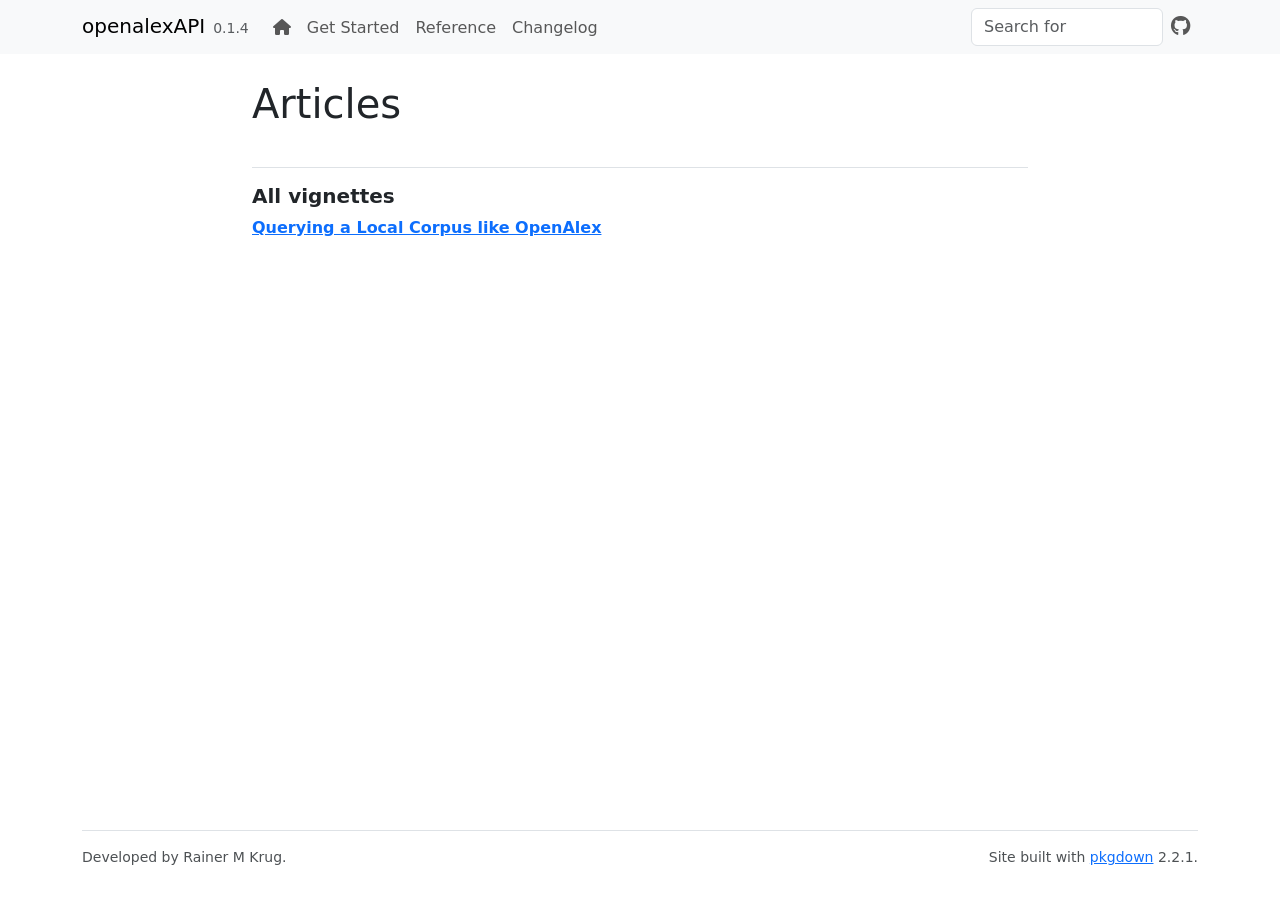
<file: articles/index.html>
<!DOCTYPE html>
<!-- Generated by pkgdown: do not edit by hand --><html lang="en"><head><meta charset="UTF-8"><meta http-equiv="X-UA-Compatible" content="IE=edge"><meta name="viewport" content="width=device-width, initial-scale=1, shrink-to-fit=no"><title>Articles • openalexAPI</title><script src="../deps/jquery-3.6.0/jquery-3.6.0.min.js"></script><meta name="viewport" content="width=device-width, initial-scale=1, shrink-to-fit=no"><link href="../deps/bootstrap-5.3.8/bootstrap.min.css" rel="stylesheet"><script src="../deps/bootstrap-5.3.8/bootstrap.bundle.min.js"></script><link href="../deps/font-awesome-6.5.2/css/all.min.css" rel="stylesheet"><link href="../deps/font-awesome-6.5.2/css/v4-shims.min.css" rel="stylesheet"><script src="../deps/headroom-0.11.0/headroom.min.js"></script><script src="../deps/headroom-0.11.0/jQuery.headroom.min.js"></script><script src="../deps/bootstrap-toc-1.0.1/bootstrap-toc.min.js"></script><script src="../deps/clipboard.js-2.0.11/clipboard.min.js"></script><script src="../deps/search-1.0.0/autocomplete.jquery.min.js"></script><script src="../deps/search-1.0.0/fuse.min.js"></script><script src="../deps/search-1.0.0/mark.min.js"></script><!-- pkgdown --><script src="../pkgdown.js"></script><meta property="og:title" content="Articles"></head><body>
    <a href="#main" class="visually-hidden-focusable">Skip to contents</a>


    <nav class="navbar navbar-expand-lg fixed-top bg-light" data-bs-theme="light" aria-label="Site navigation"><div class="container">

    <a class="navbar-brand me-2" href="../index.html">openalexAPI</a>

    <small class="nav-text text-muted me-auto" data-bs-toggle="tooltip" data-bs-placement="bottom" title="">0.1.4</small>


    <button class="navbar-toggler" type="button" data-bs-toggle="collapse" data-bs-target="#navbar" aria-controls="navbar" aria-expanded="false" aria-label="Toggle navigation">
      <span class="navbar-toggler-icon"></span>
    </button>

    <div id="navbar" class="collapse navbar-collapse ms-3">
      <ul class="navbar-nav me-auto"><li class="nav-item"><a class="nav-link" href="../index.html"><span class="fa fa-home"></span></a></li>
<li class="nav-item"><a class="nav-link" href="../articles/openalexAPI.html">Get Started</a></li>
<li class="nav-item"><a class="nav-link" href="../reference/index.html">Reference</a></li>
<li class="nav-item"><a class="nav-link" href="../news/index.html">Changelog</a></li>
      </ul><ul class="navbar-nav"><li class="nav-item"><form class="form-inline" role="search">
 <input class="form-control" type="search" name="search-input" id="search-input" autocomplete="off" aria-label="Search site" placeholder="Search for" data-search-index="../search.json"></form></li>
<li class="nav-item"><a class="external-link nav-link" href="https://github.com/openalexPro/openalexAPI/" aria-label="GitHub"><span class="fa fab fa-github fa-lg"></span></a></li>
      </ul></div>


  </div>
</nav><div class="container template-article-index">
<div class="row">
  <main id="main" class="col-md-9"><div class="page-header">

      <h1>Articles</h1>
    </div>

    <div class="section ">
      <h3>All vignettes</h3>
      <div class="section-desc"></div>

      <dl><dt><a href="openalexAPI.html">Querying a Local Corpus like OpenAlex</a></dt>
        <dd>
      </dd></dl></div>
  </main></div>


    <footer><div class="pkgdown-footer-left">
  <p>Developed by Rainer M Krug.</p>
</div>

<div class="pkgdown-footer-right">
  <p>Site built with <a href="https://pkgdown.r-lib.org/" class="external-link">pkgdown</a> 2.2.1.</p>
</div>

    </footer></div>





  </body></html>
</file>
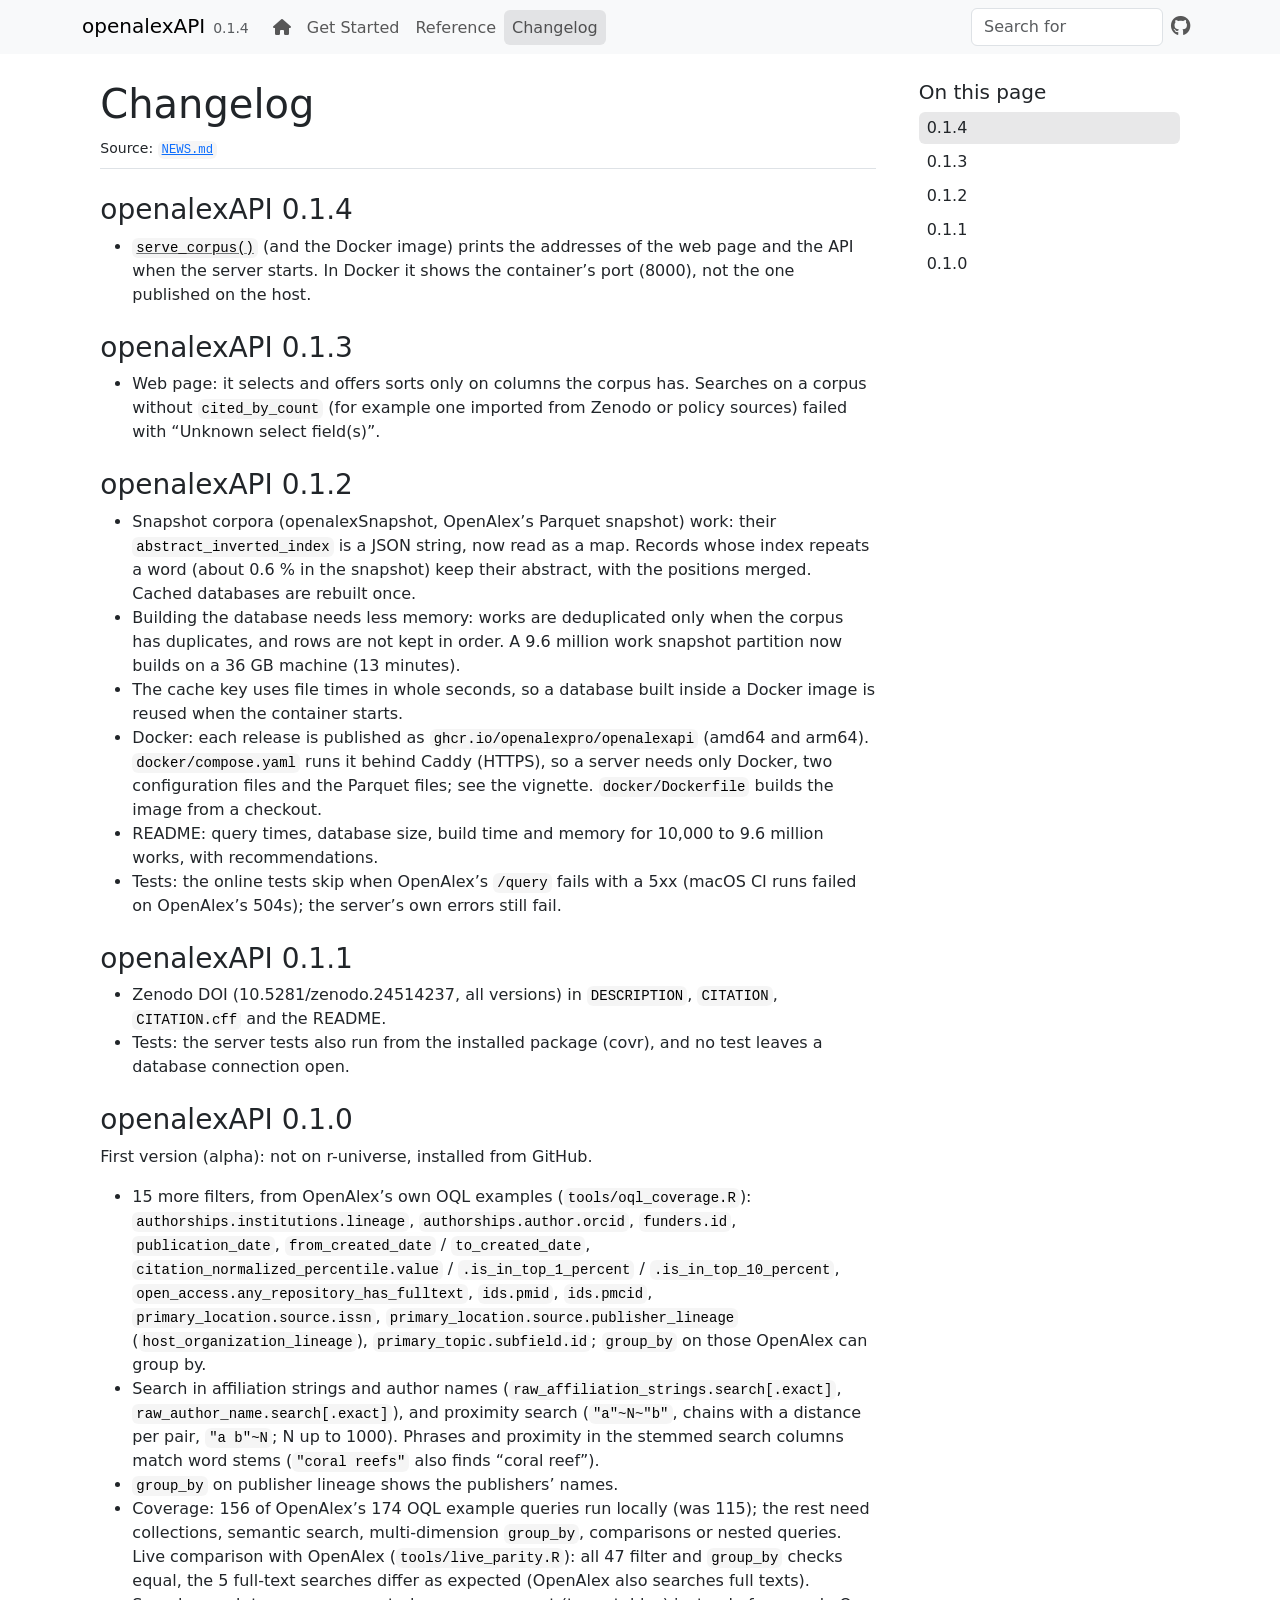
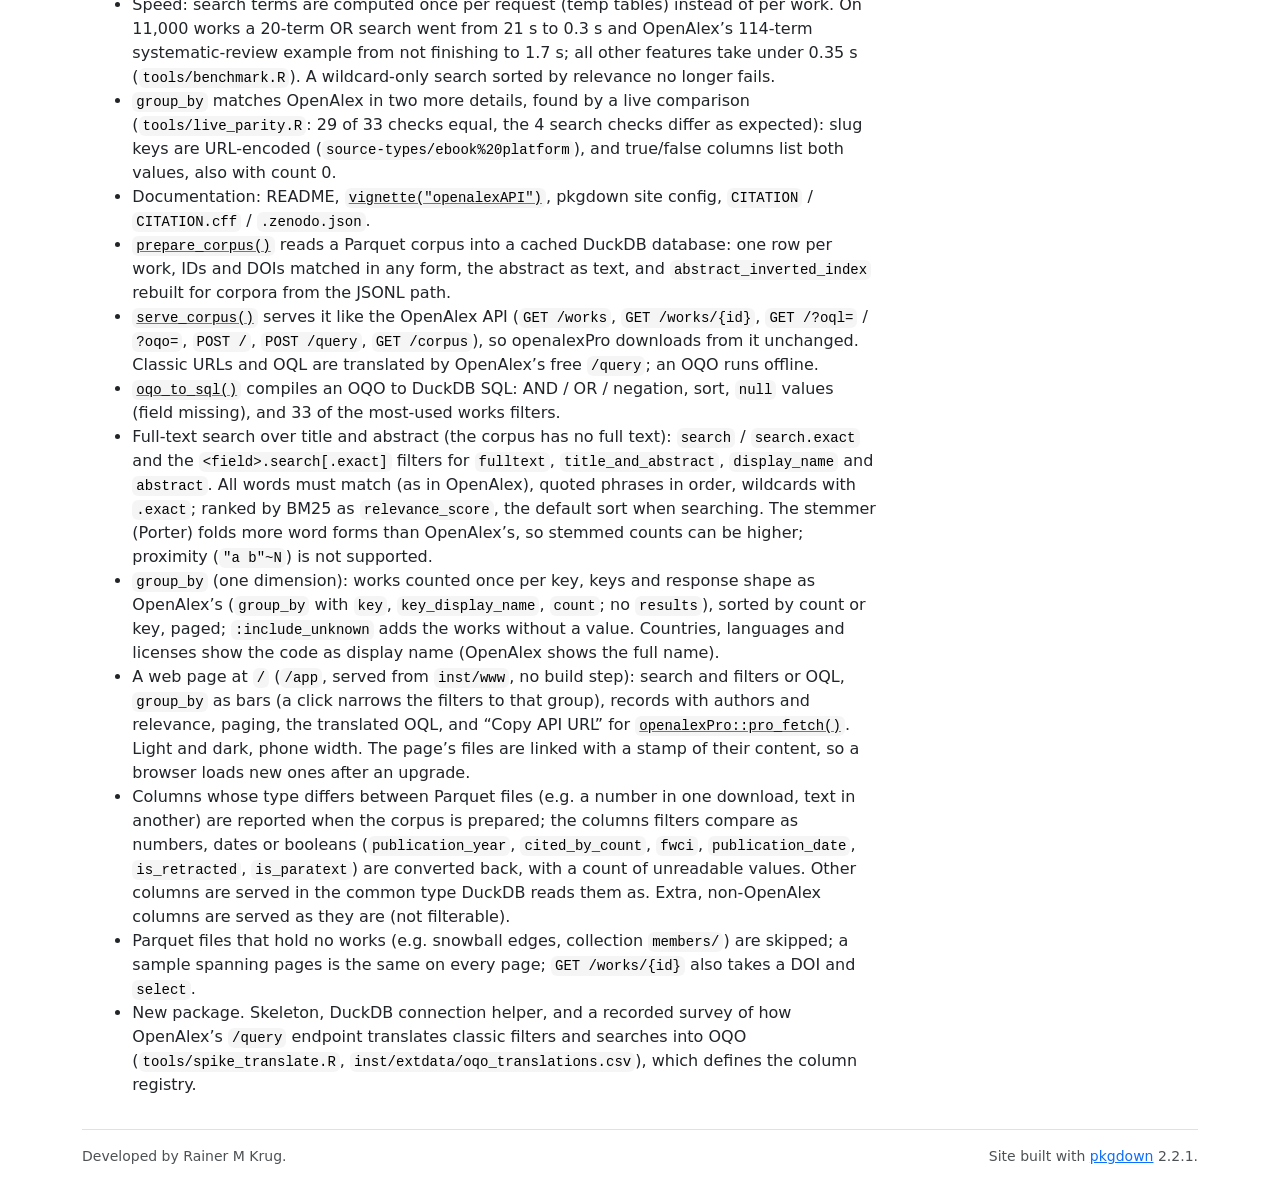
<file: news/index.html>
<!DOCTYPE html>
<!-- Generated by pkgdown: do not edit by hand --><html lang="en"><head><meta charset="UTF-8"><meta http-equiv="X-UA-Compatible" content="IE=edge"><meta name="viewport" content="width=device-width, initial-scale=1, shrink-to-fit=no"><title>Changelog • openalexAPI</title><script src="../deps/jquery-3.6.0/jquery-3.6.0.min.js"></script><meta name="viewport" content="width=device-width, initial-scale=1, shrink-to-fit=no"><link href="../deps/bootstrap-5.3.8/bootstrap.min.css" rel="stylesheet"><script src="../deps/bootstrap-5.3.8/bootstrap.bundle.min.js"></script><link href="../deps/font-awesome-6.5.2/css/all.min.css" rel="stylesheet"><link href="../deps/font-awesome-6.5.2/css/v4-shims.min.css" rel="stylesheet"><script src="../deps/headroom-0.11.0/headroom.min.js"></script><script src="../deps/headroom-0.11.0/jQuery.headroom.min.js"></script><script src="../deps/bootstrap-toc-1.0.1/bootstrap-toc.min.js"></script><script src="../deps/clipboard.js-2.0.11/clipboard.min.js"></script><script src="../deps/search-1.0.0/autocomplete.jquery.min.js"></script><script src="../deps/search-1.0.0/fuse.min.js"></script><script src="../deps/search-1.0.0/mark.min.js"></script><!-- pkgdown --><script src="../pkgdown.js"></script><meta property="og:title" content="Changelog"></head><body>
    <a href="#main" class="visually-hidden-focusable">Skip to contents</a>


    <nav class="navbar navbar-expand-lg fixed-top bg-light" data-bs-theme="light" aria-label="Site navigation"><div class="container">

    <a class="navbar-brand me-2" href="../index.html">openalexAPI</a>

    <small class="nav-text text-muted me-auto" data-bs-toggle="tooltip" data-bs-placement="bottom" title="">0.1.4</small>


    <button class="navbar-toggler" type="button" data-bs-toggle="collapse" data-bs-target="#navbar" aria-controls="navbar" aria-expanded="false" aria-label="Toggle navigation">
      <span class="navbar-toggler-icon"></span>
    </button>

    <div id="navbar" class="collapse navbar-collapse ms-3">
      <ul class="navbar-nav me-auto"><li class="nav-item"><a class="nav-link" href="../index.html"><span class="fa fa-home"></span></a></li>
<li class="nav-item"><a class="nav-link" href="../articles/openalexAPI.html">Get Started</a></li>
<li class="nav-item"><a class="nav-link" href="../reference/index.html">Reference</a></li>
<li class="active nav-item"><a class="nav-link" href="../news/index.html">Changelog</a></li>
      </ul><ul class="navbar-nav"><li class="nav-item"><form class="form-inline" role="search">
 <input class="form-control" type="search" name="search-input" id="search-input" autocomplete="off" aria-label="Search site" placeholder="Search for" data-search-index="../search.json"></form></li>
<li class="nav-item"><a class="external-link nav-link" href="https://github.com/openalexPro/openalexAPI/" aria-label="GitHub"><span class="fa fab fa-github fa-lg"></span></a></li>
      </ul></div>


  </div>
</nav><div class="container template-news">
<div class="row">
  <main id="main" class="col-md-9"><div class="page-header">

      <h1>Changelog</h1>
      <small>Source: <a href="https://github.com/openalexPro/openalexAPI/blob/v0.1.4/NEWS.md" class="external-link"><code>NEWS.md</code></a></small>
    </div>

    <div class="section level2">
<h2 class="pkg-version" data-toc-text="0.1.4" id="openalexapi-014">openalexAPI 0.1.4<a class="anchor" aria-label="anchor" href="#openalexapi-014"></a></h2>
<ul><li>
<code><a href="../reference/serve_corpus.html">serve_corpus()</a></code> (and the Docker image) prints the addresses of the web page and the API when the server starts. In Docker it shows the container’s port (8000), not the one published on the host.</li>
</ul></div>
    <div class="section level2">
<h2 class="pkg-version" data-toc-text="0.1.3" id="openalexapi-013">openalexAPI 0.1.3<a class="anchor" aria-label="anchor" href="#openalexapi-013"></a></h2>
<ul><li>Web page: it selects and offers sorts only on columns the corpus has. Searches on a corpus without <code>cited_by_count</code> (for example one imported from Zenodo or policy sources) failed with “Unknown select field(s)”.</li>
</ul></div>
    <div class="section level2">
<h2 class="pkg-version" data-toc-text="0.1.2" id="openalexapi-012">openalexAPI 0.1.2<a class="anchor" aria-label="anchor" href="#openalexapi-012"></a></h2>
<ul><li>Snapshot corpora (openalexSnapshot, OpenAlex’s Parquet snapshot) work: their <code>abstract_inverted_index</code> is a JSON string, now read as a map. Records whose index repeats a word (about 0.6 % in the snapshot) keep their abstract, with the positions merged. Cached databases are rebuilt once.</li>
<li>Building the database needs less memory: works are deduplicated only when the corpus has duplicates, and rows are not kept in order. A 9.6 million work snapshot partition now builds on a 36 GB machine (13 minutes).</li>
<li>The cache key uses file times in whole seconds, so a database built inside a Docker image is reused when the container starts.</li>
<li>Docker: each release is published as <code>ghcr.io/openalexpro/openalexapi</code> (amd64 and arm64). <code>docker/compose.yaml</code> runs it behind Caddy (HTTPS), so a server needs only Docker, two configuration files and the Parquet files; see the vignette. <code>docker/Dockerfile</code> builds the image from a checkout.</li>
<li>README: query times, database size, build time and memory for 10,000 to 9.6 million works, with recommendations.</li>
<li>Tests: the online tests skip when OpenAlex’s <code>/query</code> fails with a 5xx (macOS CI runs failed on OpenAlex’s 504s); the server’s own errors still fail.</li>
</ul></div>
    <div class="section level2">
<h2 class="pkg-version" data-toc-text="0.1.1" id="openalexapi-011">openalexAPI 0.1.1<a class="anchor" aria-label="anchor" href="#openalexapi-011"></a></h2>
<ul><li>Zenodo DOI (10.5281/zenodo.24514237, all versions) in <code>DESCRIPTION</code>, <code>CITATION</code>, <code>CITATION.cff</code> and the README.</li>
<li>Tests: the server tests also run from the installed package (covr), and no test leaves a database connection open.</li>
</ul></div>
    <div class="section level2">
<h2 class="pkg-version" data-toc-text="0.1.0" id="openalexapi-010">openalexAPI 0.1.0<a class="anchor" aria-label="anchor" href="#openalexapi-010"></a></h2>
<p>First version (alpha): not on r-universe, installed from GitHub.</p>
<ul><li>15 more filters, from OpenAlex’s own OQL examples (<code>tools/oql_coverage.R</code>): <code>authorships.institutions.lineage</code>, <code>authorships.author.orcid</code>, <code>funders.id</code>, <code>publication_date</code>, <code>from_created_date</code> / <code>to_created_date</code>, <code>citation_normalized_percentile.value</code> / <code>.is_in_top_1_percent</code> / <code>.is_in_top_10_percent</code>, <code>open_access.any_repository_has_fulltext</code>, <code>ids.pmid</code>, <code>ids.pmcid</code>, <code>primary_location.source.issn</code>, <code>primary_location.source.publisher_lineage</code> (<code>host_organization_lineage</code>), <code>primary_topic.subfield.id</code>; <code>group_by</code> on those OpenAlex can group by.</li>
<li>Search in affiliation strings and author names (<code>raw_affiliation_strings.search[.exact]</code>, <code>raw_author_name.search[.exact]</code>), and proximity search (<code>"a"~N~"b"</code>, chains with a distance per pair, <code>"a b"~N</code>; N up to 1000). Phrases and proximity in the stemmed search columns match word stems (<code>"coral reefs"</code> also finds “coral reef”).</li>
<li>
<code>group_by</code> on publisher lineage shows the publishers’ names.</li>
<li>Coverage: 156 of OpenAlex’s 174 OQL example queries run locally (was 115); the rest need collections, semantic search, multi-dimension <code>group_by</code>, comparisons or nested queries. Live comparison with OpenAlex (<code>tools/live_parity.R</code>): all 47 filter and <code>group_by</code> checks equal, the 5 full-text searches differ as expected (OpenAlex also searches full texts).</li>
<li>Speed: search terms are computed once per request (temp tables) instead of per work. On 11,000 works a 20-term OR search went from 21 s to 0.3 s and OpenAlex’s 114-term systematic-review example from not finishing to 1.7 s; all other features take under 0.35 s (<code>tools/benchmark.R</code>). A wildcard-only search sorted by relevance no longer fails.</li>
<li>
<code>group_by</code> matches OpenAlex in two more details, found by a live comparison (<code>tools/live_parity.R</code>: 29 of 33 checks equal, the 4 search checks differ as expected): slug keys are URL-encoded (<code>source-types/ebook%20platform</code>), and true/false columns list both values, also with count 0.</li>
<li>Documentation: README, <code><a href="../articles/openalexAPI.html">vignette("openalexAPI")</a></code>, pkgdown site config, <code>CITATION</code> / <code>CITATION.cff</code> / <code>.zenodo.json</code>.</li>
<li>
<code><a href="../reference/prepare_corpus.html">prepare_corpus()</a></code> reads a Parquet corpus into a cached DuckDB database: one row per work, IDs and DOIs matched in any form, the abstract as text, and <code>abstract_inverted_index</code> rebuilt for corpora from the JSONL path.</li>
<li>
<code><a href="../reference/serve_corpus.html">serve_corpus()</a></code> serves it like the OpenAlex API (<code>GET /works</code>, <code>GET /works/{id}</code>, <code>GET /?oql=</code> / <code>?oqo=</code>, <code>POST /</code>, <code>POST /query</code>, <code>GET /corpus</code>), so openalexPro downloads from it unchanged. Classic URLs and OQL are translated by OpenAlex’s free <code>/query</code>; an OQO runs offline.</li>
<li>
<code><a href="../reference/oqo_to_sql.html">oqo_to_sql()</a></code> compiles an OQO to DuckDB SQL: AND / OR / negation, sort, <code>null</code> values (field missing), and 33 of the most-used works filters.</li>
<li>Full-text search over title and abstract (the corpus has no full text): <code>search</code> / <code>search.exact</code> and the <code>&lt;field&gt;.search[.exact]</code> filters for <code>fulltext</code>, <code>title_and_abstract</code>, <code>display_name</code> and <code>abstract</code>. All words must match (as in OpenAlex), quoted phrases in order, wildcards with <code>.exact</code>; ranked by BM25 as <code>relevance_score</code>, the default sort when searching. The stemmer (Porter) folds more word forms than OpenAlex’s, so stemmed counts can be higher; proximity (<code>"a b"~N</code>) is not supported.</li>
<li>
<code>group_by</code> (one dimension): works counted once per key, keys and response shape as OpenAlex’s (<code>group_by</code> with <code>key</code>, <code>key_display_name</code>, <code>count</code>; no <code>results</code>), sorted by count or key, paged; <code>:include_unknown</code> adds the works without a value. Countries, languages and licenses show the code as display name (OpenAlex shows the full name).</li>
<li>A web page at <code>/</code> (<code>/app</code>, served from <code>inst/www</code>, no build step): search and filters or OQL, <code>group_by</code> as bars (a click narrows the filters to that group), records with authors and relevance, paging, the translated OQL, and “Copy API URL” for <code><a href="https://openalexpro.github.io/openalexPro/reference/pro_fetch.html" class="external-link">openalexPro::pro_fetch()</a></code>. Light and dark, phone width. The page’s files are linked with a stamp of their content, so a browser loads new ones after an upgrade.</li>
<li>Columns whose type differs between Parquet files (e.g. a number in one download, text in another) are reported when the corpus is prepared; the columns filters compare as numbers, dates or booleans (<code>publication_year</code>, <code>cited_by_count</code>, <code>fwci</code>, <code>publication_date</code>, <code>is_retracted</code>, <code>is_paratext</code>) are converted back, with a count of unreadable values. Other columns are served in the common type DuckDB reads them as. Extra, non-OpenAlex columns are served as they are (not filterable).</li>
<li>Parquet files that hold no works (e.g. snowball edges, collection <code>members/</code>) are skipped; a sample spanning pages is the same on every page; <code>GET /works/{id}</code> also takes a DOI and <code>select</code>.</li>
<li>New package. Skeleton, DuckDB connection helper, and a recorded survey of how OpenAlex’s <code>/query</code> endpoint translates classic filters and searches into OQO (<code>tools/spike_translate.R</code>, <code>inst/extdata/oqo_translations.csv</code>), which defines the column registry.</li>
</ul></div>
  </main><aside class="col-md-3"><nav id="toc" aria-label="Table of contents"><h2>On this page</h2>
    </nav></aside></div>


    <footer><div class="pkgdown-footer-left">
  <p>Developed by Rainer M Krug.</p>
</div>

<div class="pkgdown-footer-right">
  <p>Site built with <a href="https://pkgdown.r-lib.org/" class="external-link">pkgdown</a> 2.2.1.</p>
</div>

    </footer></div>





  </body></html>
</file>
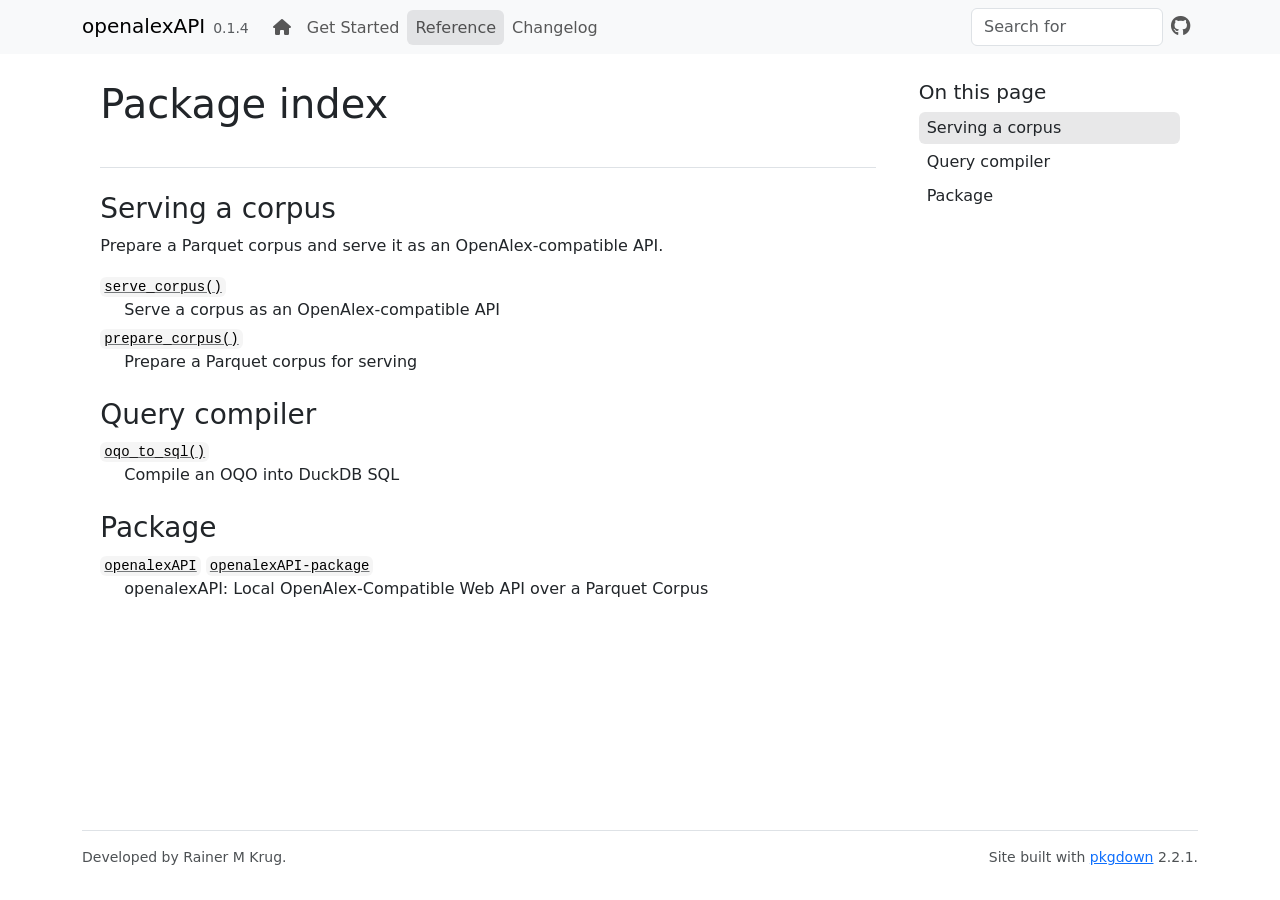
<file: reference/index.html>
<!DOCTYPE html>
<!-- Generated by pkgdown: do not edit by hand --><html lang="en"><head><meta charset="UTF-8"><meta http-equiv="X-UA-Compatible" content="IE=edge"><meta name="viewport" content="width=device-width, initial-scale=1, shrink-to-fit=no"><title>Package index • openalexAPI</title><script src="../deps/jquery-3.6.0/jquery-3.6.0.min.js"></script><meta name="viewport" content="width=device-width, initial-scale=1, shrink-to-fit=no"><link href="../deps/bootstrap-5.3.8/bootstrap.min.css" rel="stylesheet"><script src="../deps/bootstrap-5.3.8/bootstrap.bundle.min.js"></script><link href="../deps/font-awesome-6.5.2/css/all.min.css" rel="stylesheet"><link href="../deps/font-awesome-6.5.2/css/v4-shims.min.css" rel="stylesheet"><script src="../deps/headroom-0.11.0/headroom.min.js"></script><script src="../deps/headroom-0.11.0/jQuery.headroom.min.js"></script><script src="../deps/bootstrap-toc-1.0.1/bootstrap-toc.min.js"></script><script src="../deps/clipboard.js-2.0.11/clipboard.min.js"></script><script src="../deps/search-1.0.0/autocomplete.jquery.min.js"></script><script src="../deps/search-1.0.0/fuse.min.js"></script><script src="../deps/search-1.0.0/mark.min.js"></script><!-- pkgdown --><script src="../pkgdown.js"></script><meta property="og:title" content="Package index"></head><body>
    <a href="#main" class="visually-hidden-focusable">Skip to contents</a>


    <nav class="navbar navbar-expand-lg fixed-top bg-light" data-bs-theme="light" aria-label="Site navigation"><div class="container">

    <a class="navbar-brand me-2" href="../index.html">openalexAPI</a>

    <small class="nav-text text-muted me-auto" data-bs-toggle="tooltip" data-bs-placement="bottom" title="">0.1.4</small>


    <button class="navbar-toggler" type="button" data-bs-toggle="collapse" data-bs-target="#navbar" aria-controls="navbar" aria-expanded="false" aria-label="Toggle navigation">
      <span class="navbar-toggler-icon"></span>
    </button>

    <div id="navbar" class="collapse navbar-collapse ms-3">
      <ul class="navbar-nav me-auto"><li class="nav-item"><a class="nav-link" href="../index.html"><span class="fa fa-home"></span></a></li>
<li class="nav-item"><a class="nav-link" href="../articles/openalexAPI.html">Get Started</a></li>
<li class="active nav-item"><a class="nav-link" href="../reference/index.html">Reference</a></li>
<li class="nav-item"><a class="nav-link" href="../news/index.html">Changelog</a></li>
      </ul><ul class="navbar-nav"><li class="nav-item"><form class="form-inline" role="search">
 <input class="form-control" type="search" name="search-input" id="search-input" autocomplete="off" aria-label="Search site" placeholder="Search for" data-search-index="../search.json"></form></li>
<li class="nav-item"><a class="external-link nav-link" href="https://github.com/openalexPro/openalexAPI/" aria-label="GitHub"><span class="fa fab fa-github fa-lg"></span></a></li>
      </ul></div>


  </div>
</nav><div class="container template-reference-index">
<div class="row">
  <main id="main" class="col-md-9"><div class="page-header">

      <h1>Package index</h1>
    </div>

    <div class="section level2">
      <h2 id="serving-a-corpus">Serving a corpus<a class="anchor" aria-label="anchor" href="#serving-a-corpus"></a></h2>

      <div class="section-desc"><p>Prepare a Parquet corpus and serve it as an OpenAlex-compatible API.</p></div>

      <dl></dl></div><div class="section level2">




      <dl><dt>

          <code><a href="serve_corpus.html">serve_corpus()</a></code>

        </dt>
        <dd>Serve a corpus as an OpenAlex-compatible API</dd>

        <dt>

          <code><a href="prepare_corpus.html">prepare_corpus()</a></code>

        </dt>
        <dd>Prepare a Parquet corpus for serving</dd>
      </dl></div><div class="section level2">
      <h2 id="query-compiler">Query compiler<a class="anchor" aria-label="anchor" href="#query-compiler"></a></h2>



      <dl></dl></div><div class="section level2">




      <dl><dt>

          <code><a href="oqo_to_sql.html">oqo_to_sql()</a></code>

        </dt>
        <dd>Compile an OQO into DuckDB SQL</dd>
      </dl></div><div class="section level2">
      <h2 id="package">Package<a class="anchor" aria-label="anchor" href="#package"></a></h2>



      <dl></dl></div><div class="section level2">




      <dl><dt>

          <code><a href="openalexAPI-package.html">openalexAPI</a></code> <code><a href="openalexAPI-package.html">openalexAPI-package</a></code>

        </dt>
        <dd>openalexAPI: Local OpenAlex-Compatible Web API over a Parquet Corpus</dd>
      </dl></div>
  </main><aside class="col-md-3"><nav id="toc" aria-label="Table of contents"><h2>On this page</h2>
    </nav></aside></div>


    <footer><div class="pkgdown-footer-left">
  <p>Developed by Rainer M Krug.</p>
</div>

<div class="pkgdown-footer-right">
  <p>Site built with <a href="https://pkgdown.r-lib.org/" class="external-link">pkgdown</a> 2.2.1.</p>
</div>

    </footer></div>





  </body></html>
</file>
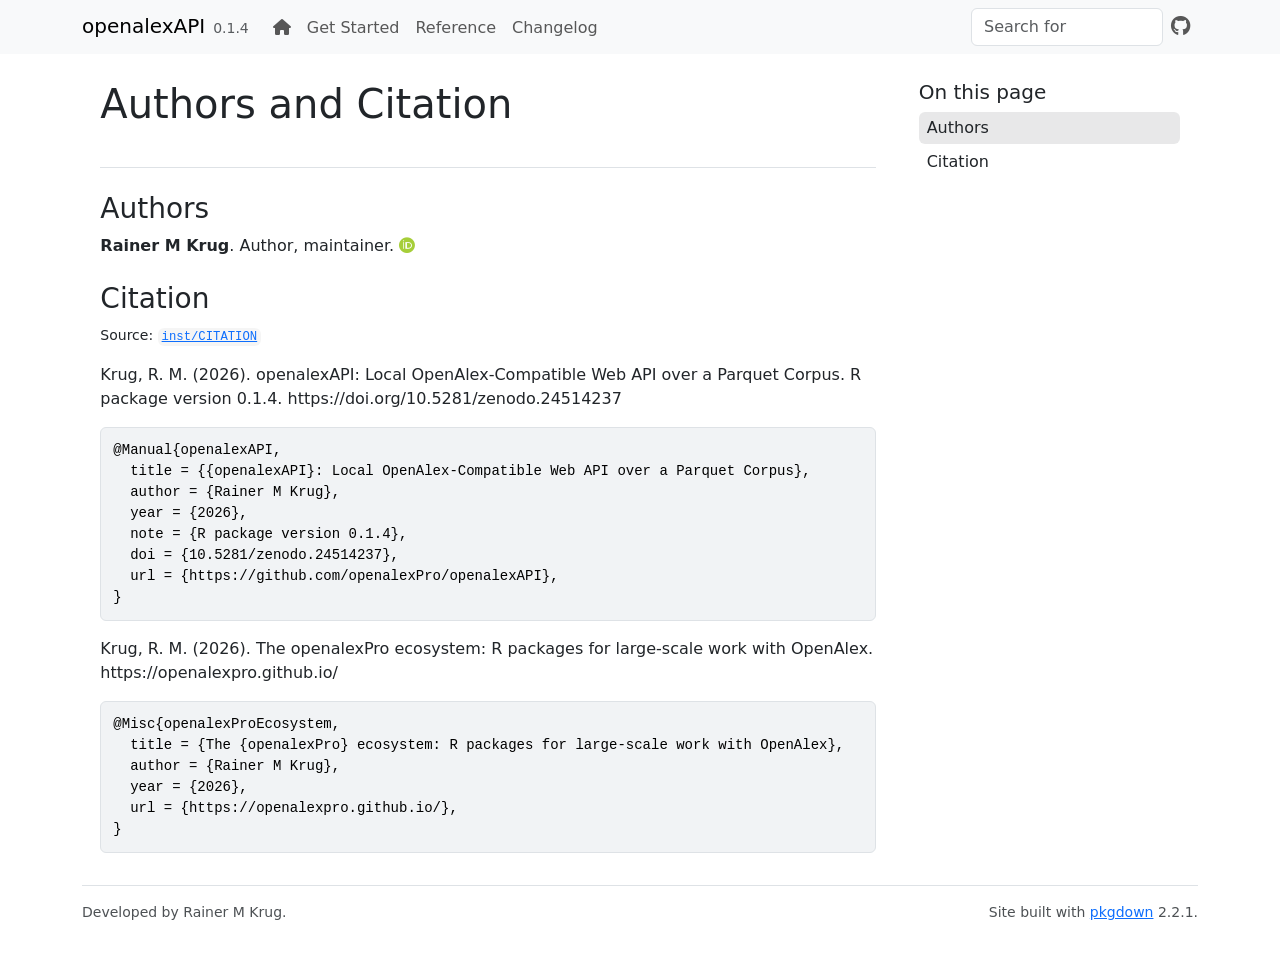
<file: authors.html>
<!DOCTYPE html>
<!-- Generated by pkgdown: do not edit by hand --><html lang="en"><head><meta charset="UTF-8"><meta http-equiv="X-UA-Compatible" content="IE=edge"><meta name="viewport" content="width=device-width, initial-scale=1, shrink-to-fit=no"><title>Authors and Citation • openalexAPI</title><script src="deps/jquery-3.6.0/jquery-3.6.0.min.js"></script><meta name="viewport" content="width=device-width, initial-scale=1, shrink-to-fit=no"><link href="deps/bootstrap-5.3.8/bootstrap.min.css" rel="stylesheet"><script src="deps/bootstrap-5.3.8/bootstrap.bundle.min.js"></script><link href="deps/font-awesome-6.5.2/css/all.min.css" rel="stylesheet"><link href="deps/font-awesome-6.5.2/css/v4-shims.min.css" rel="stylesheet"><script src="deps/headroom-0.11.0/headroom.min.js"></script><script src="deps/headroom-0.11.0/jQuery.headroom.min.js"></script><script src="deps/bootstrap-toc-1.0.1/bootstrap-toc.min.js"></script><script src="deps/clipboard.js-2.0.11/clipboard.min.js"></script><script src="deps/search-1.0.0/autocomplete.jquery.min.js"></script><script src="deps/search-1.0.0/fuse.min.js"></script><script src="deps/search-1.0.0/mark.min.js"></script><!-- pkgdown --><script src="pkgdown.js"></script><meta property="og:title" content="Authors and Citation"></head><body>
    <a href="#main" class="visually-hidden-focusable">Skip to contents</a>


    <nav class="navbar navbar-expand-lg fixed-top bg-light" data-bs-theme="light" aria-label="Site navigation"><div class="container">

    <a class="navbar-brand me-2" href="index.html">openalexAPI</a>

    <small class="nav-text text-muted me-auto" data-bs-toggle="tooltip" data-bs-placement="bottom" title="">0.1.4</small>


    <button class="navbar-toggler" type="button" data-bs-toggle="collapse" data-bs-target="#navbar" aria-controls="navbar" aria-expanded="false" aria-label="Toggle navigation">
      <span class="navbar-toggler-icon"></span>
    </button>

    <div id="navbar" class="collapse navbar-collapse ms-3">
      <ul class="navbar-nav me-auto"><li class="nav-item"><a class="nav-link" href="index.html"><span class="fa fa-home"></span></a></li>
<li class="nav-item"><a class="nav-link" href="articles/openalexAPI.html">Get Started</a></li>
<li class="nav-item"><a class="nav-link" href="reference/index.html">Reference</a></li>
<li class="nav-item"><a class="nav-link" href="news/index.html">Changelog</a></li>
      </ul><ul class="navbar-nav"><li class="nav-item"><form class="form-inline" role="search">
 <input class="form-control" type="search" name="search-input" id="search-input" autocomplete="off" aria-label="Search site" placeholder="Search for" data-search-index="search.json"></form></li>
<li class="nav-item"><a class="external-link nav-link" href="https://github.com/openalexPro/openalexAPI/" aria-label="GitHub"><span class="fa fab fa-github fa-lg"></span></a></li>
      </ul></div>


  </div>
</nav><div class="container template-citation-authors">
<div class="row">
  <main id="main" class="col-md-9"><div class="page-header">

      <h1>Authors and Citation</h1>
    </div>

    <div class="section level2">
      <h2>Authors</h2>

      <ul class="list-unstyled"><li>
          <p><strong>Rainer M Krug</strong>. Author, maintainer. <a href="https://orcid.org/0000-0002-7490-0066" target="orcid.widget" aria-label="ORCID" class="external-link"><span class="fab fa-orcid orcid" aria-hidden="true"></span></a>
          </p>
        </li>
      </ul></div>

    <div class="section level2">
      <h2 id="citation">Citation</h2>
      <p><small class="dont-index">Source: <a href="https://github.com/openalexPro/openalexAPI/blob/v0.1.4/inst/CITATION" class="external-link"><code>inst/CITATION</code></a></small></p>

      <p>Krug, R. M. (2026). openalexAPI: Local OpenAlex-Compatible Web API over a Parquet Corpus. R package version 0.1.4. https://doi.org/10.5281/zenodo.24514237</p>
      <pre>@Manual{openalexAPI,
  title = {{openalexAPI}: Local OpenAlex-Compatible Web API over a Parquet Corpus},
  author = {Rainer M Krug},
  year = {2026},
  note = {R package version 0.1.4},
  doi = {10.5281/zenodo.24514237},
  url = {https://github.com/openalexPro/openalexAPI},
}</pre>
      <p>Krug, R. M. (2026). The openalexPro ecosystem: R packages for large-scale work with OpenAlex. https://openalexpro.github.io/</p>
      <pre>@Misc{openalexProEcosystem,
  title = {The {openalexPro} ecosystem: R packages for large-scale work with OpenAlex},
  author = {Rainer M Krug},
  year = {2026},
  url = {https://openalexpro.github.io/},
}</pre>
    </div>

  </main><aside class="col-md-3"><nav id="toc" aria-label="Table of contents"><h2>On this page</h2>
    </nav></aside></div>


    <footer><div class="pkgdown-footer-left">
  <p>Developed by Rainer M Krug.</p>
</div>

<div class="pkgdown-footer-right">
  <p>Site built with <a href="https://pkgdown.r-lib.org/" class="external-link">pkgdown</a> 2.2.1.</p>
</div>

    </footer></div>





  </body></html>
</file>
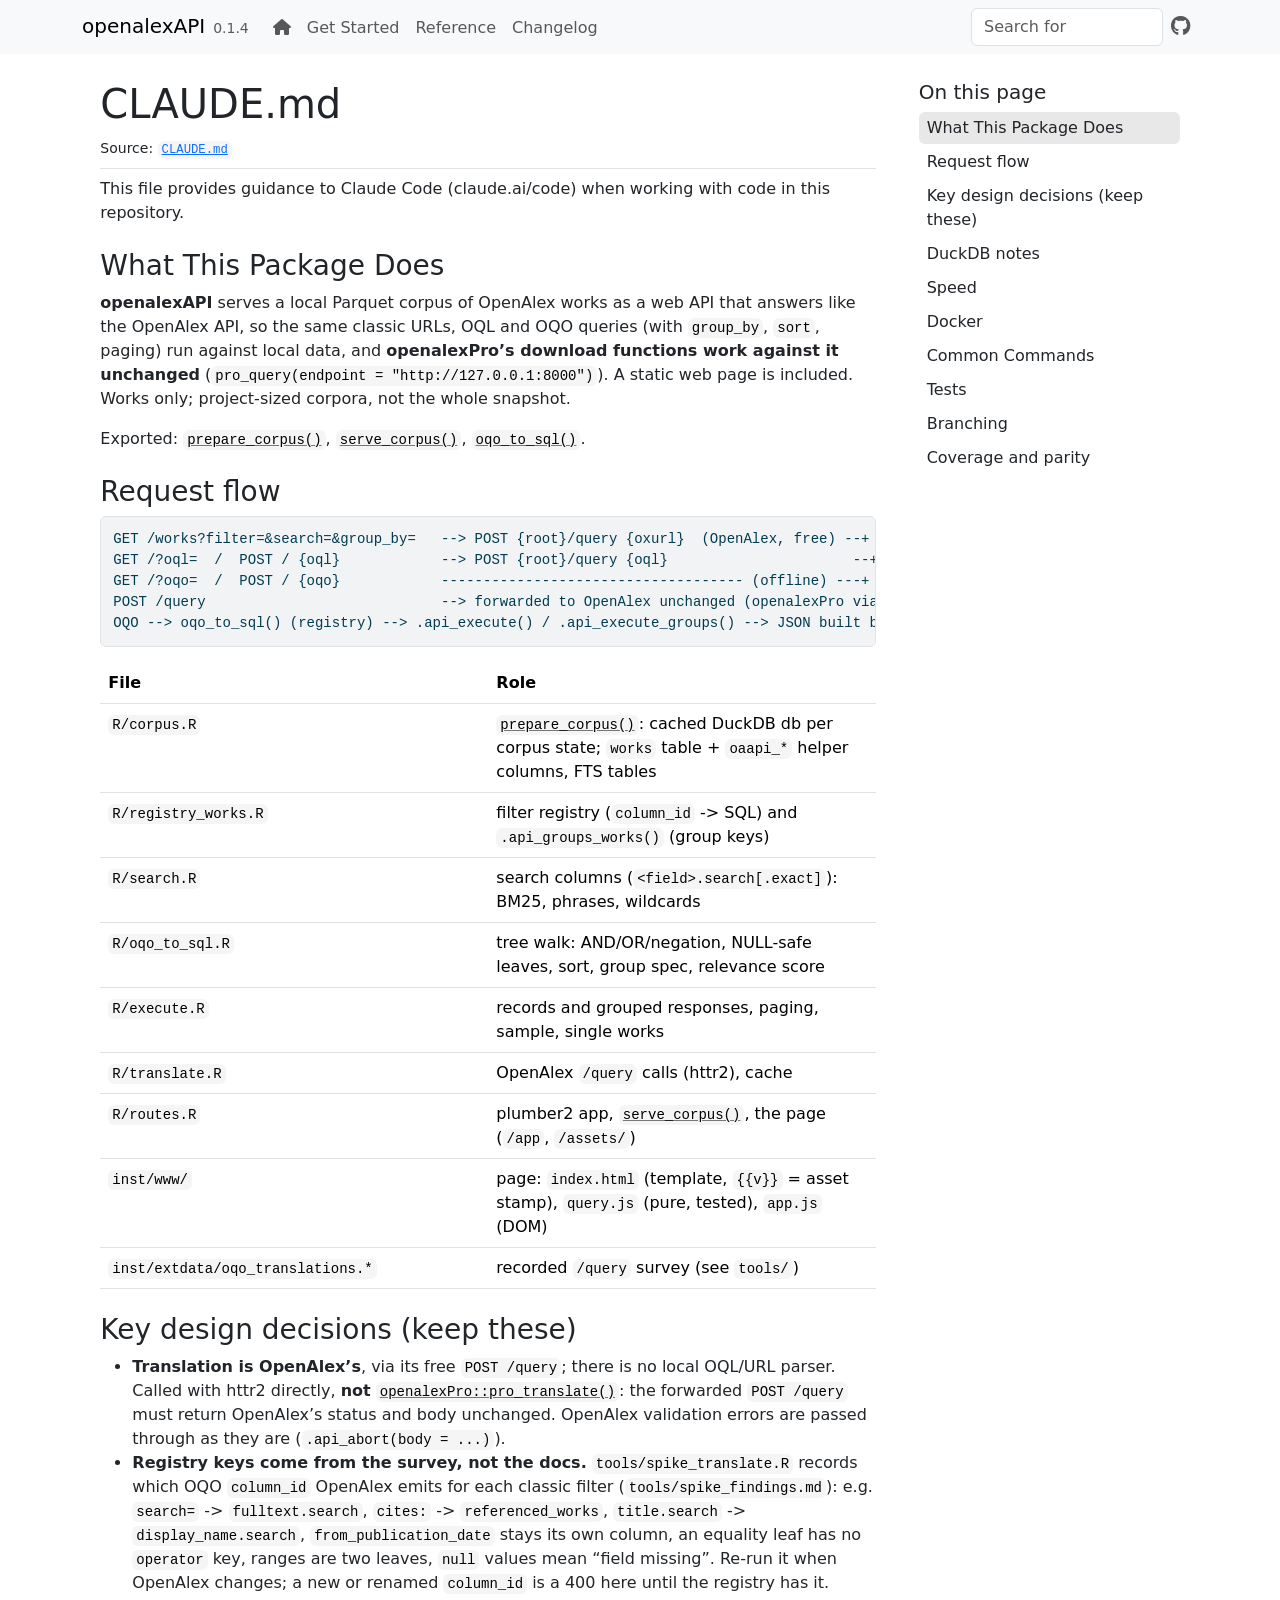
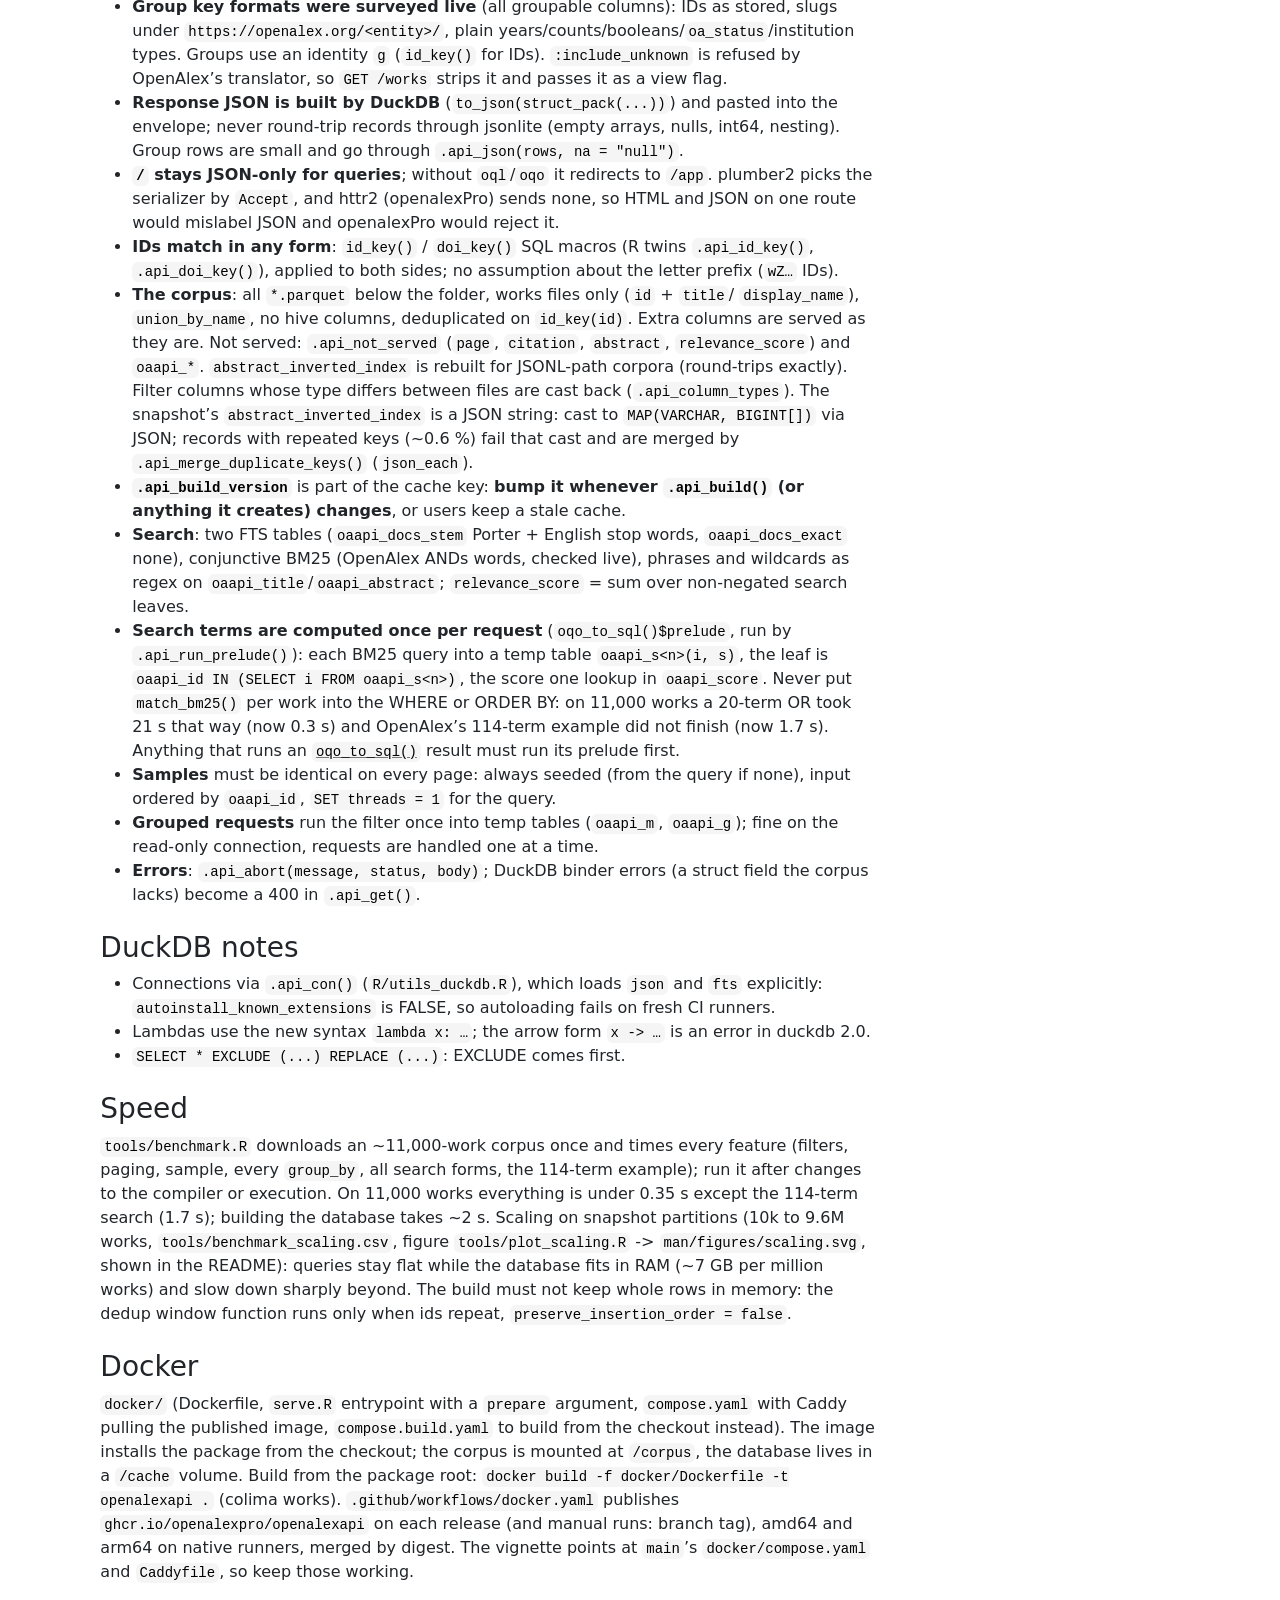
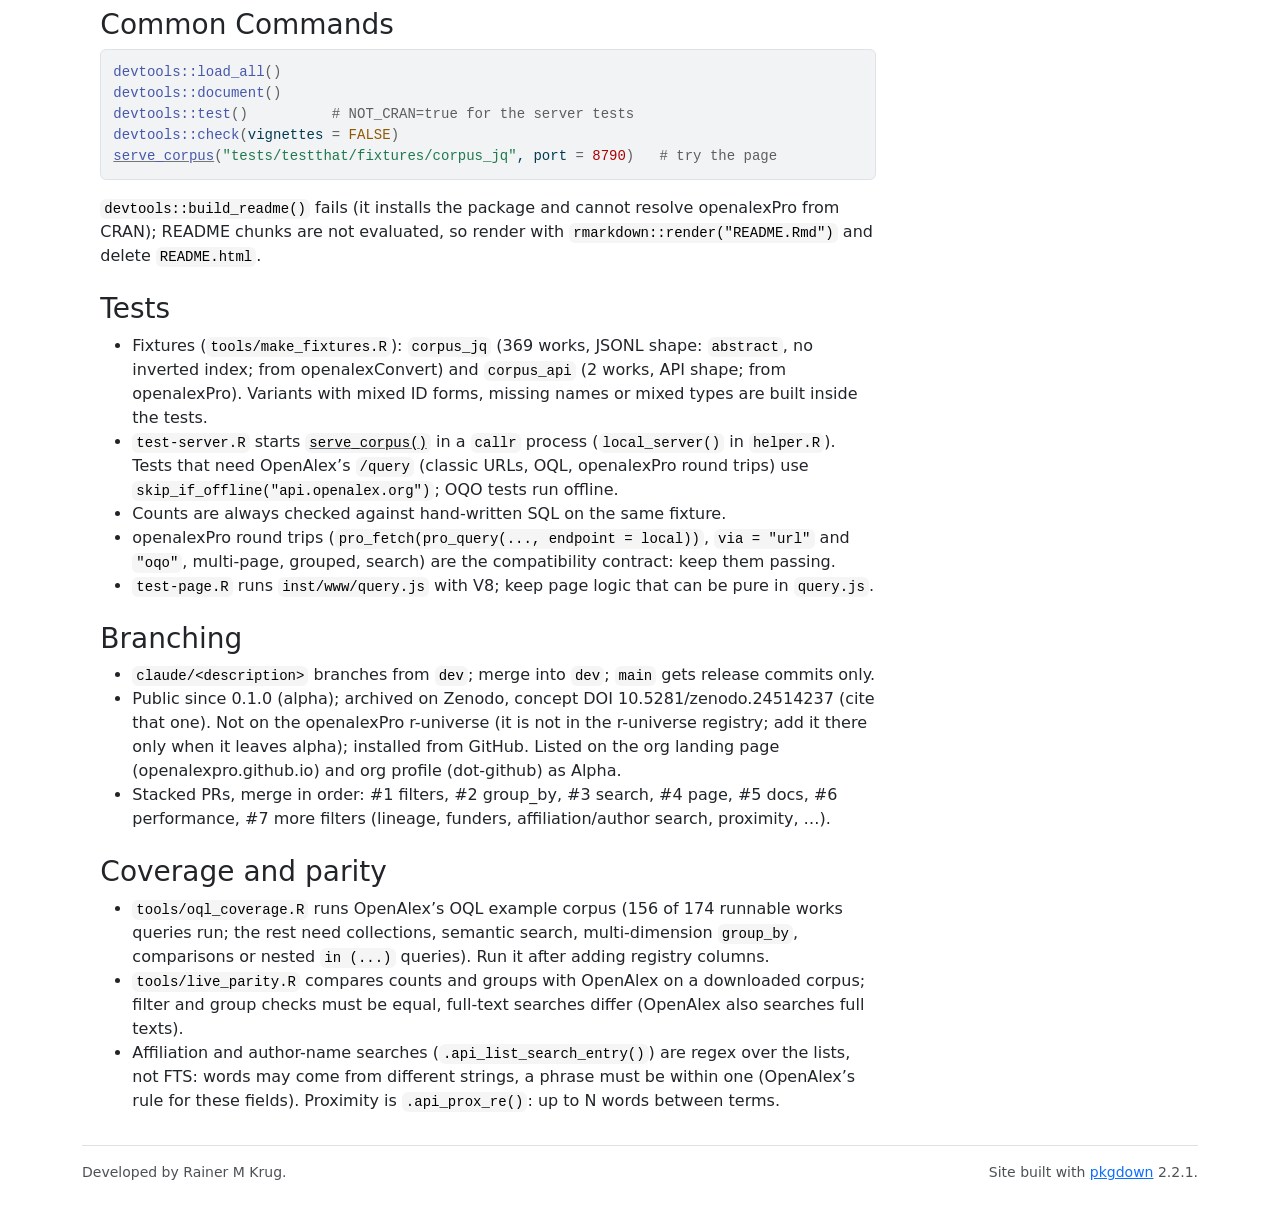
<file: CLAUDE.html>
<!DOCTYPE html>
<!-- Generated by pkgdown: do not edit by hand --><html lang="en"><head><meta charset="UTF-8"><meta http-equiv="X-UA-Compatible" content="IE=edge"><meta name="viewport" content="width=device-width, initial-scale=1, shrink-to-fit=no"><title>CLAUDE.md • openalexAPI</title><script src="deps/jquery-3.6.0/jquery-3.6.0.min.js"></script><meta name="viewport" content="width=device-width, initial-scale=1, shrink-to-fit=no"><link href="deps/bootstrap-5.3.8/bootstrap.min.css" rel="stylesheet"><script src="deps/bootstrap-5.3.8/bootstrap.bundle.min.js"></script><link href="deps/font-awesome-6.5.2/css/all.min.css" rel="stylesheet"><link href="deps/font-awesome-6.5.2/css/v4-shims.min.css" rel="stylesheet"><script src="deps/headroom-0.11.0/headroom.min.js"></script><script src="deps/headroom-0.11.0/jQuery.headroom.min.js"></script><script src="deps/bootstrap-toc-1.0.1/bootstrap-toc.min.js"></script><script src="deps/clipboard.js-2.0.11/clipboard.min.js"></script><script src="deps/search-1.0.0/autocomplete.jquery.min.js"></script><script src="deps/search-1.0.0/fuse.min.js"></script><script src="deps/search-1.0.0/mark.min.js"></script><!-- pkgdown --><script src="pkgdown.js"></script><meta property="og:title" content="CLAUDE.md"></head><body>
    <a href="#main" class="visually-hidden-focusable">Skip to contents</a>


    <nav class="navbar navbar-expand-lg fixed-top bg-light" data-bs-theme="light" aria-label="Site navigation"><div class="container">

    <a class="navbar-brand me-2" href="index.html">openalexAPI</a>

    <small class="nav-text text-muted me-auto" data-bs-toggle="tooltip" data-bs-placement="bottom" title="">0.1.4</small>


    <button class="navbar-toggler" type="button" data-bs-toggle="collapse" data-bs-target="#navbar" aria-controls="navbar" aria-expanded="false" aria-label="Toggle navigation">
      <span class="navbar-toggler-icon"></span>
    </button>

    <div id="navbar" class="collapse navbar-collapse ms-3">
      <ul class="navbar-nav me-auto"><li class="nav-item"><a class="nav-link" href="index.html"><span class="fa fa-home"></span></a></li>
<li class="nav-item"><a class="nav-link" href="articles/openalexAPI.html">Get Started</a></li>
<li class="nav-item"><a class="nav-link" href="reference/index.html">Reference</a></li>
<li class="nav-item"><a class="nav-link" href="news/index.html">Changelog</a></li>
      </ul><ul class="navbar-nav"><li class="nav-item"><form class="form-inline" role="search">
 <input class="form-control" type="search" name="search-input" id="search-input" autocomplete="off" aria-label="Search site" placeholder="Search for" data-search-index="search.json"></form></li>
<li class="nav-item"><a class="external-link nav-link" href="https://github.com/openalexPro/openalexAPI/" aria-label="GitHub"><span class="fa fab fa-github fa-lg"></span></a></li>
      </ul></div>


  </div>
</nav><div class="container template-title-body">
<div class="row">
  <main id="main" class="col-md-9"><div class="page-header">

      <h1>CLAUDE.md</h1>
      <small class="dont-index">Source: <a href="https://github.com/openalexPro/openalexAPI/blob/v0.1.4/CLAUDE.md" class="external-link"><code>CLAUDE.md</code></a></small>
    </div>

<div id="claudemd" class="section level1">

<p>This file provides guidance to Claude Code (claude.ai/code) when working with code in this repository.</p>
<div class="section level2">
<h2 id="what-this-package-does">What This Package Does<a class="anchor" aria-label="anchor" href="#what-this-package-does"></a></h2>
<p><strong>openalexAPI</strong> serves a local Parquet corpus of OpenAlex works as a web API that answers like the OpenAlex API, so the same classic URLs, OQL and OQO queries (with <code>group_by</code>, <code>sort</code>, paging) run against local data, and <strong>openalexPro’s download functions work against it unchanged</strong> (<code>pro_query(endpoint = "http://127.0.0.1:8000")</code>). A static web page is included. Works only; project-sized corpora, not the whole snapshot.</p>
<p>Exported: <code><a href="reference/prepare_corpus.html">prepare_corpus()</a></code>, <code><a href="reference/serve_corpus.html">serve_corpus()</a></code>, <code><a href="reference/oqo_to_sql.html">oqo_to_sql()</a></code>.</p>
</div>
<div class="section level2">
<h2 id="request-flow">Request flow<a class="anchor" aria-label="anchor" href="#request-flow"></a></h2>
<pre><code>GET /works?filter=&amp;search=&amp;group_by=   --&gt; POST {root}/query {oxurl}  (OpenAlex, free) --+
GET /?oql=  /  POST / {oql}            --&gt; POST {root}/query {oql}                      --+--&gt; OQO
GET /?oqo=  /  POST / {oqo}            ------------------------------------ (offline) ---+
POST /query                            --&gt; forwarded to OpenAlex unchanged (openalexPro via = "oqo")
OQO --&gt; oqo_to_sql() (registry) --&gt; .api_execute() / .api_execute_groups() --&gt; JSON built by DuckDB</code></pre>
<table class="table"><colgroup><col width="50%"><col width="50%"></colgroup><thead><tr><th>File</th>
<th>Role</th>
</tr></thead><tbody><tr><td><code>R/corpus.R</code></td>
<td>
<code><a href="reference/prepare_corpus.html">prepare_corpus()</a></code>: cached DuckDB db per corpus state; <code>works</code> table + <code>oaapi_*</code> helper columns, FTS tables</td>
</tr><tr><td><code>R/registry_works.R</code></td>
<td>filter registry (<code>column_id</code> -&gt; SQL) and <code>.api_groups_works()</code> (group keys)</td>
</tr><tr><td><code>R/search.R</code></td>
<td>search columns (<code>&lt;field&gt;.search[.exact]</code>): BM25, phrases, wildcards</td>
</tr><tr><td><code>R/oqo_to_sql.R</code></td>
<td>tree walk: AND/OR/negation, NULL-safe leaves, sort, group spec, relevance score</td>
</tr><tr><td><code>R/execute.R</code></td>
<td>records and grouped responses, paging, sample, single works</td>
</tr><tr><td><code>R/translate.R</code></td>
<td>OpenAlex <code>/query</code> calls (httr2), cache</td>
</tr><tr><td><code>R/routes.R</code></td>
<td>plumber2 app, <code><a href="reference/serve_corpus.html">serve_corpus()</a></code>, the page (<code>/app</code>, <code>/assets/</code>)</td>
</tr><tr><td><code>inst/www/</code></td>
<td>page: <code>index.html</code> (template, <code>{{v}}</code> = asset stamp), <code>query.js</code> (pure, tested), <code>app.js</code> (DOM)</td>
</tr><tr><td><code>inst/extdata/oqo_translations.*</code></td>
<td>recorded <code>/query</code> survey (see <code>tools/</code>)</td>
</tr></tbody></table></div>
<div class="section level2">
<h2 id="key-design-decisions-keep-these">Key design decisions (keep these)<a class="anchor" aria-label="anchor" href="#key-design-decisions-keep-these"></a></h2>
<ul><li>
<strong>Translation is OpenAlex’s</strong>, via its free <code>POST /query</code>; there is no local OQL/URL parser. Called with httr2 directly, <strong>not</strong> <code><a href="https://openalexpro.github.io/openalexPro/reference/pro_translate.html" class="external-link">openalexPro::pro_translate()</a></code>: the forwarded <code>POST /query</code> must return OpenAlex’s status and body unchanged. OpenAlex validation errors are passed through as they are (<code>.api_abort(body = ...)</code>).</li>
<li>
<strong>Registry keys come from the survey, not the docs.</strong> <code>tools/spike_translate.R</code> records which OQO <code>column_id</code> OpenAlex emits for each classic filter (<code>tools/spike_findings.md</code>): e.g. <code>search=</code> -&gt; <code>fulltext.search</code>, <code>cites:</code> -&gt; <code>referenced_works</code>, <code>title.search</code> -&gt; <code>display_name.search</code>, <code>from_publication_date</code> stays its own column, an equality leaf has no <code>operator</code> key, ranges are two leaves, <code>null</code> values mean “field missing”. Re-run it when OpenAlex changes; a new or renamed <code>column_id</code> is a 400 here until the registry has it.</li>
<li>
<strong>Group key formats were surveyed live</strong> (all groupable columns): IDs as stored, slugs under <code>https://openalex.org/&lt;entity&gt;/</code>, plain years/counts/booleans/<code>oa_status</code>/institution types. Groups use an identity <code>g</code> (<code>id_key()</code> for IDs). <code>:include_unknown</code> is refused by OpenAlex’s translator, so <code>GET /works</code> strips it and passes it as a view flag.</li>
<li>
<strong>Response JSON is built by DuckDB</strong> (<code>to_json(struct_pack(...))</code>) and pasted into the envelope; never round-trip records through jsonlite (empty arrays, nulls, int64, nesting). Group rows are small and go through <code>.api_json(rows, na = "null")</code>.</li>
<li>
<strong><code>/</code> stays JSON-only for queries</strong>; without <code>oql</code>/<code>oqo</code> it redirects to <code>/app</code>. plumber2 picks the serializer by <code>Accept</code>, and httr2 (openalexPro) sends none, so HTML and JSON on one route would mislabel JSON and openalexPro would reject it.</li>
<li>
<strong>IDs match in any form</strong>: <code>id_key()</code> / <code>doi_key()</code> SQL macros (R twins <code>.api_id_key()</code>, <code>.api_doi_key()</code>), applied to both sides; no assumption about the letter prefix (<code>wZ…</code> IDs).</li>
<li>
<strong>The corpus</strong>: all <code>*.parquet</code> below the folder, works files only (<code>id</code> + <code>title</code>/ <code>display_name</code>), <code>union_by_name</code>, no hive columns, deduplicated on <code>id_key(id)</code>. Extra columns are served as they are. Not served: <code>.api_not_served</code> (<code>page</code>, <code>citation</code>, <code>abstract</code>, <code>relevance_score</code>) and <code>oaapi_*</code>. <code>abstract_inverted_index</code> is rebuilt for JSONL-path corpora (round-trips exactly). Filter columns whose type differs between files are cast back (<code>.api_column_types</code>). The snapshot’s <code>abstract_inverted_index</code> is a JSON string: cast to <code>MAP(VARCHAR, BIGINT[])</code> via JSON; records with repeated keys (~0.6 %) fail that cast and are merged by <code>.api_merge_duplicate_keys()</code> (<code>json_each</code>).</li>
<li>
<strong><code>.api_build_version</code></strong> is part of the cache key: <strong>bump it whenever <code>.api_build()</code> (or anything it creates) changes</strong>, or users keep a stale cache.</li>
<li>
<strong>Search</strong>: two FTS tables (<code>oaapi_docs_stem</code> Porter + English stop words, <code>oaapi_docs_exact</code> none), conjunctive BM25 (OpenAlex ANDs words, checked live), phrases and wildcards as regex on <code>oaapi_title</code>/<code>oaapi_abstract</code>; <code>relevance_score</code> = sum over non-negated search leaves.</li>
<li>
<strong>Search terms are computed once per request</strong> (<code>oqo_to_sql()$prelude</code>, run by <code>.api_run_prelude()</code>): each BM25 query into a temp table <code>oaapi_s&lt;n&gt;(i, s)</code>, the leaf is <code>oaapi_id IN (SELECT i FROM oaapi_s&lt;n&gt;)</code>, the score one lookup in <code>oaapi_score</code>. Never put <code>match_bm25()</code> per work into the WHERE or ORDER BY: on 11,000 works a 20-term OR took 21 s that way (now 0.3 s) and OpenAlex’s 114-term example did not finish (now 1.7 s). Anything that runs an <code><a href="reference/oqo_to_sql.html">oqo_to_sql()</a></code> result must run its prelude first.</li>
<li>
<strong>Samples</strong> must be identical on every page: always seeded (from the query if none), input ordered by <code>oaapi_id</code>, <code>SET threads = 1</code> for the query.</li>
<li>
<strong>Grouped requests</strong> run the filter once into temp tables (<code>oaapi_m</code>, <code>oaapi_g</code>); fine on the read-only connection, requests are handled one at a time.</li>
<li>
<strong>Errors</strong>: <code>.api_abort(message, status, body)</code>; DuckDB binder errors (a struct field the corpus lacks) become a 400 in <code>.api_get()</code>.</li>
</ul></div>
<div class="section level2">
<h2 id="duckdb-notes">DuckDB notes<a class="anchor" aria-label="anchor" href="#duckdb-notes"></a></h2>
<ul><li>Connections via <code>.api_con()</code> (<code>R/utils_duckdb.R</code>), which loads <code>json</code> and <code>fts</code> explicitly: <code>autoinstall_known_extensions</code> is FALSE, so autoloading fails on fresh CI runners.</li>
<li>Lambdas use the new syntax <code>lambda x: …</code>; the arrow form <code>x -&gt; …</code> is an error in duckdb 2.0.</li>
<li>
<code>SELECT * EXCLUDE (...) REPLACE (...)</code>: EXCLUDE comes first.</li>
</ul></div>
<div class="section level2">
<h2 id="speed">Speed<a class="anchor" aria-label="anchor" href="#speed"></a></h2>
<p><code>tools/benchmark.R</code> downloads an ~11,000-work corpus once and times every feature (filters, paging, sample, every <code>group_by</code>, all search forms, the 114-term example); run it after changes to the compiler or execution. On 11,000 works everything is under 0.35 s except the 114-term search (1.7 s); building the database takes ~2 s. Scaling on snapshot partitions (10k to 9.6M works, <code>tools/benchmark_scaling.csv</code>, figure <code>tools/plot_scaling.R</code> -&gt; <code>man/figures/scaling.svg</code>, shown in the README): queries stay flat while the database fits in RAM (~7 GB per million works) and slow down sharply beyond. The build must not keep whole rows in memory: the dedup window function runs only when ids repeat, <code>preserve_insertion_order = false</code>.</p>
</div>
<div class="section level2">
<h2 id="docker">Docker<a class="anchor" aria-label="anchor" href="#docker"></a></h2>
<p><code>docker/</code> (Dockerfile, <code>serve.R</code> entrypoint with a <code>prepare</code> argument, <code>compose.yaml</code> with Caddy pulling the published image, <code>compose.build.yaml</code> to build from the checkout instead). The image installs the package from the checkout; the corpus is mounted at <code>/corpus</code>, the database lives in a <code>/cache</code> volume. Build from the package root: <code>docker build -f docker/Dockerfile -t openalexapi .</code> (colima works). <code>.github/workflows/docker.yaml</code> publishes <code>ghcr.io/openalexpro/openalexapi</code> on each release (and manual runs: branch tag), amd64 and arm64 on native runners, merged by digest. The vignette points at <code>main</code>’s <code>docker/compose.yaml</code> and <code>Caddyfile</code>, so keep those working.</p>
</div>
<div class="section level2">
<h2 id="common-commands">Common Commands<a class="anchor" aria-label="anchor" href="#common-commands"></a></h2>
<div class="sourceCode" id="cb2"><pre class="downlit sourceCode r">
<code class="sourceCode R"><span><span class="fu">devtools</span><span class="fu">::</span><span class="fu">load_all</span><span class="op">(</span><span class="op">)</span></span>
<span><span class="fu">devtools</span><span class="fu">::</span><span class="fu">document</span><span class="op">(</span><span class="op">)</span></span>
<span><span class="fu">devtools</span><span class="fu">::</span><span class="fu">test</span><span class="op">(</span><span class="op">)</span>          <span class="co"># NOT_CRAN=true for the server tests</span></span>
<span><span class="fu">devtools</span><span class="fu">::</span><span class="fu">check</span><span class="op">(</span>vignettes <span class="op">=</span> <span class="cn">FALSE</span><span class="op">)</span></span>
<span><span class="fu"><a href="reference/serve_corpus.html">serve_corpus</a></span><span class="op">(</span><span class="st">"tests/testthat/fixtures/corpus_jq"</span>, port <span class="op">=</span> <span class="fl">8790</span><span class="op">)</span>   <span class="co"># try the page</span></span></code></pre></div>
<p><code>devtools::build_readme()</code> fails (it installs the package and cannot resolve openalexPro from CRAN); README chunks are not evaluated, so render with <code>rmarkdown::render("README.Rmd")</code> and delete <code>README.html</code>.</p>
</div>
<div class="section level2">
<h2 id="tests">Tests<a class="anchor" aria-label="anchor" href="#tests"></a></h2>
<ul><li>Fixtures (<code>tools/make_fixtures.R</code>): <code>corpus_jq</code> (369 works, JSONL shape: <code>abstract</code>, no inverted index; from openalexConvert) and <code>corpus_api</code> (2 works, API shape; from openalexPro). Variants with mixed ID forms, missing names or mixed types are built inside the tests.</li>
<li>
<code>test-server.R</code> starts <code><a href="reference/serve_corpus.html">serve_corpus()</a></code> in a <code>callr</code> process (<code>local_server()</code> in <code>helper.R</code>). Tests that need OpenAlex’s <code>/query</code> (classic URLs, OQL, openalexPro round trips) use <code>skip_if_offline("api.openalex.org")</code>; OQO tests run offline.</li>
<li>Counts are always checked against hand-written SQL on the same fixture.</li>
<li>openalexPro round trips (<code>pro_fetch(pro_query(..., endpoint = local))</code>, <code>via = "url"</code> and <code>"oqo"</code>, multi-page, grouped, search) are the compatibility contract: keep them passing.</li>
<li>
<code>test-page.R</code> runs <code>inst/www/query.js</code> with V8; keep page logic that can be pure in <code>query.js</code>.</li>
</ul></div>
<div class="section level2">
<h2 id="branching">Branching<a class="anchor" aria-label="anchor" href="#branching"></a></h2>
<ul><li>
<code>claude/&lt;description&gt;</code> branches from <code>dev</code>; merge into <code>dev</code>; <code>main</code> gets release commits only.</li>
<li>Public since 0.1.0 (alpha); archived on Zenodo, concept DOI 10.5281/zenodo.24514237 (cite that one). Not on the openalexPro r-universe (it is not in the r-universe registry; add it there only when it leaves alpha); installed from GitHub. Listed on the org landing page (openalexpro.github.io) and org profile (dot-github) as Alpha.</li>
<li>Stacked PRs, merge in order: #1 filters, #2 group_by, #3 search, #4 page, #5 docs, #6 performance, #7 more filters (lineage, funders, affiliation/author search, proximity, …).</li>
</ul></div>
<div class="section level2">
<h2 id="coverage-and-parity">Coverage and parity<a class="anchor" aria-label="anchor" href="#coverage-and-parity"></a></h2>
<ul><li>
<code>tools/oql_coverage.R</code> runs OpenAlex’s OQL example corpus (156 of 174 runnable works queries run; the rest need collections, semantic search, multi-dimension <code>group_by</code>, comparisons or nested <code>in (...)</code> queries). Run it after adding registry columns.</li>
<li>
<code>tools/live_parity.R</code> compares counts and groups with OpenAlex on a downloaded corpus; filter and group checks must be equal, full-text searches differ (OpenAlex also searches full texts).</li>
<li>Affiliation and author-name searches (<code>.api_list_search_entry()</code>) are regex over the lists, not FTS: words may come from different strings, a phrase must be within one (OpenAlex’s rule for these fields). Proximity is <code>.api_prox_re()</code>: up to N words between terms.</li>
</ul></div>
</div>

  </main><aside class="col-md-3"><nav id="toc" aria-label="Table of contents"><h2>On this page</h2>
    </nav></aside></div>


    <footer><div class="pkgdown-footer-left">
  <p>Developed by Rainer M Krug.</p>
</div>

<div class="pkgdown-footer-right">
  <p>Site built with <a href="https://pkgdown.r-lib.org/" class="external-link">pkgdown</a> 2.2.1.</p>
</div>

    </footer></div>





  </body></html>
</file>
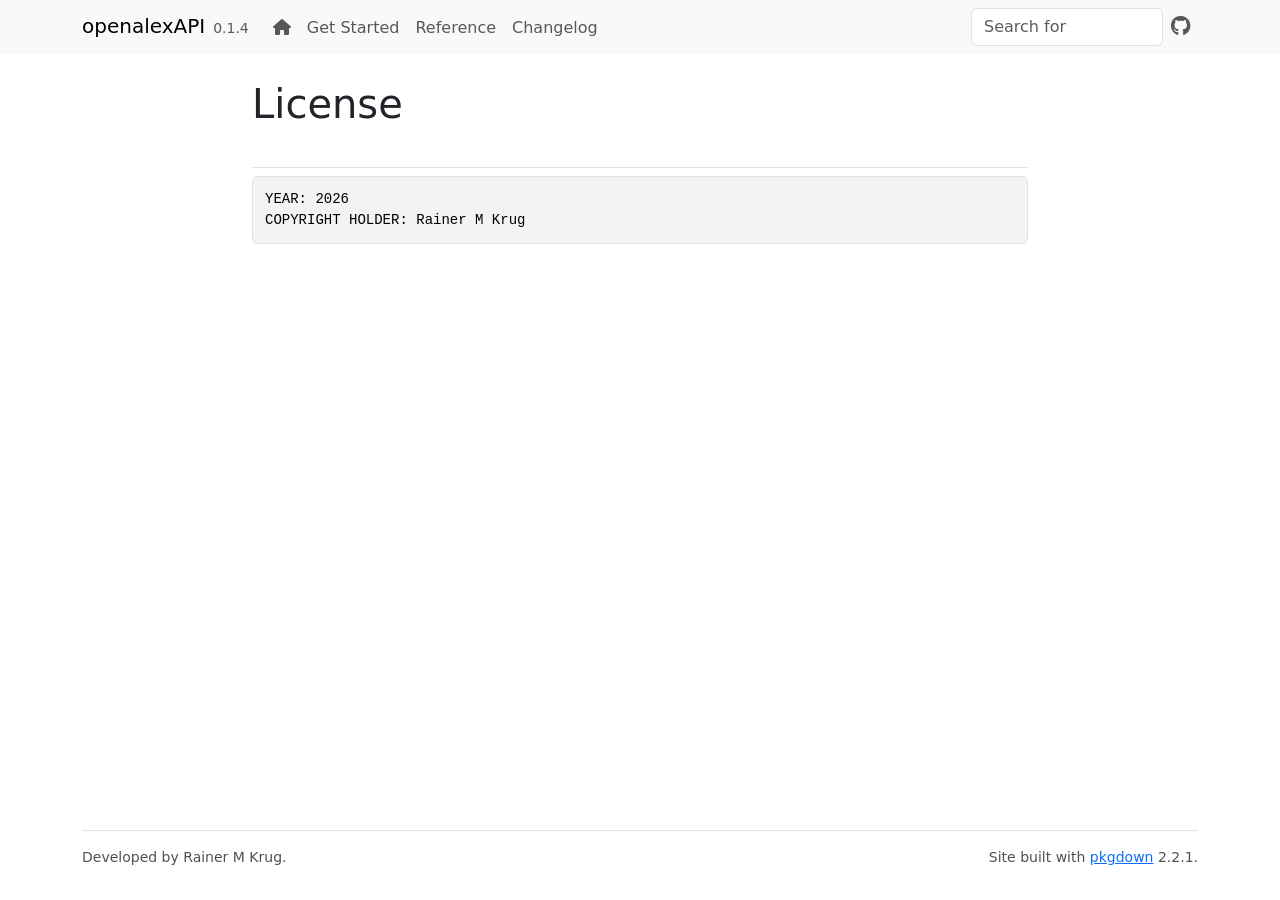
<file: LICENSE-text.html>
<!DOCTYPE html>
<!-- Generated by pkgdown: do not edit by hand --><html lang="en"><head><meta charset="UTF-8"><meta http-equiv="X-UA-Compatible" content="IE=edge"><meta name="viewport" content="width=device-width, initial-scale=1, shrink-to-fit=no"><title>License • openalexAPI</title><script src="deps/jquery-3.6.0/jquery-3.6.0.min.js"></script><meta name="viewport" content="width=device-width, initial-scale=1, shrink-to-fit=no"><link href="deps/bootstrap-5.3.8/bootstrap.min.css" rel="stylesheet"><script src="deps/bootstrap-5.3.8/bootstrap.bundle.min.js"></script><link href="deps/font-awesome-6.5.2/css/all.min.css" rel="stylesheet"><link href="deps/font-awesome-6.5.2/css/v4-shims.min.css" rel="stylesheet"><script src="deps/headroom-0.11.0/headroom.min.js"></script><script src="deps/headroom-0.11.0/jQuery.headroom.min.js"></script><script src="deps/bootstrap-toc-1.0.1/bootstrap-toc.min.js"></script><script src="deps/clipboard.js-2.0.11/clipboard.min.js"></script><script src="deps/search-1.0.0/autocomplete.jquery.min.js"></script><script src="deps/search-1.0.0/fuse.min.js"></script><script src="deps/search-1.0.0/mark.min.js"></script><!-- pkgdown --><script src="pkgdown.js"></script><meta property="og:title" content="License"></head><body>
    <a href="#main" class="visually-hidden-focusable">Skip to contents</a>


    <nav class="navbar navbar-expand-lg fixed-top bg-light" data-bs-theme="light" aria-label="Site navigation"><div class="container">

    <a class="navbar-brand me-2" href="index.html">openalexAPI</a>

    <small class="nav-text text-muted me-auto" data-bs-toggle="tooltip" data-bs-placement="bottom" title="">0.1.4</small>


    <button class="navbar-toggler" type="button" data-bs-toggle="collapse" data-bs-target="#navbar" aria-controls="navbar" aria-expanded="false" aria-label="Toggle navigation">
      <span class="navbar-toggler-icon"></span>
    </button>

    <div id="navbar" class="collapse navbar-collapse ms-3">
      <ul class="navbar-nav me-auto"><li class="nav-item"><a class="nav-link" href="index.html"><span class="fa fa-home"></span></a></li>
<li class="nav-item"><a class="nav-link" href="articles/openalexAPI.html">Get Started</a></li>
<li class="nav-item"><a class="nav-link" href="reference/index.html">Reference</a></li>
<li class="nav-item"><a class="nav-link" href="news/index.html">Changelog</a></li>
      </ul><ul class="navbar-nav"><li class="nav-item"><form class="form-inline" role="search">
 <input class="form-control" type="search" name="search-input" id="search-input" autocomplete="off" aria-label="Search site" placeholder="Search for" data-search-index="search.json"></form></li>
<li class="nav-item"><a class="external-link nav-link" href="https://github.com/openalexPro/openalexAPI/" aria-label="GitHub"><span class="fa fab fa-github fa-lg"></span></a></li>
      </ul></div>


  </div>
</nav><div class="container template-title-body">
<div class="row">
  <main id="main" class="col-md-9"><div class="page-header">

      <h1>License</h1>

    </div>

<pre>YEAR: 2026
COPYRIGHT HOLDER: Rainer M Krug
</pre>

  </main></div>


    <footer><div class="pkgdown-footer-left">
  <p>Developed by Rainer M Krug.</p>
</div>

<div class="pkgdown-footer-right">
  <p>Site built with <a href="https://pkgdown.r-lib.org/" class="external-link">pkgdown</a> 2.2.1.</p>
</div>

    </footer></div>





  </body></html>
</file>
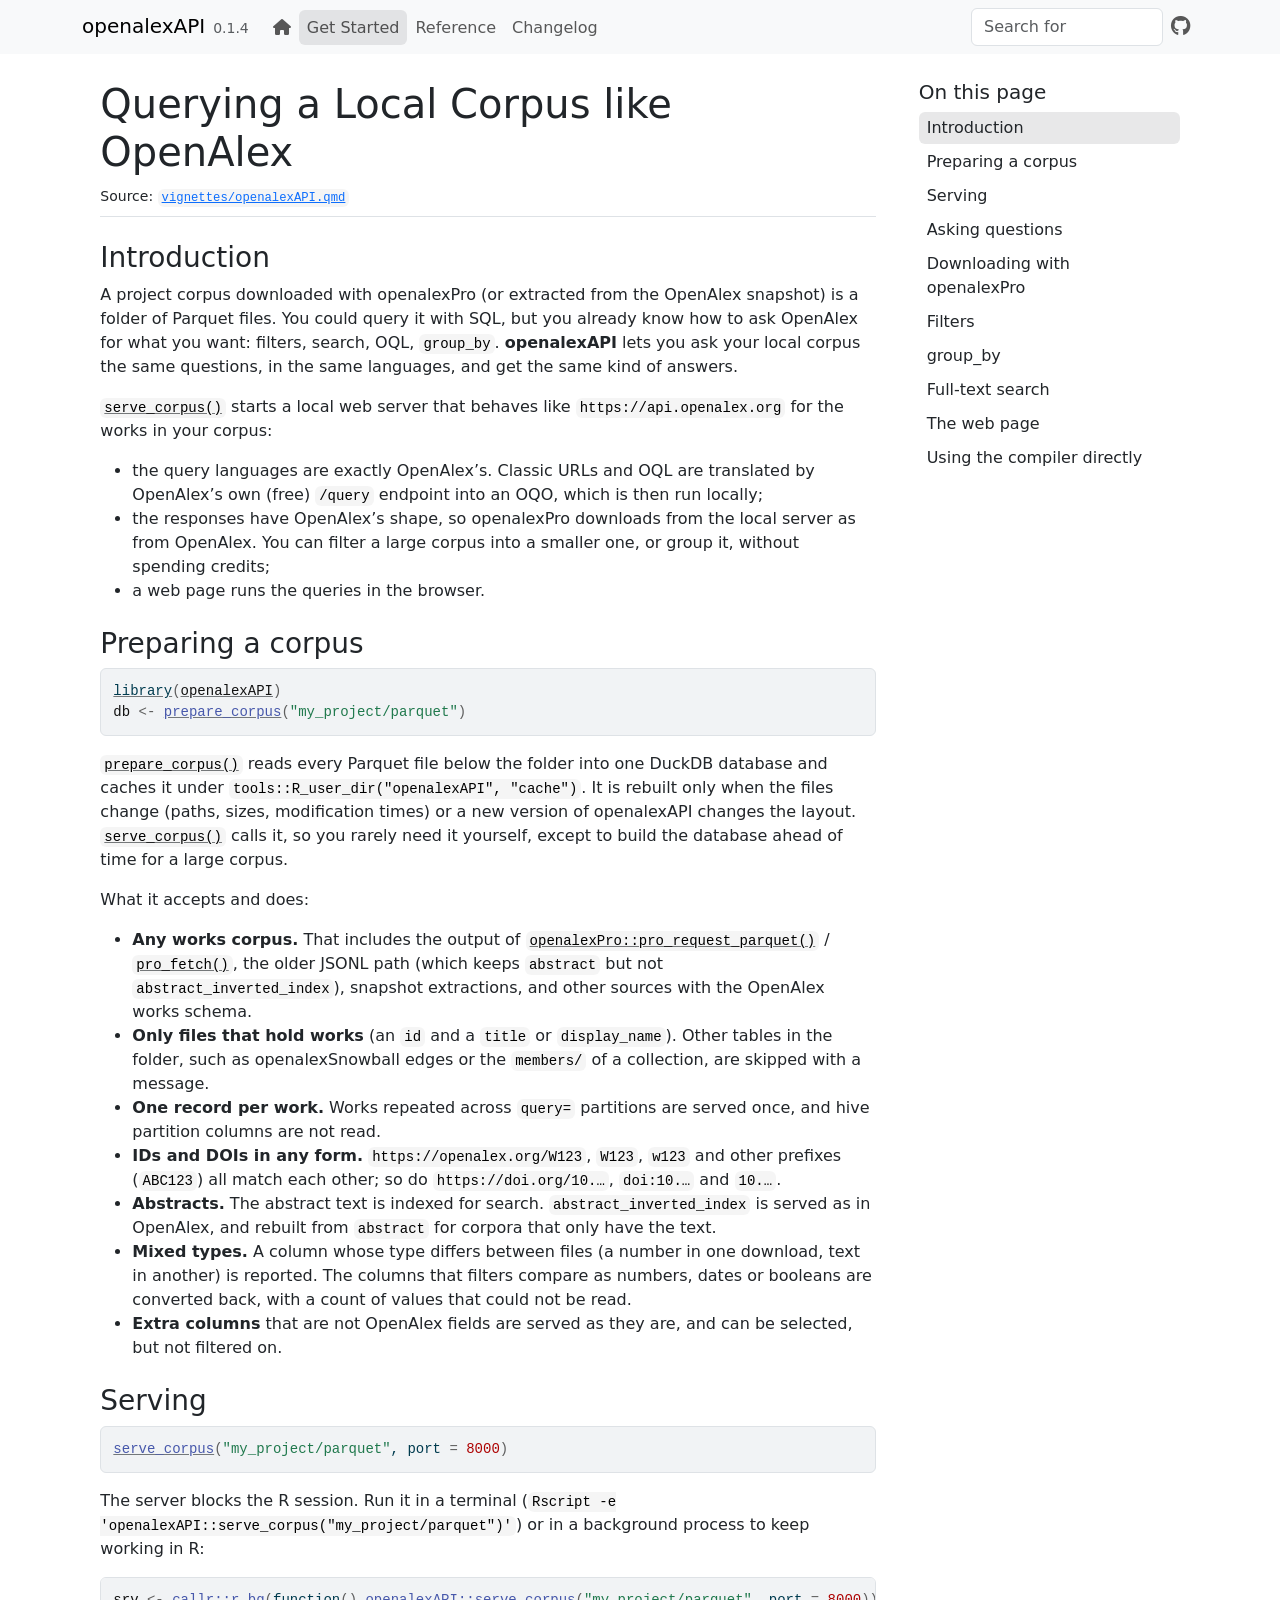
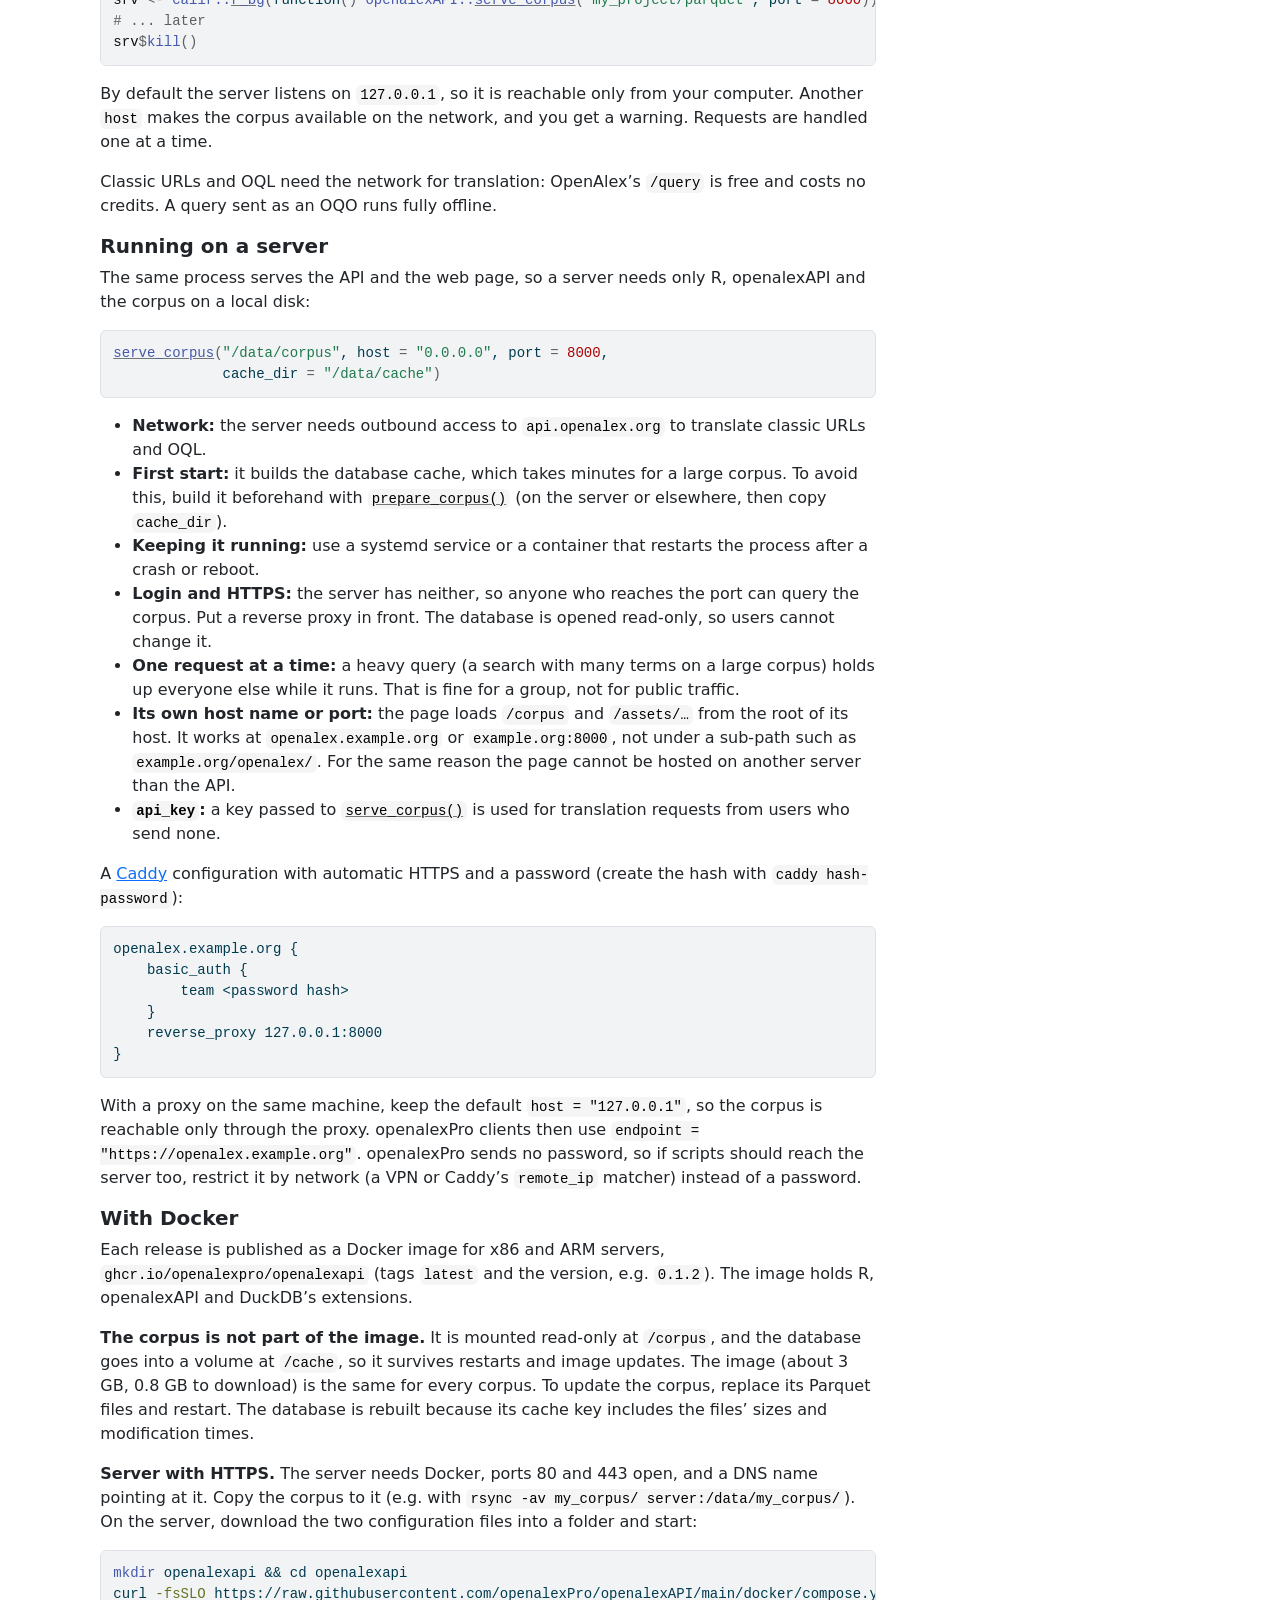
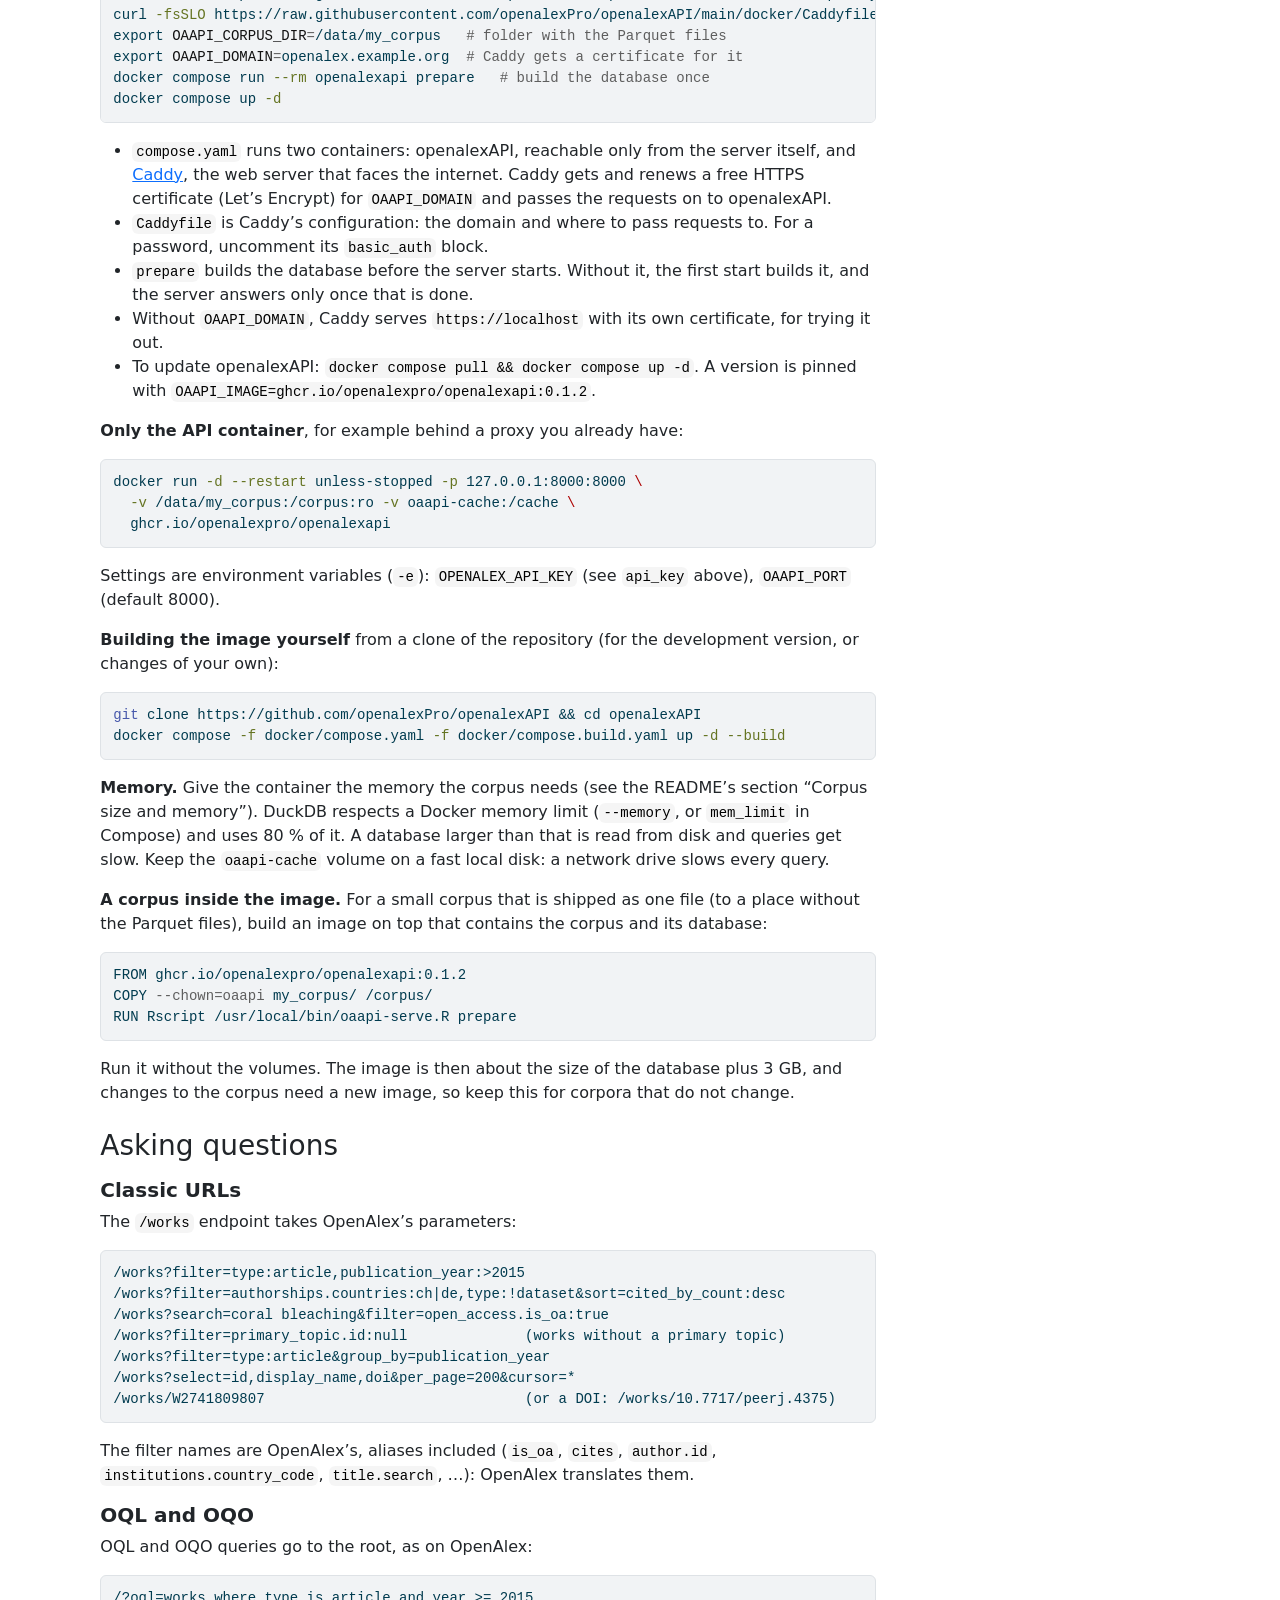
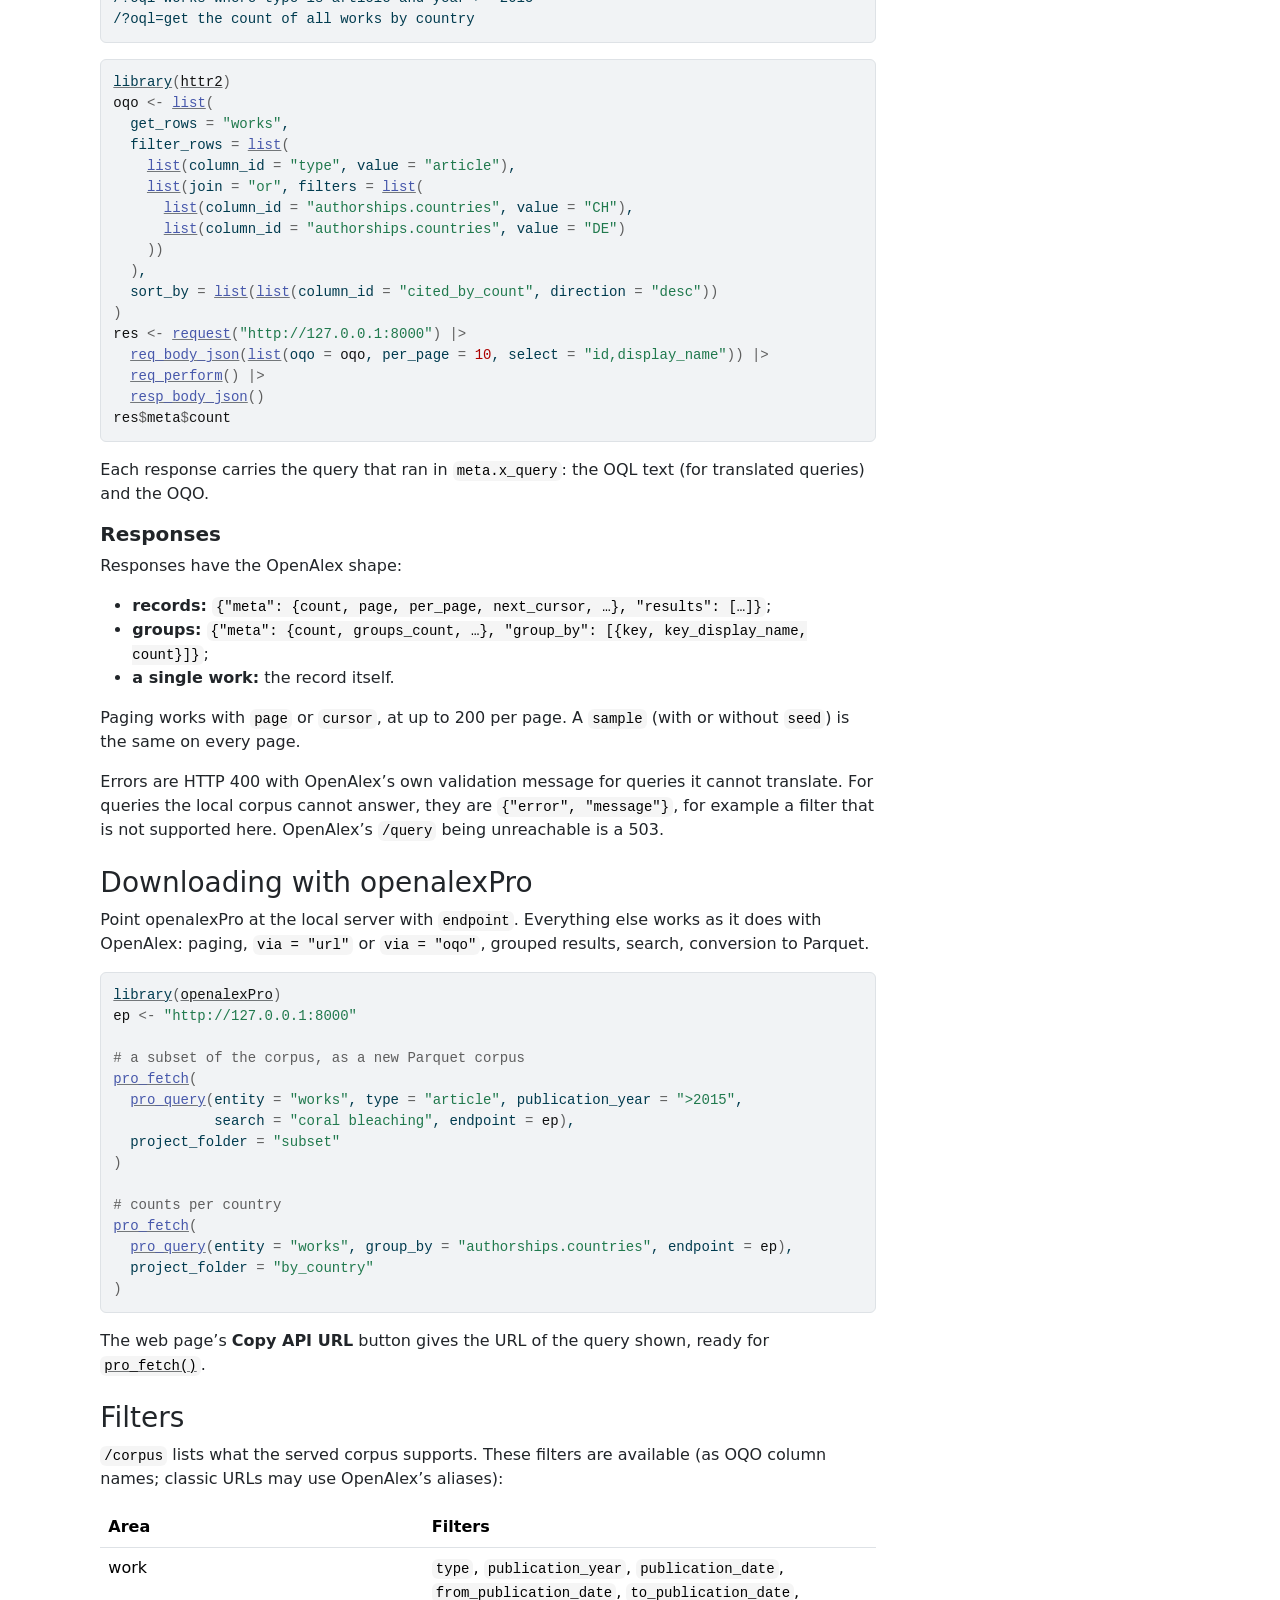
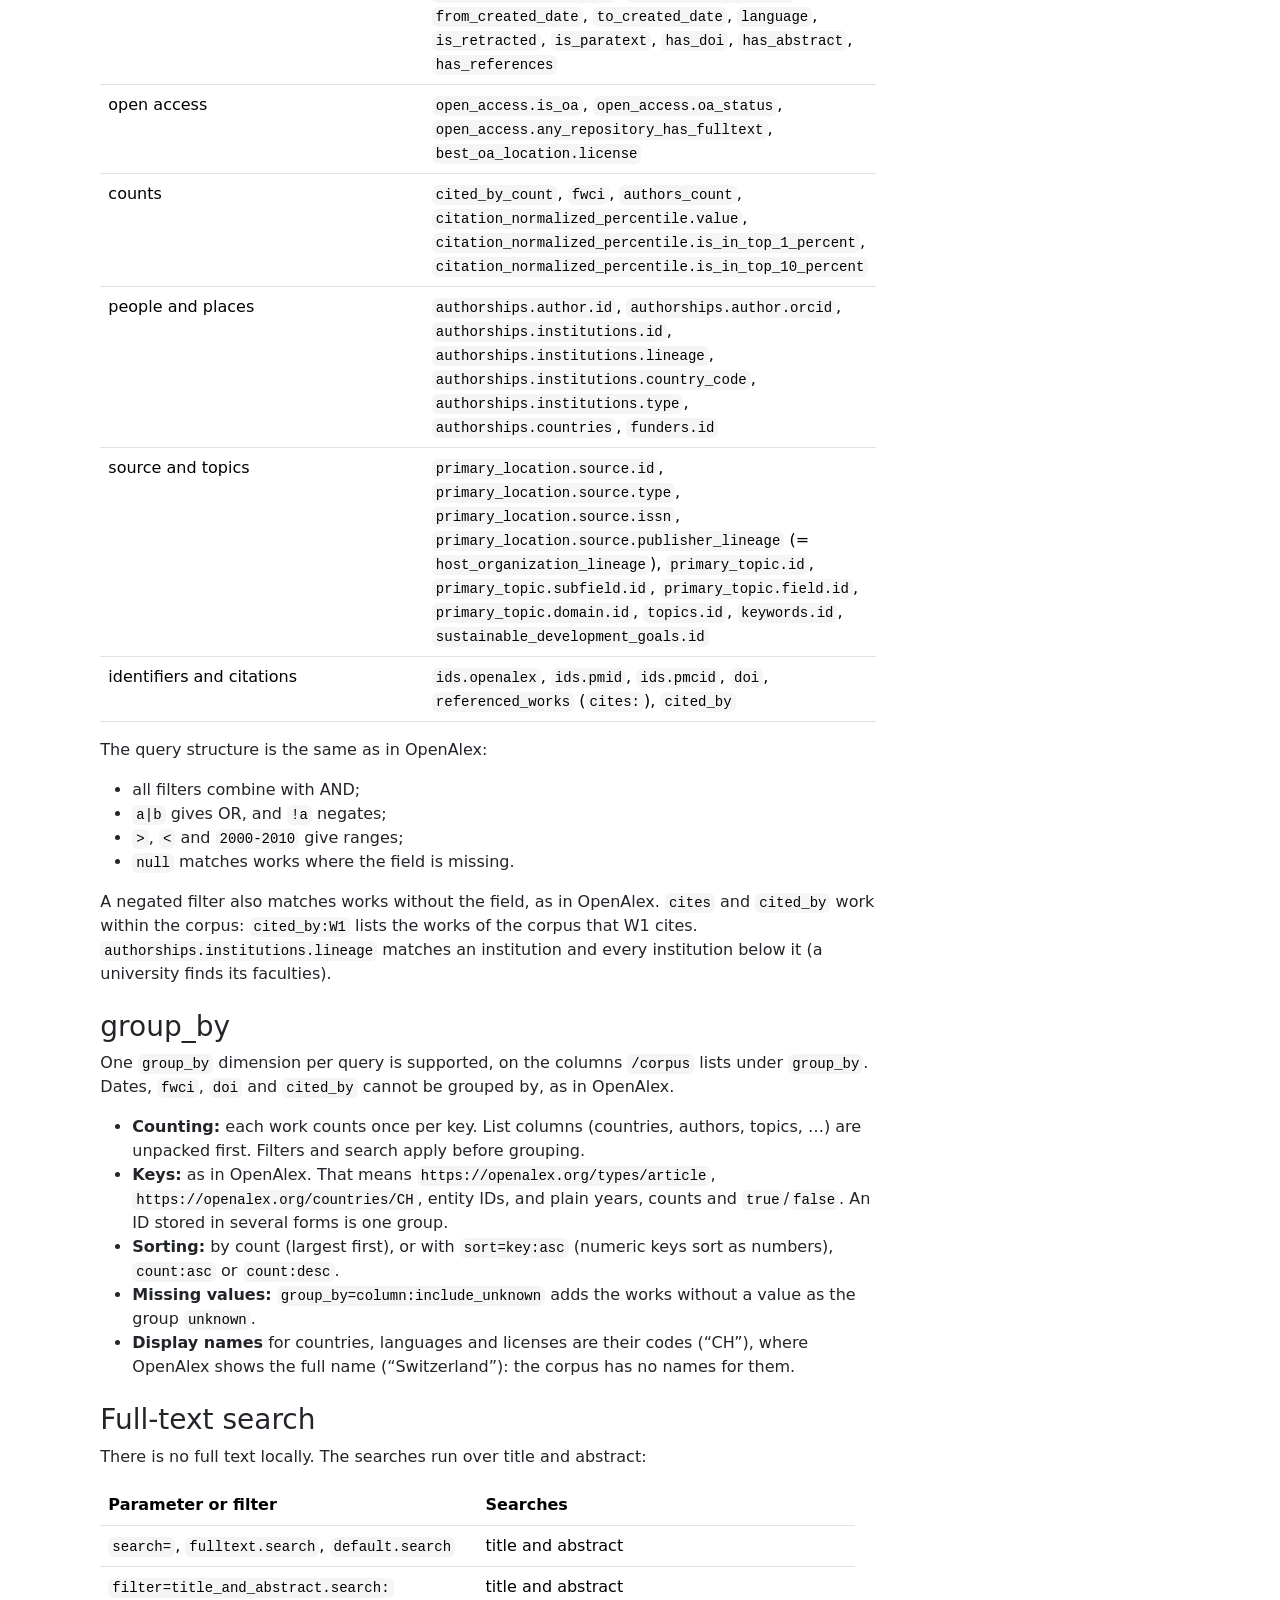
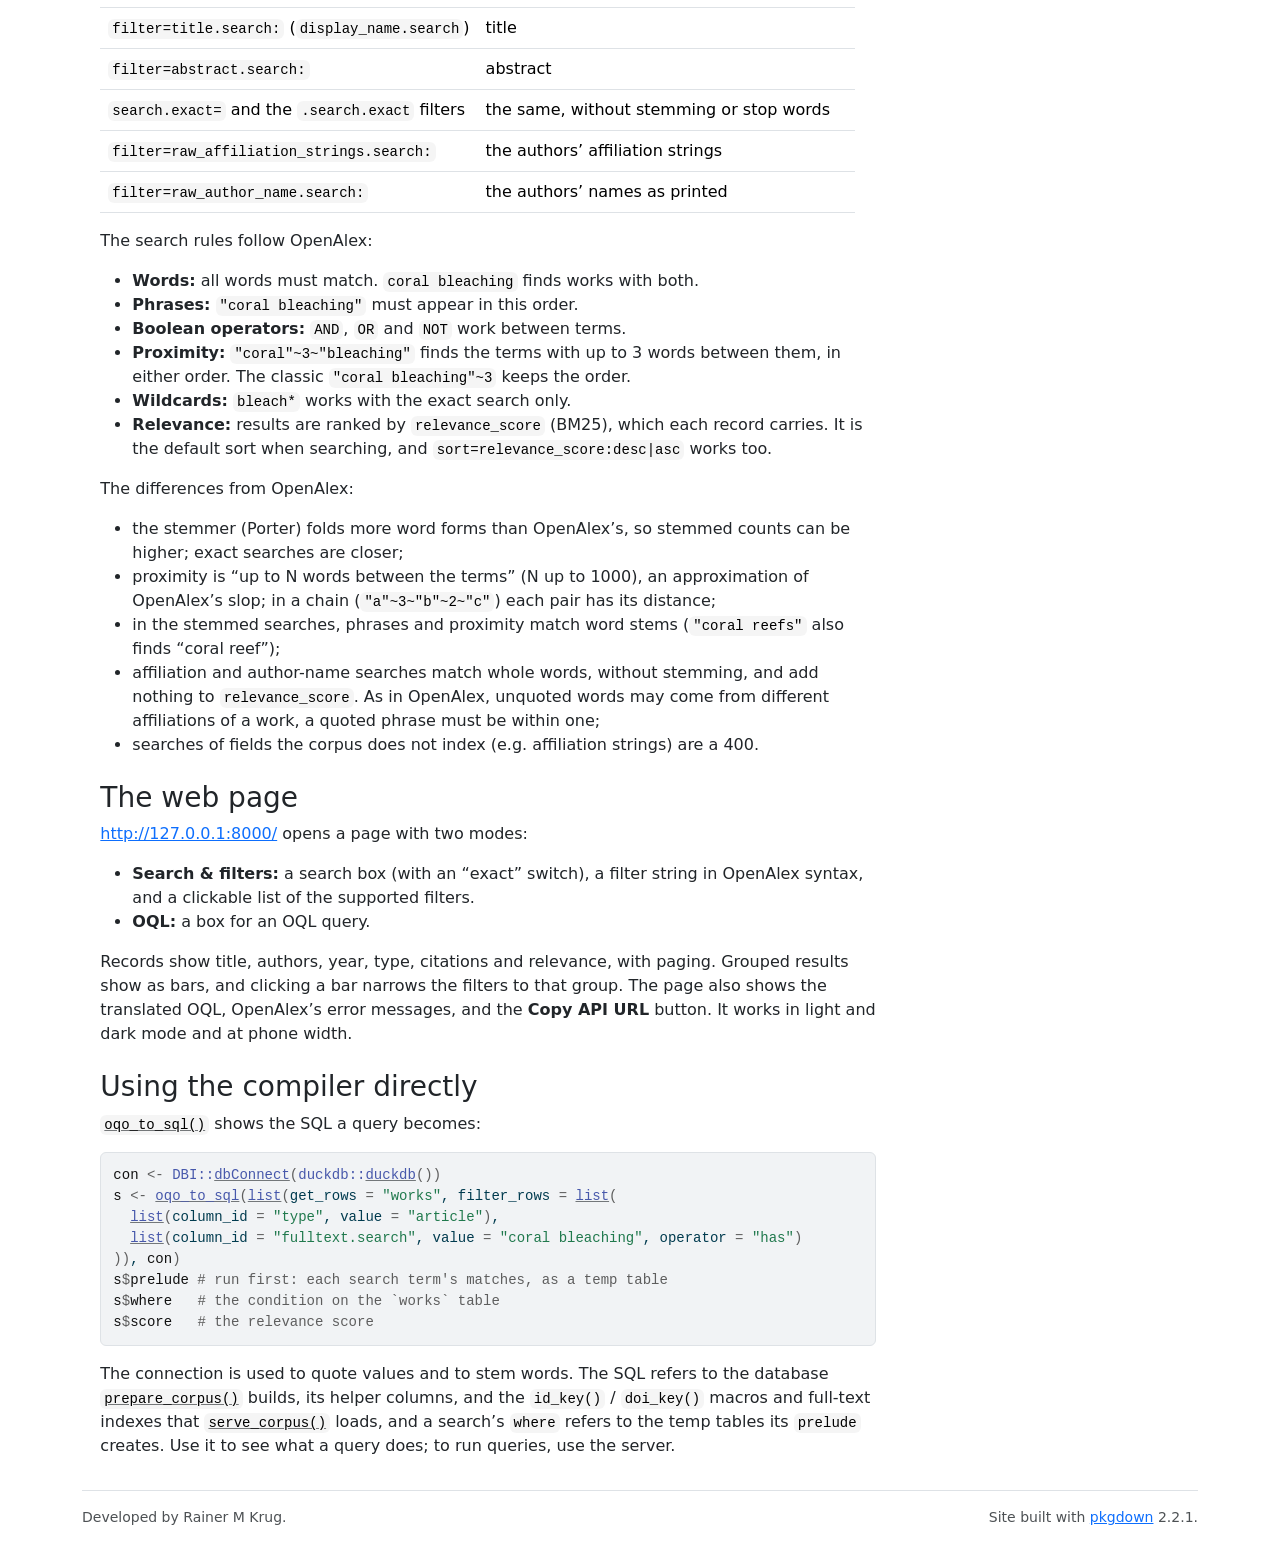
<file: articles/openalexAPI.html>
<!DOCTYPE html>
<!-- Generated by pkgdown: do not edit by hand --><html lang="en">
<head>
<meta charset="UTF-8">
<meta http-equiv="X-UA-Compatible" content="IE=edge">
<meta name="viewport" content="width=device-width, initial-scale=1, shrink-to-fit=no">
<title>Querying a Local Corpus like OpenAlex • openalexAPI</title>
<script src="../deps/jquery-3.6.0/jquery-3.6.0.min.js"></script><meta name="viewport" content="width=device-width, initial-scale=1, shrink-to-fit=no">
<link href="../deps/bootstrap-5.3.8/bootstrap.min.css" rel="stylesheet">
<script src="../deps/bootstrap-5.3.8/bootstrap.bundle.min.js"></script><link href="../deps/font-awesome-6.5.2/css/all.min.css" rel="stylesheet">
<link href="../deps/font-awesome-6.5.2/css/v4-shims.min.css" rel="stylesheet">
<script src="../deps/headroom-0.11.0/headroom.min.js"></script><script src="../deps/headroom-0.11.0/jQuery.headroom.min.js"></script><script src="../deps/bootstrap-toc-1.0.1/bootstrap-toc.min.js"></script><script src="../deps/clipboard.js-2.0.11/clipboard.min.js"></script><script src="../deps/search-1.0.0/autocomplete.jquery.min.js"></script><script src="../deps/search-1.0.0/fuse.min.js"></script><script src="../deps/search-1.0.0/mark.min.js"></script><script src="openalexAPI_files/libs/quarto-html/popper.min.js"></script><script src="openalexAPI_files/libs/quarto-html/tippy.umd.min.js"></script><link href="openalexAPI_files/libs/quarto-html/tippy.css" rel="stylesheet">
<link href="openalexAPI_files/libs/quarto-html/light-border.css" rel="stylesheet">
<!-- pkgdown --><script src="../pkgdown.js"></script><meta property="og:title" content="Querying a Local Corpus like OpenAlex">
</head>
<body>
    <a href="#main" class="visually-hidden-focusable">Skip to contents</a>


    <nav class="navbar navbar-expand-lg fixed-top bg-light" data-bs-theme="light" aria-label="Site navigation"><div class="container">

    <a class="navbar-brand me-2" href="../index.html">openalexAPI</a>

    <small class="nav-text text-muted me-auto" data-bs-toggle="tooltip" data-bs-placement="bottom" title="">0.1.4</small>


    <button class="navbar-toggler" type="button" data-bs-toggle="collapse" data-bs-target="#navbar" aria-controls="navbar" aria-expanded="false" aria-label="Toggle navigation">
      <span class="navbar-toggler-icon"></span>
    </button>

    <div id="navbar" class="collapse navbar-collapse ms-3">
      <ul class="navbar-nav me-auto">
<li class="nav-item"><a class="nav-link" href="../index.html"><span class="fa fa-home"></span></a></li>
<li class="active nav-item"><a class="nav-link" href="../articles/openalexAPI.html">Get Started</a></li>
<li class="nav-item"><a class="nav-link" href="../reference/index.html">Reference</a></li>
<li class="nav-item"><a class="nav-link" href="../news/index.html">Changelog</a></li>
      </ul>
<ul class="navbar-nav">
<li class="nav-item"><form class="form-inline" role="search">
 <input class="form-control" type="search" name="search-input" id="search-input" autocomplete="off" aria-label="Search site" placeholder="Search for" data-search-index="../search.json">
</form></li>
<li class="nav-item"><a class="external-link nav-link" href="https://github.com/openalexPro/openalexAPI/" aria-label="GitHub"><span class="fa fab fa-github fa-lg"></span></a></li>
      </ul>
</div>


  </div>
</nav><div class="container template-quarto">
<div class="row">
  <main id="main" class="col-md-9"><div class="page-header">

      <h1>Querying a Local Corpus like OpenAlex</h1>




      <small class="dont-index">Source: <a href="https://github.com/openalexPro/openalexAPI/blob/v0.1.4/vignettes/openalexAPI.qmd" class="external-link"><code>vignettes/openalexAPI.qmd</code></a></small>
      <div class="d-none name"><code></code></div>
    </div>






    <section class="section level2"><h2 id="introduction">Introduction<a class="anchor" aria-label="anchor" href="#introduction"></a>
</h2>
<p>A project corpus downloaded with openalexPro (or extracted from the OpenAlex snapshot) is a folder of Parquet files. You could query it with SQL, but you already know how to ask OpenAlex for what you want: filters, search, OQL, <code>group_by</code>. <strong>openalexAPI</strong> lets you ask your local corpus the same questions, in the same languages, and get the same kind of answers.</p>
<p><code><a href="../reference/serve_corpus.html">serve_corpus()</a></code> starts a local web server that behaves like <code>https://api.openalex.org</code> for the works in your corpus:</p>
<ul>
<li>the query languages are exactly OpenAlex’s. Classic URLs and OQL are translated by OpenAlex’s own (free) <code>/query</code> endpoint into an OQO, which is then run locally;</li>
<li>the responses have OpenAlex’s shape, so openalexPro downloads from the local server as from OpenAlex. You can filter a large corpus into a smaller one, or group it, without spending credits;</li>
<li>a web page runs the queries in the browser.</li>
</ul></section><section class="section level2"><h2 id="preparing-a-corpus">Preparing a corpus<a class="anchor" aria-label="anchor" href="#preparing-a-corpus"></a>
</h2>
<div class="cell">
<div class="sourceCode cell-code" id="cb1"><pre class="downlit sourceCode r">
<code class="sourceCode R"><span><span class="kw"><a href="https://rdrr.io/r/base/library.html" class="external-link">library</a></span><span class="op">(</span><span class="va"><a href="https://github.com/openalexPro/openalexAPI" class="external-link">openalexAPI</a></span><span class="op">)</span></span>
<span><span class="va">db</span> <span class="op">&lt;-</span> <span class="fu"><a href="../reference/prepare_corpus.html">prepare_corpus</a></span><span class="op">(</span><span class="st">"my_project/parquet"</span><span class="op">)</span></span></code></pre></div>
</div>
<p><code><a href="../reference/prepare_corpus.html">prepare_corpus()</a></code> reads every Parquet file below the folder into one DuckDB database and caches it under <code>tools::R_user_dir("openalexAPI", "cache")</code>. It is rebuilt only when the files change (paths, sizes, modification times) or a new version of openalexAPI changes the layout. <code><a href="../reference/serve_corpus.html">serve_corpus()</a></code> calls it, so you rarely need it yourself, except to build the database ahead of time for a large corpus.</p>
<p>What it accepts and does:</p>
<ul>
<li>
<strong>Any works corpus.</strong> That includes the output of <code><a href="https://openalexpro.github.io/openalexPro/reference/pro_request_parquet.html" class="external-link">openalexPro::pro_request_parquet()</a></code> / <code><a href="https://openalexpro.github.io/openalexPro/reference/pro_fetch.html" class="external-link">pro_fetch()</a></code>, the older JSONL path (which keeps <code>abstract</code> but not <code>abstract_inverted_index</code>), snapshot extractions, and other sources with the OpenAlex works schema.</li>
<li>
<strong>Only files that hold works</strong> (an <code>id</code> and a <code>title</code> or <code>display_name</code>). Other tables in the folder, such as openalexSnowball edges or the <code>members/</code> of a collection, are skipped with a message.</li>
<li>
<strong>One record per work.</strong> Works repeated across <code>query=</code> partitions are served once, and hive partition columns are not read.</li>
<li>
<strong>IDs and DOIs in any form.</strong> <code>https://openalex.org/W123</code>, <code>W123</code>, <code>w123</code> and other prefixes (<code>ABC123</code>) all match each other; so do <code>https://doi.org/10.…</code>, <code>doi:10.…</code> and <code>10.…</code>.</li>
<li>
<strong>Abstracts.</strong> The abstract text is indexed for search. <code>abstract_inverted_index</code> is served as in OpenAlex, and rebuilt from <code>abstract</code> for corpora that only have the text.</li>
<li>
<strong>Mixed types.</strong> A column whose type differs between files (a number in one download, text in another) is reported. The columns that filters compare as numbers, dates or booleans are converted back, with a count of values that could not be read.</li>
<li>
<strong>Extra columns</strong> that are not OpenAlex fields are served as they are, and can be selected, but not filtered on.</li>
</ul></section><section class="section level2"><h2 id="serving">Serving<a class="anchor" aria-label="anchor" href="#serving"></a>
</h2>
<div class="cell">
<div class="sourceCode cell-code" id="cb2"><pre class="downlit sourceCode r">
<code class="sourceCode R"><span><span class="fu"><a href="../reference/serve_corpus.html">serve_corpus</a></span><span class="op">(</span><span class="st">"my_project/parquet"</span>, port <span class="op">=</span> <span class="fl">8000</span><span class="op">)</span></span></code></pre></div>
</div>
<p>The server blocks the R session. Run it in a terminal (<code>Rscript -e 'openalexAPI::serve_corpus("my_project/parquet")'</code>) or in a background process to keep working in R:</p>
<div class="cell">
<div class="sourceCode cell-code" id="cb3"><pre class="downlit sourceCode r">
<code class="sourceCode R"><span><span class="va">srv</span> <span class="op">&lt;-</span> <span class="fu">callr</span><span class="fu">::</span><span class="fu"><a href="https://callr.r-lib.org/reference/r_bg.html" class="external-link">r_bg</a></span><span class="op">(</span><span class="kw">function</span><span class="op">(</span><span class="op">)</span> <span class="fu">openalexAPI</span><span class="fu">::</span><span class="fu"><a href="../reference/serve_corpus.html">serve_corpus</a></span><span class="op">(</span><span class="st">"my_project/parquet"</span>, port <span class="op">=</span> <span class="fl">8000</span><span class="op">)</span><span class="op">)</span></span>
<span><span class="co"># ... later</span></span>
<span><span class="va">srv</span><span class="op">$</span><span class="fu">kill</span><span class="op">(</span><span class="op">)</span></span></code></pre></div>
</div>
<p>By default the server listens on <code>127.0.0.1</code>, so it is reachable only from your computer. Another <code>host</code> makes the corpus available on the network, and you get a warning. Requests are handled one at a time.</p>
<p>Classic URLs and OQL need the network for translation: OpenAlex’s <code>/query</code> is free and costs no credits. A query sent as an OQO runs fully offline.</p>
<section class="level2"><h3 id="running-on-a-server">Running on a server<a class="anchor" aria-label="anchor" href="#running-on-a-server"></a>
</h3>
<p>The same process serves the API and the web page, so a server needs only R, openalexAPI and the corpus on a local disk:</p>
<div class="cell">
<div class="sourceCode cell-code" id="cb4"><pre class="downlit sourceCode r">
<code class="sourceCode R"><span><span class="fu"><a href="../reference/serve_corpus.html">serve_corpus</a></span><span class="op">(</span><span class="st">"/data/corpus"</span>, host <span class="op">=</span> <span class="st">"0.0.0.0"</span>, port <span class="op">=</span> <span class="fl">8000</span>,</span>
<span>             cache_dir <span class="op">=</span> <span class="st">"/data/cache"</span><span class="op">)</span></span></code></pre></div>
</div>
<ul>
<li>
<strong>Network:</strong> the server needs outbound access to <code>api.openalex.org</code> to translate classic URLs and OQL.</li>
<li>
<strong>First start:</strong> it builds the database cache, which takes minutes for a large corpus. To avoid this, build it beforehand with <code><a href="../reference/prepare_corpus.html">prepare_corpus()</a></code> (on the server or elsewhere, then copy <code>cache_dir</code>).</li>
<li>
<strong>Keeping it running:</strong> use a systemd service or a container that restarts the process after a crash or reboot.</li>
<li>
<strong>Login and HTTPS:</strong> the server has neither, so anyone who reaches the port can query the corpus. Put a reverse proxy in front. The database is opened read-only, so users cannot change it.</li>
<li>
<strong>One request at a time:</strong> a heavy query (a search with many terms on a large corpus) holds up everyone else while it runs. That is fine for a group, not for public traffic.</li>
<li>
<strong>Its own host name or port:</strong> the page loads <code>/corpus</code> and <code>/assets/…</code> from the root of its host. It works at <code>openalex.example.org</code> or <code>example.org:8000</code>, not under a sub-path such as <code>example.org/openalex/</code>. For the same reason the page cannot be hosted on another server than the API.</li>
<li>
<strong><code>api_key</code>:</strong> a key passed to <code><a href="../reference/serve_corpus.html">serve_corpus()</a></code> is used for translation requests from users who send none.</li>
</ul>
<p>A <a href="https://caddyserver.com" class="external-link">Caddy</a> configuration with automatic HTTPS and a password (create the hash with <code>caddy hash-password</code>):</p>
<pre><code>openalex.example.org {
    basic_auth {
        team &lt;password hash&gt;
    }
    reverse_proxy 127.0.0.1:8000
}</code></pre>
<p>With a proxy on the same machine, keep the default <code>host = "127.0.0.1"</code>, so the corpus is reachable only through the proxy. openalexPro clients then use <code>endpoint = "https://openalex.example.org"</code>. openalexPro sends no password, so if scripts should reach the server too, restrict it by network (a VPN or Caddy’s <code>remote_ip</code> matcher) instead of a password.</p>
</section><section class="level2"><h3 id="with-docker">With Docker<a class="anchor" aria-label="anchor" href="#with-docker"></a>
</h3>
<p>Each release is published as a Docker image for x86 and ARM servers, <code>ghcr.io/openalexpro/openalexapi</code> (tags <code>latest</code> and the version, e.g. <code>0.1.2</code>). The image holds R, openalexAPI and DuckDB’s extensions.</p>
<p><strong>The corpus is not part of the image.</strong> It is mounted read-only at <code>/corpus</code>, and the database goes into a volume at <code>/cache</code>, so it survives restarts and image updates. The image (about 3 GB, 0.8 GB to download) is the same for every corpus. To update the corpus, replace its Parquet files and restart. The database is rebuilt because its cache key includes the files’ sizes and modification times.</p>
<p><strong>Server with HTTPS.</strong> The server needs Docker, ports 80 and 443 open, and a DNS name pointing at it. Copy the corpus to it (e.g. with <code>rsync -av my_corpus/ server:/data/my_corpus/</code>). On the server, download the two configuration files into a folder and start:</p>
<div class="sourceCode" id="cb6"><pre class="sourceCode bash"><code class="sourceCode bash"><span id="cb6-1"><a href="#cb6-1" aria-hidden="true" tabindex="-1"></a><span class="fu">mkdir</span> openalexapi <span class="kw">&amp;&amp;</span> <span class="bu">cd</span> openalexapi</span>
<span id="cb6-2"><a href="#cb6-2" aria-hidden="true" tabindex="-1"></a><span class="ex">curl</span> <span class="at">-fsSLO</span> https://raw.githubusercontent.com/openalexPro/openalexAPI/main/docker/compose.yaml</span>
<span id="cb6-3"><a href="#cb6-3" aria-hidden="true" tabindex="-1"></a><span class="ex">curl</span> <span class="at">-fsSLO</span> https://raw.githubusercontent.com/openalexPro/openalexAPI/main/docker/Caddyfile</span>
<span id="cb6-4"><a href="#cb6-4" aria-hidden="true" tabindex="-1"></a><span class="bu">export</span> <span class="va">OAAPI_CORPUS_DIR</span><span class="op">=</span>/data/my_corpus   <span class="co"># folder with the Parquet files</span></span>
<span id="cb6-5"><a href="#cb6-5" aria-hidden="true" tabindex="-1"></a><span class="bu">export</span> <span class="va">OAAPI_DOMAIN</span><span class="op">=</span>openalex.example.org  <span class="co"># Caddy gets a certificate for it</span></span>
<span id="cb6-6"><a href="#cb6-6" aria-hidden="true" tabindex="-1"></a><span class="ex">docker</span> compose run <span class="at">--rm</span> openalexapi prepare   <span class="co"># build the database once</span></span>
<span id="cb6-7"><a href="#cb6-7" aria-hidden="true" tabindex="-1"></a><span class="ex">docker</span> compose up <span class="at">-d</span></span></code></pre></div>
<ul>
<li>
<code>compose.yaml</code> runs two containers: openalexAPI, reachable only from the server itself, and <a href="https://caddyserver.com" class="external-link">Caddy</a>, the web server that faces the internet. Caddy gets and renews a free HTTPS certificate (Let’s Encrypt) for <code>OAAPI_DOMAIN</code> and passes the requests on to openalexAPI.</li>
<li>
<code>Caddyfile</code> is Caddy’s configuration: the domain and where to pass requests to. For a password, uncomment its <code>basic_auth</code> block.</li>
<li>
<code>prepare</code> builds the database before the server starts. Without it, the first start builds it, and the server answers only once that is done.</li>
<li>Without <code>OAAPI_DOMAIN</code>, Caddy serves <code>https://localhost</code> with its own certificate, for trying it out.</li>
<li>To update openalexAPI: <code>docker compose pull &amp;&amp; docker compose up -d</code>. A version is pinned with <code>OAAPI_IMAGE=ghcr.io/openalexpro/openalexapi:0.1.2</code>.</li>
</ul>
<p><strong>Only the API container</strong>, for example behind a proxy you already have:</p>
<div class="sourceCode" id="cb7"><pre class="sourceCode bash"><code class="sourceCode bash"><span id="cb7-1"><a href="#cb7-1" aria-hidden="true" tabindex="-1"></a><span class="ex">docker</span> run <span class="at">-d</span> <span class="at">--restart</span> unless-stopped <span class="at">-p</span> 127.0.0.1:8000:8000 <span class="dt">\</span></span>
<span id="cb7-2"><a href="#cb7-2" aria-hidden="true" tabindex="-1"></a>  <span class="at">-v</span> /data/my_corpus:/corpus:ro <span class="at">-v</span> oaapi-cache:/cache <span class="dt">\</span></span>
<span id="cb7-3"><a href="#cb7-3" aria-hidden="true" tabindex="-1"></a>  ghcr.io/openalexpro/openalexapi</span></code></pre></div>
<p>Settings are environment variables (<code>-e</code>): <code>OPENALEX_API_KEY</code> (see <code>api_key</code> above), <code>OAAPI_PORT</code> (default 8000).</p>
<p><strong>Building the image yourself</strong> from a clone of the repository (for the development version, or changes of your own):</p>
<div class="sourceCode" id="cb8"><pre class="sourceCode bash"><code class="sourceCode bash"><span id="cb8-1"><a href="#cb8-1" aria-hidden="true" tabindex="-1"></a><span class="fu">git</span> clone https://github.com/openalexPro/openalexAPI <span class="kw">&amp;&amp;</span> <span class="bu">cd</span> openalexAPI</span>
<span id="cb8-2"><a href="#cb8-2" aria-hidden="true" tabindex="-1"></a><span class="ex">docker</span> compose <span class="at">-f</span> docker/compose.yaml <span class="at">-f</span> docker/compose.build.yaml up <span class="at">-d</span> <span class="at">--build</span></span></code></pre></div>
<p><strong>Memory.</strong> Give the container the memory the corpus needs (see the README’s section “Corpus size and memory”). DuckDB respects a Docker memory limit (<code>--memory</code>, or <code>mem_limit</code> in Compose) and uses 80 % of it. A database larger than that is read from disk and queries get slow. Keep the <code>oaapi-cache</code> volume on a fast local disk: a network drive slows every query.</p>
<p><strong>A corpus inside the image.</strong> For a small corpus that is shipped as one file (to a place without the Parquet files), build an image on top that contains the corpus and its database:</p>
<div class="sourceCode" id="cb9"><pre class="sourceCode dockerfile"><code class="sourceCode dockerfile"><span id="cb9-1"><a href="#cb9-1" aria-hidden="true" tabindex="-1"></a><span class="kw">FROM</span> ghcr.io/openalexpro/openalexapi:0.1.2</span>
<span id="cb9-2"><a href="#cb9-2" aria-hidden="true" tabindex="-1"></a><span class="kw">COPY</span> <span class="op">--chown=oaapi</span> my_corpus/ /corpus/</span>
<span id="cb9-3"><a href="#cb9-3" aria-hidden="true" tabindex="-1"></a><span class="kw">RUN</span> <span class="ex">Rscript</span> /usr/local/bin/oaapi-serve.R prepare</span></code></pre></div>
<p>Run it without the volumes. The image is then about the size of the database plus 3 GB, and changes to the corpus need a new image, so keep this for corpora that do not change.</p>
</section></section><section class="section level2"><h2 id="asking-questions">Asking questions<a class="anchor" aria-label="anchor" href="#asking-questions"></a>
</h2>
<section class="level2"><h3 id="classic-urls">Classic URLs<a class="anchor" aria-label="anchor" href="#classic-urls"></a>
</h3>
<p>The <code>/works</code> endpoint takes OpenAlex’s parameters:</p>
<pre><code>/works?filter=type:article,publication_year:&gt;2015
/works?filter=authorships.countries:ch|de,type:!dataset&amp;sort=cited_by_count:desc
/works?search=coral bleaching&amp;filter=open_access.is_oa:true
/works?filter=primary_topic.id:null              (works without a primary topic)
/works?filter=type:article&amp;group_by=publication_year
/works?select=id,display_name,doi&amp;per_page=200&amp;cursor=*
/works/W2741809807                               (or a DOI: /works/10.7717/peerj.4375)</code></pre>
<p>The filter names are OpenAlex’s, aliases included (<code>is_oa</code>, <code>cites</code>, <code>author.id</code>, <code>institutions.country_code</code>, <code>title.search</code>, …): OpenAlex translates them.</p>
</section><section class="level2"><h3 id="oql-and-oqo">OQL and OQO<a class="anchor" aria-label="anchor" href="#oql-and-oqo"></a>
</h3>
<p>OQL and OQO queries go to the root, as on OpenAlex:</p>
<pre><code>/?oql=works where type is article and year &gt;= 2015
/?oql=get the count of all works by country</code></pre>
<div class="cell">
<div class="sourceCode cell-code" id="cb12"><pre class="downlit sourceCode r">
<code class="sourceCode R"><span><span class="kw"><a href="https://rdrr.io/r/base/library.html" class="external-link">library</a></span><span class="op">(</span><span class="va"><a href="https://httr2.r-lib.org" class="external-link">httr2</a></span><span class="op">)</span></span>
<span><span class="va">oqo</span> <span class="op">&lt;-</span> <span class="fu"><a href="https://rdrr.io/r/base/list.html" class="external-link">list</a></span><span class="op">(</span></span>
<span>  get_rows <span class="op">=</span> <span class="st">"works"</span>,</span>
<span>  filter_rows <span class="op">=</span> <span class="fu"><a href="https://rdrr.io/r/base/list.html" class="external-link">list</a></span><span class="op">(</span></span>
<span>    <span class="fu"><a href="https://rdrr.io/r/base/list.html" class="external-link">list</a></span><span class="op">(</span>column_id <span class="op">=</span> <span class="st">"type"</span>, value <span class="op">=</span> <span class="st">"article"</span><span class="op">)</span>,</span>
<span>    <span class="fu"><a href="https://rdrr.io/r/base/list.html" class="external-link">list</a></span><span class="op">(</span>join <span class="op">=</span> <span class="st">"or"</span>, filters <span class="op">=</span> <span class="fu"><a href="https://rdrr.io/r/base/list.html" class="external-link">list</a></span><span class="op">(</span></span>
<span>      <span class="fu"><a href="https://rdrr.io/r/base/list.html" class="external-link">list</a></span><span class="op">(</span>column_id <span class="op">=</span> <span class="st">"authorships.countries"</span>, value <span class="op">=</span> <span class="st">"CH"</span><span class="op">)</span>,</span>
<span>      <span class="fu"><a href="https://rdrr.io/r/base/list.html" class="external-link">list</a></span><span class="op">(</span>column_id <span class="op">=</span> <span class="st">"authorships.countries"</span>, value <span class="op">=</span> <span class="st">"DE"</span><span class="op">)</span></span>
<span>    <span class="op">)</span><span class="op">)</span></span>
<span>  <span class="op">)</span>,</span>
<span>  sort_by <span class="op">=</span> <span class="fu"><a href="https://rdrr.io/r/base/list.html" class="external-link">list</a></span><span class="op">(</span><span class="fu"><a href="https://rdrr.io/r/base/list.html" class="external-link">list</a></span><span class="op">(</span>column_id <span class="op">=</span> <span class="st">"cited_by_count"</span>, direction <span class="op">=</span> <span class="st">"desc"</span><span class="op">)</span><span class="op">)</span></span>
<span><span class="op">)</span></span>
<span><span class="va">res</span> <span class="op">&lt;-</span> <span class="fu"><a href="https://httr2.r-lib.org/reference/request.html" class="external-link">request</a></span><span class="op">(</span><span class="st">"http://127.0.0.1:8000"</span><span class="op">)</span> <span class="op">|&gt;</span></span>
<span>  <span class="fu"><a href="https://httr2.r-lib.org/reference/req_body.html" class="external-link">req_body_json</a></span><span class="op">(</span><span class="fu"><a href="https://rdrr.io/r/base/list.html" class="external-link">list</a></span><span class="op">(</span>oqo <span class="op">=</span> <span class="va">oqo</span>, per_page <span class="op">=</span> <span class="fl">10</span>, select <span class="op">=</span> <span class="st">"id,display_name"</span><span class="op">)</span><span class="op">)</span> <span class="op">|&gt;</span></span>
<span>  <span class="fu"><a href="https://httr2.r-lib.org/reference/req_perform.html" class="external-link">req_perform</a></span><span class="op">(</span><span class="op">)</span> <span class="op">|&gt;</span></span>
<span>  <span class="fu"><a href="https://httr2.r-lib.org/reference/resp_body_raw.html" class="external-link">resp_body_json</a></span><span class="op">(</span><span class="op">)</span></span>
<span><span class="va">res</span><span class="op">$</span><span class="va">meta</span><span class="op">$</span><span class="va">count</span></span></code></pre></div>
</div>
<p>Each response carries the query that ran in <code>meta.x_query</code>: the OQL text (for translated queries) and the OQO.</p>
</section><section class="level2"><h3 id="responses">Responses<a class="anchor" aria-label="anchor" href="#responses"></a>
</h3>
<p>Responses have the OpenAlex shape:</p>
<ul>
<li>
<strong>records:</strong> <code>{"meta": {count, page, per_page, next_cursor, …}, "results": […]}</code>;</li>
<li>
<strong>groups:</strong> <code>{"meta": {count, groups_count, …}, "group_by": [{key, key_display_name, count}]}</code>;</li>
<li>
<strong>a single work:</strong> the record itself.</li>
</ul>
<p>Paging works with <code>page</code> or <code>cursor</code>, at up to 200 per page. A <code>sample</code> (with or without <code>seed</code>) is the same on every page.</p>
<p>Errors are HTTP 400 with OpenAlex’s own validation message for queries it cannot translate. For queries the local corpus cannot answer, they are <code>{"error", "message"}</code>, for example a filter that is not supported here. OpenAlex’s <code>/query</code> being unreachable is a 503.</p>
</section></section><section class="section level2"><h2 id="downloading-with-openalexpro">Downloading with openalexPro<a class="anchor" aria-label="anchor" href="#downloading-with-openalexpro"></a>
</h2>
<p>Point openalexPro at the local server with <code>endpoint</code>. Everything else works as it does with OpenAlex: paging, <code>via = "url"</code> or <code>via = "oqo"</code>, grouped results, search, conversion to Parquet.</p>
<div class="cell">
<div class="sourceCode cell-code" id="cb13"><pre class="downlit sourceCode r">
<code class="sourceCode R"><span><span class="kw"><a href="https://rdrr.io/r/base/library.html" class="external-link">library</a></span><span class="op">(</span><span class="va"><a href="https://github.com/openalexPro/openalexPro" class="external-link">openalexPro</a></span><span class="op">)</span></span>
<span><span class="va">ep</span> <span class="op">&lt;-</span> <span class="st">"http://127.0.0.1:8000"</span></span>
<span></span>
<span><span class="co"># a subset of the corpus, as a new Parquet corpus</span></span>
<span><span class="fu"><a href="https://openalexpro.github.io/openalexPro/reference/pro_fetch.html" class="external-link">pro_fetch</a></span><span class="op">(</span></span>
<span>  <span class="fu"><a href="https://openalexpro.github.io/openalexPro/reference/pro_query.html" class="external-link">pro_query</a></span><span class="op">(</span>entity <span class="op">=</span> <span class="st">"works"</span>, type <span class="op">=</span> <span class="st">"article"</span>, publication_year <span class="op">=</span> <span class="st">"&gt;2015"</span>,</span>
<span>            search <span class="op">=</span> <span class="st">"coral bleaching"</span>, endpoint <span class="op">=</span> <span class="va">ep</span><span class="op">)</span>,</span>
<span>  project_folder <span class="op">=</span> <span class="st">"subset"</span></span>
<span><span class="op">)</span></span>
<span></span>
<span><span class="co"># counts per country</span></span>
<span><span class="fu"><a href="https://openalexpro.github.io/openalexPro/reference/pro_fetch.html" class="external-link">pro_fetch</a></span><span class="op">(</span></span>
<span>  <span class="fu"><a href="https://openalexpro.github.io/openalexPro/reference/pro_query.html" class="external-link">pro_query</a></span><span class="op">(</span>entity <span class="op">=</span> <span class="st">"works"</span>, group_by <span class="op">=</span> <span class="st">"authorships.countries"</span>, endpoint <span class="op">=</span> <span class="va">ep</span><span class="op">)</span>,</span>
<span>  project_folder <span class="op">=</span> <span class="st">"by_country"</span></span>
<span><span class="op">)</span></span></code></pre></div>
</div>
<p>The web page’s <strong>Copy API URL</strong> button gives the URL of the query shown, ready for <code><a href="https://openalexpro.github.io/openalexPro/reference/pro_fetch.html" class="external-link">pro_fetch()</a></code>.</p>
</section><section class="section level2"><h2 id="filters">Filters<a class="anchor" aria-label="anchor" href="#filters"></a>
</h2>
<p><code>/corpus</code> lists what the served corpus supports. These filters are available (as OQO column names; classic URLs may use OpenAlex’s aliases):</p>
<table class="table caption-top">
<colgroup>
<col style="width: 50%">
<col style="width: 50%">
</colgroup>
<thead><tr class="header">
<th>Area</th>
<th>Filters</th>
</tr></thead>
<tbody>
<tr class="odd">
<td>work</td>
<td>
<code>type</code>, <code>publication_year</code>, <code>publication_date</code>, <code>from_publication_date</code>, <code>to_publication_date</code>, <code>from_created_date</code>, <code>to_created_date</code>, <code>language</code>, <code>is_retracted</code>, <code>is_paratext</code>, <code>has_doi</code>, <code>has_abstract</code>, <code>has_references</code>
</td>
</tr>
<tr class="even">
<td>open access</td>
<td>
<code>open_access.is_oa</code>, <code>open_access.oa_status</code>, <code>open_access.any_repository_has_fulltext</code>, <code>best_oa_location.license</code>
</td>
</tr>
<tr class="odd">
<td>counts</td>
<td>
<code>cited_by_count</code>, <code>fwci</code>, <code>authors_count</code>, <code>citation_normalized_percentile.value</code>, <code>citation_normalized_percentile.is_in_top_1_percent</code>, <code>citation_normalized_percentile.is_in_top_10_percent</code>
</td>
</tr>
<tr class="even">
<td>people and places</td>
<td>
<code>authorships.author.id</code>, <code>authorships.author.orcid</code>, <code>authorships.institutions.id</code>, <code>authorships.institutions.lineage</code>, <code>authorships.institutions.country_code</code>, <code>authorships.institutions.type</code>, <code>authorships.countries</code>, <code>funders.id</code>
</td>
</tr>
<tr class="odd">
<td>source and topics</td>
<td>
<code>primary_location.source.id</code>, <code>primary_location.source.type</code>, <code>primary_location.source.issn</code>, <code>primary_location.source.publisher_lineage</code> (= <code>host_organization_lineage</code>), <code>primary_topic.id</code>, <code>primary_topic.subfield.id</code>, <code>primary_topic.field.id</code>, <code>primary_topic.domain.id</code>, <code>topics.id</code>, <code>keywords.id</code>, <code>sustainable_development_goals.id</code>
</td>
</tr>
<tr class="even">
<td>identifiers and citations</td>
<td>
<code>ids.openalex</code>, <code>ids.pmid</code>, <code>ids.pmcid</code>, <code>doi</code>, <code>referenced_works</code> (<code>cites:</code>), <code>cited_by</code>
</td>
</tr>
</tbody>
</table>
<p>The query structure is the same as in OpenAlex:</p>
<ul>
<li>all filters combine with AND;</li>
<li>
<code>a|b</code> gives OR, and <code>!a</code> negates;</li>
<li>
<code>&gt;</code>, <code>&lt;</code> and <code>2000-2010</code> give ranges;</li>
<li>
<code>null</code> matches works where the field is missing.</li>
</ul>
<p>A negated filter also matches works without the field, as in OpenAlex. <code>cites</code> and <code>cited_by</code> work within the corpus: <code>cited_by:W1</code> lists the works of the corpus that W1 cites. <code>authorships.institutions.lineage</code> matches an institution and every institution below it (a university finds its faculties).</p>
</section><section class="section level2"><h2 id="group_by">group_by<a class="anchor" aria-label="anchor" href="#group_by"></a>
</h2>
<p>One <code>group_by</code> dimension per query is supported, on the columns <code>/corpus</code> lists under <code>group_by</code>. Dates, <code>fwci</code>, <code>doi</code> and <code>cited_by</code> cannot be grouped by, as in OpenAlex.</p>
<ul>
<li>
<strong>Counting:</strong> each work counts once per key. List columns (countries, authors, topics, …) are unpacked first. Filters and search apply before grouping.</li>
<li>
<strong>Keys:</strong> as in OpenAlex. That means <code>https://openalex.org/types/article</code>, <code>https://openalex.org/countries/CH</code>, entity IDs, and plain years, counts and <code>true</code>/<code>false</code>. An ID stored in several forms is one group.</li>
<li>
<strong>Sorting:</strong> by count (largest first), or with <code>sort=key:asc</code> (numeric keys sort as numbers), <code>count:asc</code> or <code>count:desc</code>.</li>
<li>
<strong>Missing values:</strong> <code>group_by=column:include_unknown</code> adds the works without a value as the group <code>unknown</code>.</li>
<li>
<strong>Display names</strong> for countries, languages and licenses are their codes (“CH”), where OpenAlex shows the full name (“Switzerland”): the corpus has no names for them.</li>
</ul></section><section class="section level2"><h2 id="full-text-search">Full-text search<a class="anchor" aria-label="anchor" href="#full-text-search"></a>
</h2>
<p>There is no full text locally. The searches run over title and abstract:</p>
<table class="table caption-top">
<colgroup>
<col style="width: 50%">
<col style="width: 50%">
</colgroup>
<thead><tr class="header">
<th>Parameter or filter</th>
<th>Searches</th>
</tr></thead>
<tbody>
<tr class="odd">
<td>
<code>search=</code>, <code>fulltext.search</code>, <code>default.search</code>
</td>
<td>title and abstract</td>
</tr>
<tr class="even">
<td><code>filter=title_and_abstract.search:</code></td>
<td>title and abstract</td>
</tr>
<tr class="odd">
<td>
<code>filter=title.search:</code> (<code>display_name.search</code>)</td>
<td>title</td>
</tr>
<tr class="even">
<td><code>filter=abstract.search:</code></td>
<td>abstract</td>
</tr>
<tr class="odd">
<td>
<code>search.exact=</code> and the <code>.search.exact</code> filters</td>
<td>the same, without stemming or stop words</td>
</tr>
<tr class="even">
<td><code>filter=raw_affiliation_strings.search:</code></td>
<td>the authors’ affiliation strings</td>
</tr>
<tr class="odd">
<td><code>filter=raw_author_name.search:</code></td>
<td>the authors’ names as printed</td>
</tr>
</tbody>
</table>
<p>The search rules follow OpenAlex:</p>
<ul>
<li>
<strong>Words:</strong> all words must match. <code>coral bleaching</code> finds works with both.</li>
<li>
<strong>Phrases:</strong> <code>"coral bleaching"</code> must appear in this order.</li>
<li>
<strong>Boolean operators:</strong> <code>AND</code>, <code>OR</code> and <code>NOT</code> work between terms.</li>
<li>
<strong>Proximity:</strong> <code>"coral"~3~"bleaching"</code> finds the terms with up to 3 words between them, in either order. The classic <code>"coral bleaching"~3</code> keeps the order.</li>
<li>
<strong>Wildcards:</strong> <code>bleach*</code> works with the exact search only.</li>
<li>
<strong>Relevance:</strong> results are ranked by <code>relevance_score</code> (BM25), which each record carries. It is the default sort when searching, and <code>sort=relevance_score:desc|asc</code> works too.</li>
</ul>
<p>The differences from OpenAlex:</p>
<ul>
<li>the stemmer (Porter) folds more word forms than OpenAlex’s, so stemmed counts can be higher; exact searches are closer;</li>
<li>proximity is “up to N words between the terms” (N up to 1000), an approximation of OpenAlex’s slop; in a chain (<code>"a"~3~"b"~2~"c"</code>) each pair has its distance;</li>
<li>in the stemmed searches, phrases and proximity match word stems (<code>"coral reefs"</code> also finds “coral reef”);</li>
<li>affiliation and author-name searches match whole words, without stemming, and add nothing to <code>relevance_score</code>. As in OpenAlex, unquoted words may come from different affiliations of a work, a quoted phrase must be within one;</li>
<li>searches of fields the corpus does not index (e.g. affiliation strings) are a 400.</li>
</ul></section><section class="section level2"><h2 id="the-web-page">The web page<a class="anchor" aria-label="anchor" href="#the-web-page"></a>
</h2>
<p><a href="http://127.0.0.1:8000/" class="external-link uri">http://127.0.0.1:8000/</a> opens a page with two modes:</p>
<ul>
<li>
<strong>Search &amp; filters:</strong> a search box (with an “exact” switch), a filter string in OpenAlex syntax, and a clickable list of the supported filters.</li>
<li>
<strong>OQL:</strong> a box for an OQL query.</li>
</ul>
<p>Records show title, authors, year, type, citations and relevance, with paging. Grouped results show as bars, and clicking a bar narrows the filters to that group. The page also shows the translated OQL, OpenAlex’s error messages, and the <strong>Copy API URL</strong> button. It works in light and dark mode and at phone width.</p>
</section><section class="section level2"><h2 id="using-the-compiler-directly">Using the compiler directly<a class="anchor" aria-label="anchor" href="#using-the-compiler-directly"></a>
</h2>
<p><code><a href="../reference/oqo_to_sql.html">oqo_to_sql()</a></code> shows the SQL a query becomes:</p>
<div class="cell">
<div class="sourceCode cell-code" id="cb14"><pre class="downlit sourceCode r">
<code class="sourceCode R"><span><span class="va">con</span> <span class="op">&lt;-</span> <span class="fu">DBI</span><span class="fu">::</span><span class="fu"><a href="https://dbi.r-dbi.org/reference/dbConnect.html" class="external-link">dbConnect</a></span><span class="op">(</span><span class="fu">duckdb</span><span class="fu">::</span><span class="fu"><a href="https://r.duckdb.org/reference/duckdb.html" class="external-link">duckdb</a></span><span class="op">(</span><span class="op">)</span><span class="op">)</span></span>
<span><span class="va">s</span> <span class="op">&lt;-</span> <span class="fu"><a href="../reference/oqo_to_sql.html">oqo_to_sql</a></span><span class="op">(</span><span class="fu"><a href="https://rdrr.io/r/base/list.html" class="external-link">list</a></span><span class="op">(</span>get_rows <span class="op">=</span> <span class="st">"works"</span>, filter_rows <span class="op">=</span> <span class="fu"><a href="https://rdrr.io/r/base/list.html" class="external-link">list</a></span><span class="op">(</span></span>
<span>  <span class="fu"><a href="https://rdrr.io/r/base/list.html" class="external-link">list</a></span><span class="op">(</span>column_id <span class="op">=</span> <span class="st">"type"</span>, value <span class="op">=</span> <span class="st">"article"</span><span class="op">)</span>,</span>
<span>  <span class="fu"><a href="https://rdrr.io/r/base/list.html" class="external-link">list</a></span><span class="op">(</span>column_id <span class="op">=</span> <span class="st">"fulltext.search"</span>, value <span class="op">=</span> <span class="st">"coral bleaching"</span>, operator <span class="op">=</span> <span class="st">"has"</span><span class="op">)</span></span>
<span><span class="op">)</span><span class="op">)</span>, <span class="va">con</span><span class="op">)</span></span>
<span><span class="va">s</span><span class="op">$</span><span class="va">prelude</span> <span class="co"># run first: each search term's matches, as a temp table</span></span>
<span><span class="va">s</span><span class="op">$</span><span class="va">where</span>   <span class="co"># the condition on the `works` table</span></span>
<span><span class="va">s</span><span class="op">$</span><span class="va">score</span>   <span class="co"># the relevance score</span></span></code></pre></div>
</div>
<p>The connection is used to quote values and to stem words. The SQL refers to the database <code><a href="../reference/prepare_corpus.html">prepare_corpus()</a></code> builds, its helper columns, and the <code>id_key()</code> / <code>doi_key()</code> macros and full-text indexes that <code><a href="../reference/serve_corpus.html">serve_corpus()</a></code> loads, and a search’s <code>where</code> refers to the temp tables its <code>prelude</code> creates. Use it to see what a query does; to run queries, use the server.</p>
</section><script id="quarto-html-after-body" type="application/javascript">
  window.document.addEventListener("DOMContentLoaded", function (event) {
      var localhostRegex = new RegExp(/^(?:http|https):\/\/localhost\:?[0-9]*\//);
      var mailtoRegex = new RegExp(/^mailto:/);
        var filterRegex = new RegExp('/' + window.location.host + '/');
      var isInternal = (href) => {
          return filterRegex.test(href) || localhostRegex.test(href) || mailtoRegex.test(href);
      }
      // Inspect non-navigation links and adorn them if external
      window.quartoDecorateExternalLinks = function (root) {
     var links = (root || window.document).querySelectorAll('a[href]:not(.nav-link):not(.navbar-brand):not(.toc-action):not(.sidebar-link):not(.sidebar-item-toggle):not(.pagination-link):not(.no-external):not([aria-hidden]):not(.dropdown-item):not(.quarto-navigation-tool):not(.about-link)');
      for (var i=0; i<links.length; i++) {
        const link = links[i];
        if (!isInternal(link.href)) {
          // undo the damage that might have been done by quarto-nav.js in the case of
          // links that we want to consider external
          if (link.dataset.originalHref !== undefined) {
            link.href = link.dataset.originalHref;
          }
          if (!link.classList.contains('no-external-icon')) {
          }
        }
      }
      };
      window.quartoDecorateExternalLinks(window.document);
    // Esc closes the popup (WCAG 1.4.13) and focus leaving both trigger and
    // popup closes it (WCAG 2.4.11); tippy handles neither for interactive popups.
    const hideOnEscAndFocusOut = {
      name: 'hideOnEscAndFocusOut',
      defaultValue: true,
      fn(instance) {
        const dismiss = () => {
          // A show scheduled by the trigger delay would otherwise reopen it
          instance.clearDelayTimeouts();
          instance.hide();
        };
        const onKeyDown = (event) => {
          if (event.key !== 'Escape') {
            return;
          }
          // Keep Esc from also reaching page handlers (e.g. reveal.js overview),
          // except an open reveal.js slide menu, which Esc should close too.
          // The menu handles keys only when its keyboard option is on.
          const menuHandlesEsc = window.Reveal?.getPlugin?.('menu')?.isOpen() &&
            window.Reveal.getConfig().menu?.keyboard !== false;
          if (!menuHandlesEsc) {
            event.stopPropagation();
          }
          if (instance.popper.contains(window.document.activeElement)) {
            // Disabled while refocusing so the focus trigger does not reopen it
            instance.disable();
            instance.reference.focus();
            instance.enable();
          }
          dismiss();
        };
        const onFocusOut = (event) => {
          const target = event.relatedTarget;
          if (target && !instance.reference.contains(target) &&
              !instance.popper.contains(target)) {
            dismiss();
          }
        };
        // On the trigger too: a click trigger (code-annotations: select) has no
        // blur handling. Attached for the instance's lifetime so leaving the
        // trigger also cancels a show still pending on the trigger delay.
        instance.reference.addEventListener('focusout', onFocusOut);
        return {
          onShow() {
            window.document.addEventListener('keydown', onKeyDown, true);
            instance.popper.addEventListener('focusout', onFocusOut);
          },
          onHide() {
            window.document.removeEventListener('keydown', onKeyDown, true);
            instance.popper.removeEventListener('focusout', onFocusOut);
          },
          onDestroy() {
            instance.reference.removeEventListener('focusout', onFocusOut);
          },
        };
      },
    };
    function tippyHover(el, contentFn, onTriggerFn, onUntriggerFn) {
      const config = {
        allowHTML: true,
        maxWidth: 500,
        delay: 100,
        arrow: false,
        appendTo: function(el) {
            return el.parentElement;
        },
        interactive: true,
        interactiveBorder: 10,
        theme: 'light-border',
        placement: 'bottom-start',
        plugins: [hideOnEscAndFocusOut],
      };
      if (contentFn) {
        config.content = contentFn;
      }
      if (onTriggerFn) {
        config.onTrigger = onTriggerFn;
      }
      if (onUntriggerFn) {
        config.onUntrigger = onUntriggerFn;
      }
      window.tippy(el, config);
    }
    const findCites = (el) => {
      const parentEl = el.parentElement;
      if (parentEl) {
        const cites = parentEl.dataset.cites;
        if (cites) {
          return {
            el,
            cites: cites.split(' ')
          };
        } else {
          return findCites(el.parentElement)
        }
      } else {
        return undefined;
      }
    };
    var bibliorefs = window.document.querySelectorAll('a[role="doc-biblioref"]');
    for (var i=0; i<bibliorefs.length; i++) {
      const ref = bibliorefs[i];
      const citeInfo = findCites(ref);
      if (citeInfo) {
        tippyHover(citeInfo.el, function() {
          var popup = window.document.createElement('div');
          citeInfo.cites.forEach(function(cite) {
            var citeDiv = window.document.createElement('div');
            citeDiv.classList.add('hanging-indent');
            citeDiv.classList.add('csl-entry');
            var biblioDiv = window.document.getElementById('ref-' + cite);
            if (biblioDiv) {
              citeDiv.innerHTML = biblioDiv.innerHTML;
            }
            popup.appendChild(citeDiv);
          });
          return popup.innerHTML;
        });
      }
    }
  });
  </script></main><aside class="col-md-3"><nav id="toc" aria-label="Table of contents"><h2>On this page</h2>
    </nav></aside>
</div>


    <footer><div class="pkgdown-footer-left">
  <p>Developed by Rainer M Krug.</p>
</div>

<div class="pkgdown-footer-right">
  <p>Site built with <a href="https://pkgdown.r-lib.org/" class="external-link">pkgdown</a> 2.2.1.</p>
</div>

    </footer>
</div>





  </body>
</html>
</file>
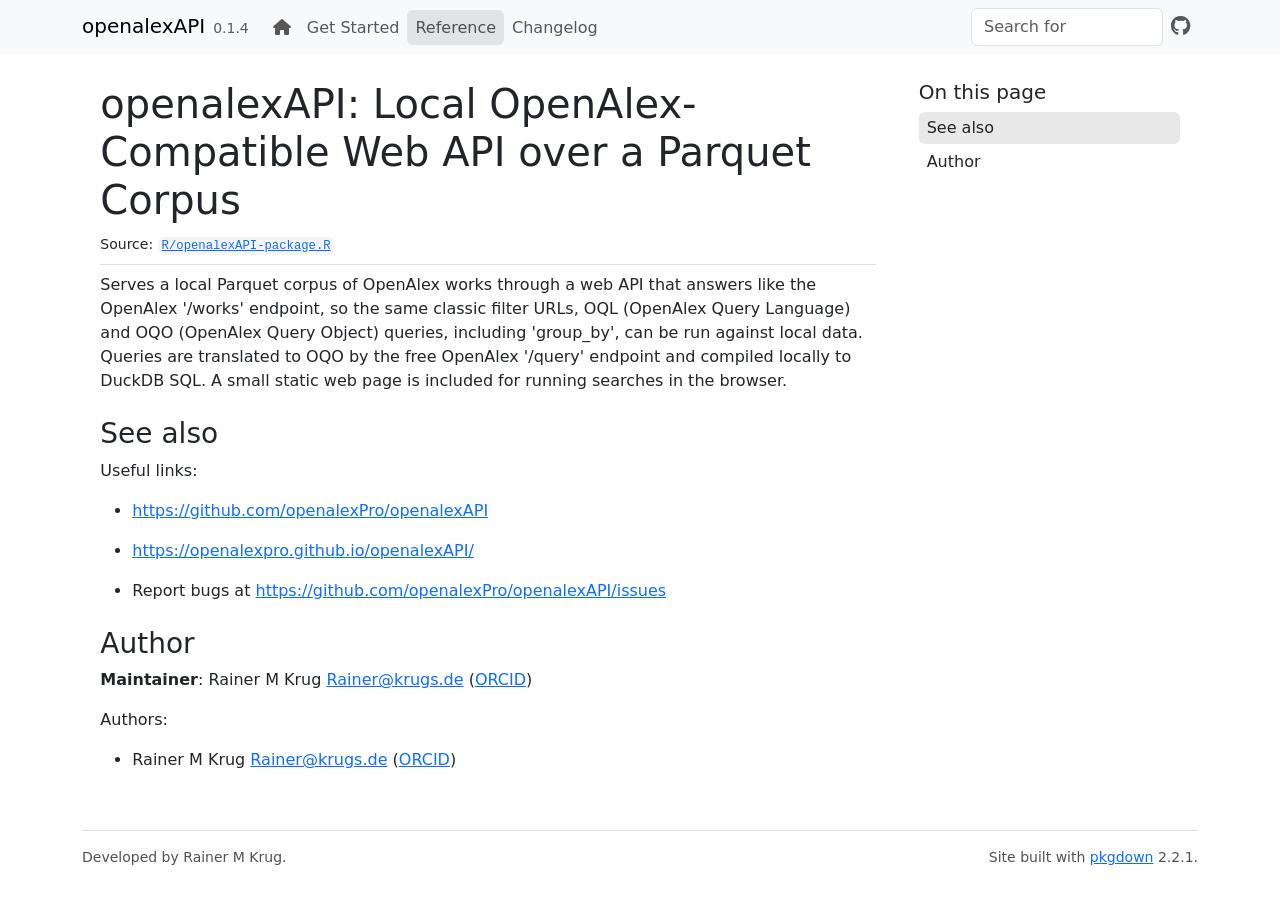
<file: reference/openalexAPI-package.html>
<!DOCTYPE html>
<!-- Generated by pkgdown: do not edit by hand --><html lang="en"><head><meta charset="UTF-8"><meta http-equiv="X-UA-Compatible" content="IE=edge"><meta name="viewport" content="width=device-width, initial-scale=1, shrink-to-fit=no"><title>openalexAPI: Local OpenAlex-Compatible Web API over a Parquet Corpus — openalexAPI-package • openalexAPI</title><script src="../deps/jquery-3.6.0/jquery-3.6.0.min.js"></script><meta name="viewport" content="width=device-width, initial-scale=1, shrink-to-fit=no"><link href="../deps/bootstrap-5.3.8/bootstrap.min.css" rel="stylesheet"><script src="../deps/bootstrap-5.3.8/bootstrap.bundle.min.js"></script><link href="../deps/font-awesome-6.5.2/css/all.min.css" rel="stylesheet"><link href="../deps/font-awesome-6.5.2/css/v4-shims.min.css" rel="stylesheet"><script src="../deps/headroom-0.11.0/headroom.min.js"></script><script src="../deps/headroom-0.11.0/jQuery.headroom.min.js"></script><script src="../deps/bootstrap-toc-1.0.1/bootstrap-toc.min.js"></script><script src="../deps/clipboard.js-2.0.11/clipboard.min.js"></script><script src="../deps/search-1.0.0/autocomplete.jquery.min.js"></script><script src="../deps/search-1.0.0/fuse.min.js"></script><script src="../deps/search-1.0.0/mark.min.js"></script><!-- pkgdown --><script src="../pkgdown.js"></script><meta property="og:title" content="openalexAPI: Local OpenAlex-Compatible Web API over a Parquet Corpus — openalexAPI-package"><meta name="description" content="Serves a local Parquet corpus of OpenAlex works through a web API that answers like the OpenAlex '/works' endpoint, so the same classic filter URLs, OQL (OpenAlex Query Language) and OQO (OpenAlex Query Object) queries, including 'group_by', can be run against local data. Queries are translated to OQO by the free OpenAlex '/query' endpoint and compiled locally to DuckDB SQL. A small static web page is included for running searches in the browser."><meta property="og:description" content="Serves a local Parquet corpus of OpenAlex works through a web API that answers like the OpenAlex '/works' endpoint, so the same classic filter URLs, OQL (OpenAlex Query Language) and OQO (OpenAlex Query Object) queries, including 'group_by', can be run against local data. Queries are translated to OQO by the free OpenAlex '/query' endpoint and compiled locally to DuckDB SQL. A small static web page is included for running searches in the browser."></head><body>
    <a href="#main" class="visually-hidden-focusable">Skip to contents</a>


    <nav class="navbar navbar-expand-lg fixed-top bg-light" data-bs-theme="light" aria-label="Site navigation"><div class="container">

    <a class="navbar-brand me-2" href="../index.html">openalexAPI</a>

    <small class="nav-text text-muted me-auto" data-bs-toggle="tooltip" data-bs-placement="bottom" title="">0.1.4</small>


    <button class="navbar-toggler" type="button" data-bs-toggle="collapse" data-bs-target="#navbar" aria-controls="navbar" aria-expanded="false" aria-label="Toggle navigation">
      <span class="navbar-toggler-icon"></span>
    </button>

    <div id="navbar" class="collapse navbar-collapse ms-3">
      <ul class="navbar-nav me-auto"><li class="nav-item"><a class="nav-link" href="../index.html"><span class="fa fa-home"></span></a></li>
<li class="nav-item"><a class="nav-link" href="../articles/openalexAPI.html">Get Started</a></li>
<li class="active nav-item"><a class="nav-link" href="../reference/index.html">Reference</a></li>
<li class="nav-item"><a class="nav-link" href="../news/index.html">Changelog</a></li>
      </ul><ul class="navbar-nav"><li class="nav-item"><form class="form-inline" role="search">
 <input class="form-control" type="search" name="search-input" id="search-input" autocomplete="off" aria-label="Search site" placeholder="Search for" data-search-index="../search.json"></form></li>
<li class="nav-item"><a class="external-link nav-link" href="https://github.com/openalexPro/openalexAPI/" aria-label="GitHub"><span class="fa fab fa-github fa-lg"></span></a></li>
      </ul></div>


  </div>
</nav><div class="container template-reference-topic">
<div class="row">
  <main id="main" class="col-md-9"><div class="page-header">

      <h1>openalexAPI: Local OpenAlex-Compatible Web API over a Parquet Corpus</h1>
      <small class="dont-index">Source: <a href="https://github.com/openalexPro/openalexAPI/blob/v0.1.4/R/openalexAPI-package.R" class="external-link"><code>R/openalexAPI-package.R</code></a></small>
      <div class="d-none name"><code>openalexAPI-package.Rd</code></div>
    </div>

    <div class="ref-description section level2">
    <p>Serves a local Parquet corpus of OpenAlex works through a web API that answers like the OpenAlex '/works' endpoint, so the same classic filter URLs, OQL (OpenAlex Query Language) and OQO (OpenAlex Query Object) queries, including 'group_by', can be run against local data. Queries are translated to OQO by the free OpenAlex '/query' endpoint and compiled locally to DuckDB SQL. A small static web page is included for running searches in the browser.</p>
    </div>


    <div class="section level2">
    <h2 id="see-also">See also<a class="anchor" aria-label="anchor" href="#see-also"></a></h2>
    <div class="dont-index"><p>Useful links:</p><ul><li><p><a href="https://github.com/openalexPro/openalexAPI" class="external-link">https://github.com/openalexPro/openalexAPI</a></p></li>
<li><p><a href="https://openalexpro.github.io/openalexAPI/">https://openalexpro.github.io/openalexAPI/</a></p></li>
<li><p>Report bugs at <a href="https://github.com/openalexPro/openalexAPI/issues" class="external-link">https://github.com/openalexPro/openalexAPI/issues</a></p></li>
</ul></div>
    </div>
    <div class="section level2">
    <h2 id="author">Author<a class="anchor" aria-label="anchor" href="#author"></a></h2>
    <p><strong>Maintainer</strong>: Rainer M Krug <a href="mailto:Rainer@krugs.de">Rainer@krugs.de</a> (<a href="https://orcid.org/0000-0002-7490-0066" class="external-link">ORCID</a>)</p>
<p>Authors:</p><ul><li><p>Rainer M Krug <a href="mailto:Rainer@krugs.de">Rainer@krugs.de</a> (<a href="https://orcid.org/0000-0002-7490-0066" class="external-link">ORCID</a>)</p></li>
</ul></div>

  </main><aside class="col-md-3"><nav id="toc" aria-label="Table of contents"><h2>On this page</h2>
    </nav></aside></div>


    <footer><div class="pkgdown-footer-left">
  <p>Developed by Rainer M Krug.</p>
</div>

<div class="pkgdown-footer-right">
  <p>Site built with <a href="https://pkgdown.r-lib.org/" class="external-link">pkgdown</a> 2.2.1.</p>
</div>

    </footer></div>





  </body></html>
</file>
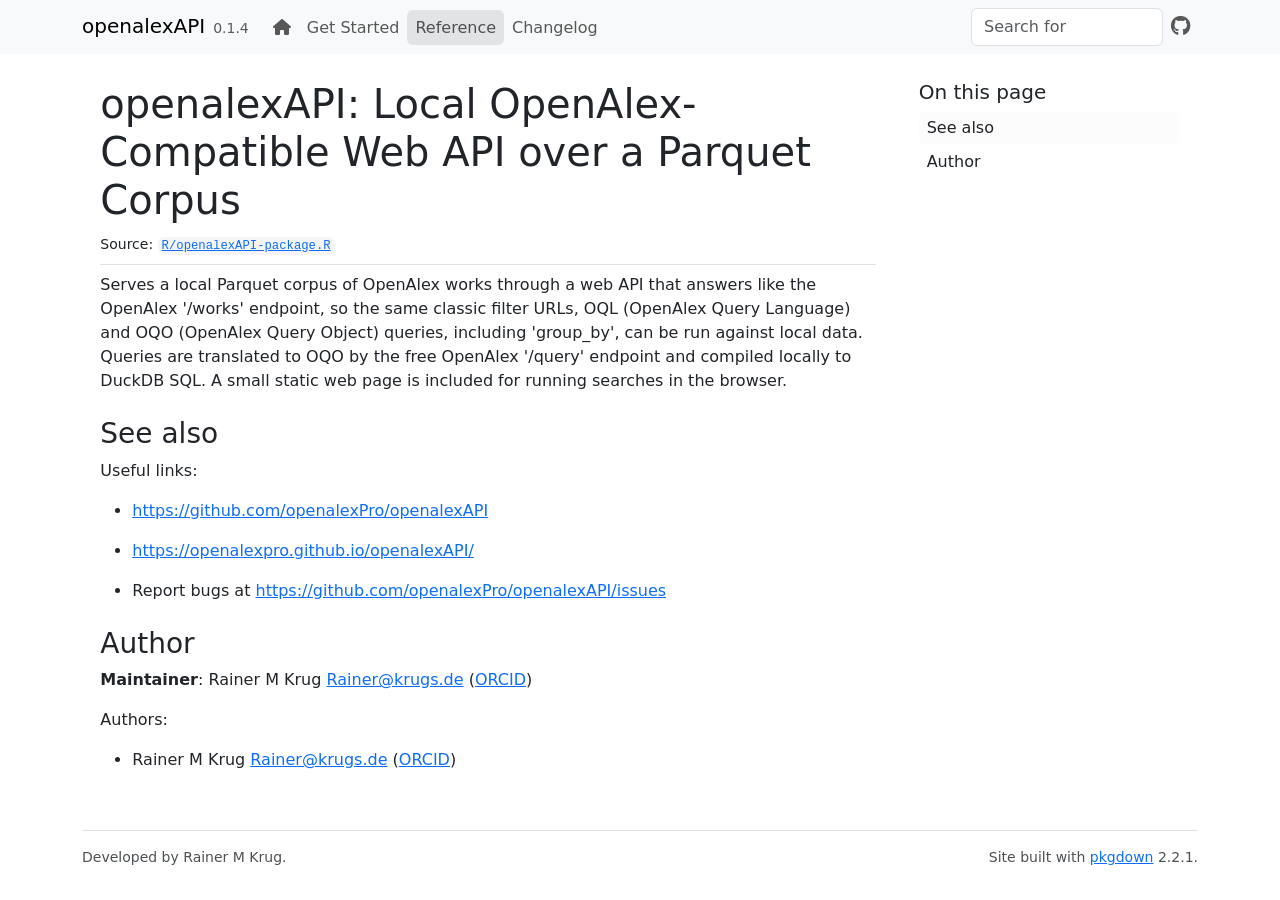
<file: reference/openalexAPI.html>
<html>
  <head>
    <meta http-equiv="refresh" content="0;URL=https://openalexpro.github.io/openalexAPI/reference/openalexAPI-package.html" />
    <meta name="robots" content="noindex">
    <link rel="canonical" href="https://openalexpro.github.io/openalexAPI/reference/openalexAPI-package.html">
  </head>
</html>
</file>
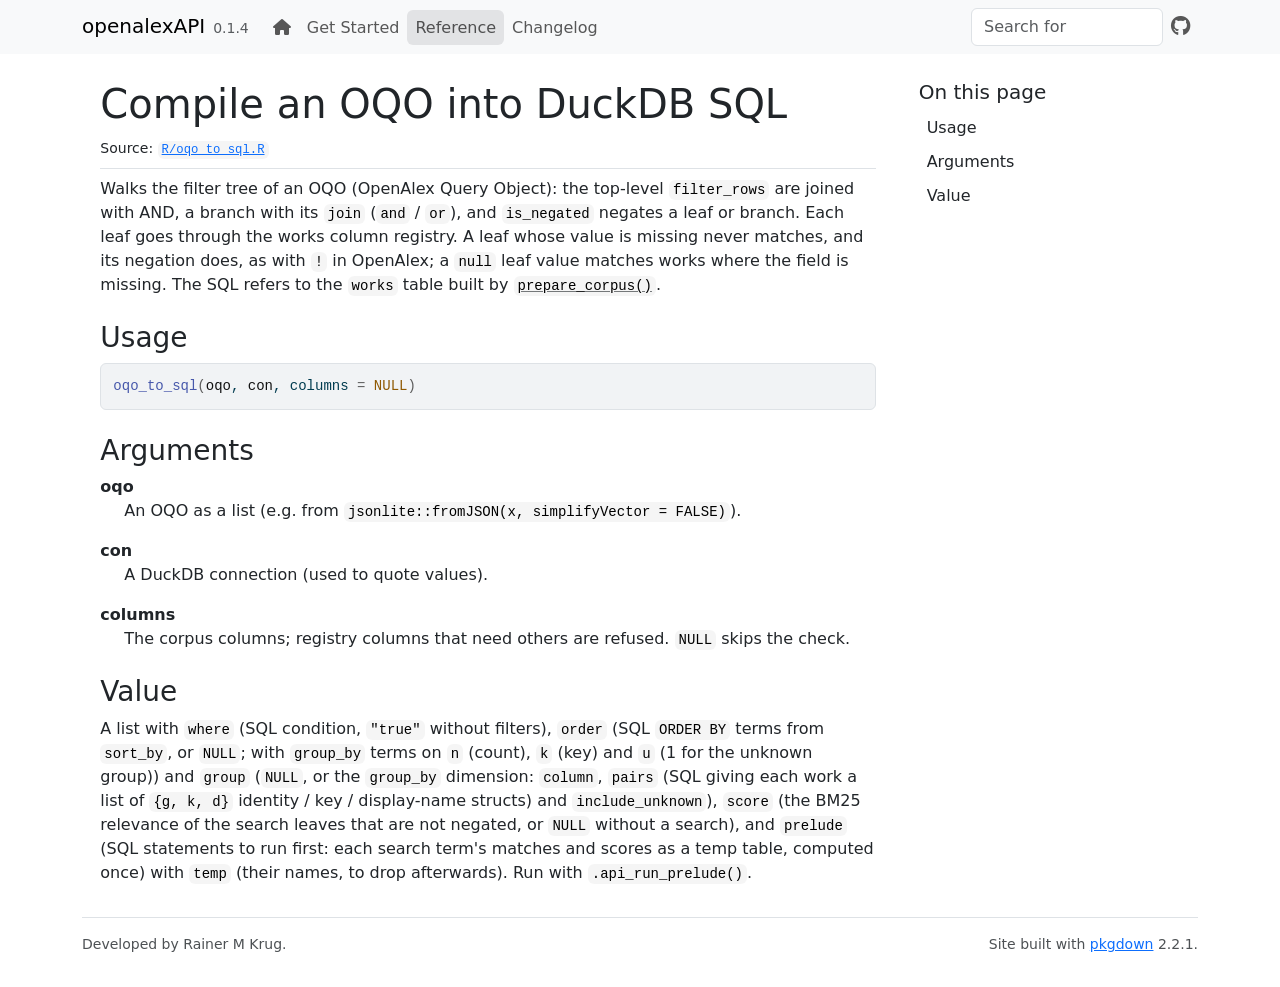
<file: reference/oqo_to_sql.html>
<!DOCTYPE html>
<!-- Generated by pkgdown: do not edit by hand --><html lang="en"><head><meta charset="UTF-8"><meta http-equiv="X-UA-Compatible" content="IE=edge"><meta name="viewport" content="width=device-width, initial-scale=1, shrink-to-fit=no"><title>Compile an OQO into DuckDB SQL — oqo_to_sql • openalexAPI</title><script src="../deps/jquery-3.6.0/jquery-3.6.0.min.js"></script><meta name="viewport" content="width=device-width, initial-scale=1, shrink-to-fit=no"><link href="../deps/bootstrap-5.3.8/bootstrap.min.css" rel="stylesheet"><script src="../deps/bootstrap-5.3.8/bootstrap.bundle.min.js"></script><link href="../deps/font-awesome-6.5.2/css/all.min.css" rel="stylesheet"><link href="../deps/font-awesome-6.5.2/css/v4-shims.min.css" rel="stylesheet"><script src="../deps/headroom-0.11.0/headroom.min.js"></script><script src="../deps/headroom-0.11.0/jQuery.headroom.min.js"></script><script src="../deps/bootstrap-toc-1.0.1/bootstrap-toc.min.js"></script><script src="../deps/clipboard.js-2.0.11/clipboard.min.js"></script><script src="../deps/search-1.0.0/autocomplete.jquery.min.js"></script><script src="../deps/search-1.0.0/fuse.min.js"></script><script src="../deps/search-1.0.0/mark.min.js"></script><!-- pkgdown --><script src="../pkgdown.js"></script><meta property="og:title" content="Compile an OQO into DuckDB SQL — oqo_to_sql"><meta name="description" content="Walks the filter tree of an OQO (OpenAlex Query Object): the top-level
filter_rows are joined with AND, a branch with its join (and /
or), and is_negated negates a leaf or branch. Each leaf goes through
the works column registry. A leaf whose value is missing never matches,
and its negation does, as with ! in OpenAlex; a null leaf value
matches works where the field is missing. The SQL refers to the
works table built by prepare_corpus()."><meta property="og:description" content="Walks the filter tree of an OQO (OpenAlex Query Object): the top-level
filter_rows are joined with AND, a branch with its join (and /
or), and is_negated negates a leaf or branch. Each leaf goes through
the works column registry. A leaf whose value is missing never matches,
and its negation does, as with ! in OpenAlex; a null leaf value
matches works where the field is missing. The SQL refers to the
works table built by prepare_corpus()."></head><body>
    <a href="#main" class="visually-hidden-focusable">Skip to contents</a>


    <nav class="navbar navbar-expand-lg fixed-top bg-light" data-bs-theme="light" aria-label="Site navigation"><div class="container">

    <a class="navbar-brand me-2" href="../index.html">openalexAPI</a>

    <small class="nav-text text-muted me-auto" data-bs-toggle="tooltip" data-bs-placement="bottom" title="">0.1.4</small>


    <button class="navbar-toggler" type="button" data-bs-toggle="collapse" data-bs-target="#navbar" aria-controls="navbar" aria-expanded="false" aria-label="Toggle navigation">
      <span class="navbar-toggler-icon"></span>
    </button>

    <div id="navbar" class="collapse navbar-collapse ms-3">
      <ul class="navbar-nav me-auto"><li class="nav-item"><a class="nav-link" href="../index.html"><span class="fa fa-home"></span></a></li>
<li class="nav-item"><a class="nav-link" href="../articles/openalexAPI.html">Get Started</a></li>
<li class="active nav-item"><a class="nav-link" href="../reference/index.html">Reference</a></li>
<li class="nav-item"><a class="nav-link" href="../news/index.html">Changelog</a></li>
      </ul><ul class="navbar-nav"><li class="nav-item"><form class="form-inline" role="search">
 <input class="form-control" type="search" name="search-input" id="search-input" autocomplete="off" aria-label="Search site" placeholder="Search for" data-search-index="../search.json"></form></li>
<li class="nav-item"><a class="external-link nav-link" href="https://github.com/openalexPro/openalexAPI/" aria-label="GitHub"><span class="fa fab fa-github fa-lg"></span></a></li>
      </ul></div>


  </div>
</nav><div class="container template-reference-topic">
<div class="row">
  <main id="main" class="col-md-9"><div class="page-header">

      <h1>Compile an OQO into DuckDB SQL</h1>
      <small class="dont-index">Source: <a href="https://github.com/openalexPro/openalexAPI/blob/v0.1.4/R/oqo_to_sql.R" class="external-link"><code>R/oqo_to_sql.R</code></a></small>
      <div class="d-none name"><code>oqo_to_sql.Rd</code></div>
    </div>

    <div class="ref-description section level2">
    <p>Walks the filter tree of an OQO (OpenAlex Query Object): the top-level
<code>filter_rows</code> are joined with AND, a branch with its <code>join</code> (<code>and</code> /
<code>or</code>), and <code>is_negated</code> negates a leaf or branch. Each leaf goes through
the works column registry. A leaf whose value is missing never matches,
and its negation does, as with <code>!</code> in OpenAlex; a <code>null</code> leaf value
matches works where the field is missing. The SQL refers to the
<code>works</code> table built by <code><a href="prepare_corpus.html">prepare_corpus()</a></code>.</p>
    </div>

    <div class="section level2">
    <h2 id="ref-usage">Usage<a class="anchor" aria-label="anchor" href="#ref-usage"></a></h2>
    <div class="sourceCode"><pre class="sourceCode r"><code><span><span class="fu">oqo_to_sql</span><span class="op">(</span><span class="va">oqo</span>, <span class="va">con</span>, columns <span class="op">=</span> <span class="cn">NULL</span><span class="op">)</span></span></code></pre></div>
    </div>

    <div class="section level2">
    <h2 id="arguments">Arguments<a class="anchor" aria-label="anchor" href="#arguments"></a></h2>


<dl><dt id="arg-oqo">oqo<a class="anchor" aria-label="anchor" href="#arg-oqo"></a></dt>
<dd><p>An OQO as a list (e.g. from <code>jsonlite::fromJSON(x, simplifyVector = FALSE)</code>).</p></dd>


<dt id="arg-con">con<a class="anchor" aria-label="anchor" href="#arg-con"></a></dt>
<dd><p>A DuckDB connection (used to quote values).</p></dd>


<dt id="arg-columns">columns<a class="anchor" aria-label="anchor" href="#arg-columns"></a></dt>
<dd><p>The corpus columns; registry columns that need others
are refused. <code>NULL</code> skips the check.</p></dd>

</dl></div>
    <div class="section level2">
    <h2 id="value">Value<a class="anchor" aria-label="anchor" href="#value"></a></h2>
    <p>A list with <code>where</code> (SQL condition, <code>"true"</code> without filters),
<code>order</code> (SQL <code>ORDER BY</code> terms from <code>sort_by</code>, or <code>NULL</code>; with <code>group_by</code>
terms on <code>n</code> (count), <code>k</code> (key) and <code>u</code> (1 for the unknown group)) and
<code>group</code> (<code>NULL</code>, or the <code>group_by</code> dimension: <code>column</code>, <code>pairs</code> (SQL
giving each work a list of <code>{g, k, d}</code> identity / key / display-name
structs) and <code>include_unknown</code>), <code>score</code> (the BM25 relevance of the
search leaves that are not negated, or <code>NULL</code> without a search), and
<code>prelude</code> (SQL statements to run first: each search term's matches and
scores as a temp table, computed once) with <code>temp</code> (their names, to
drop afterwards). Run with <code>.api_run_prelude()</code>.</p>
    </div>

  </main><aside class="col-md-3"><nav id="toc" aria-label="Table of contents"><h2>On this page</h2>
    </nav></aside></div>


    <footer><div class="pkgdown-footer-left">
  <p>Developed by Rainer M Krug.</p>
</div>

<div class="pkgdown-footer-right">
  <p>Site built with <a href="https://pkgdown.r-lib.org/" class="external-link">pkgdown</a> 2.2.1.</p>
</div>

    </footer></div>





  </body></html>
</file>
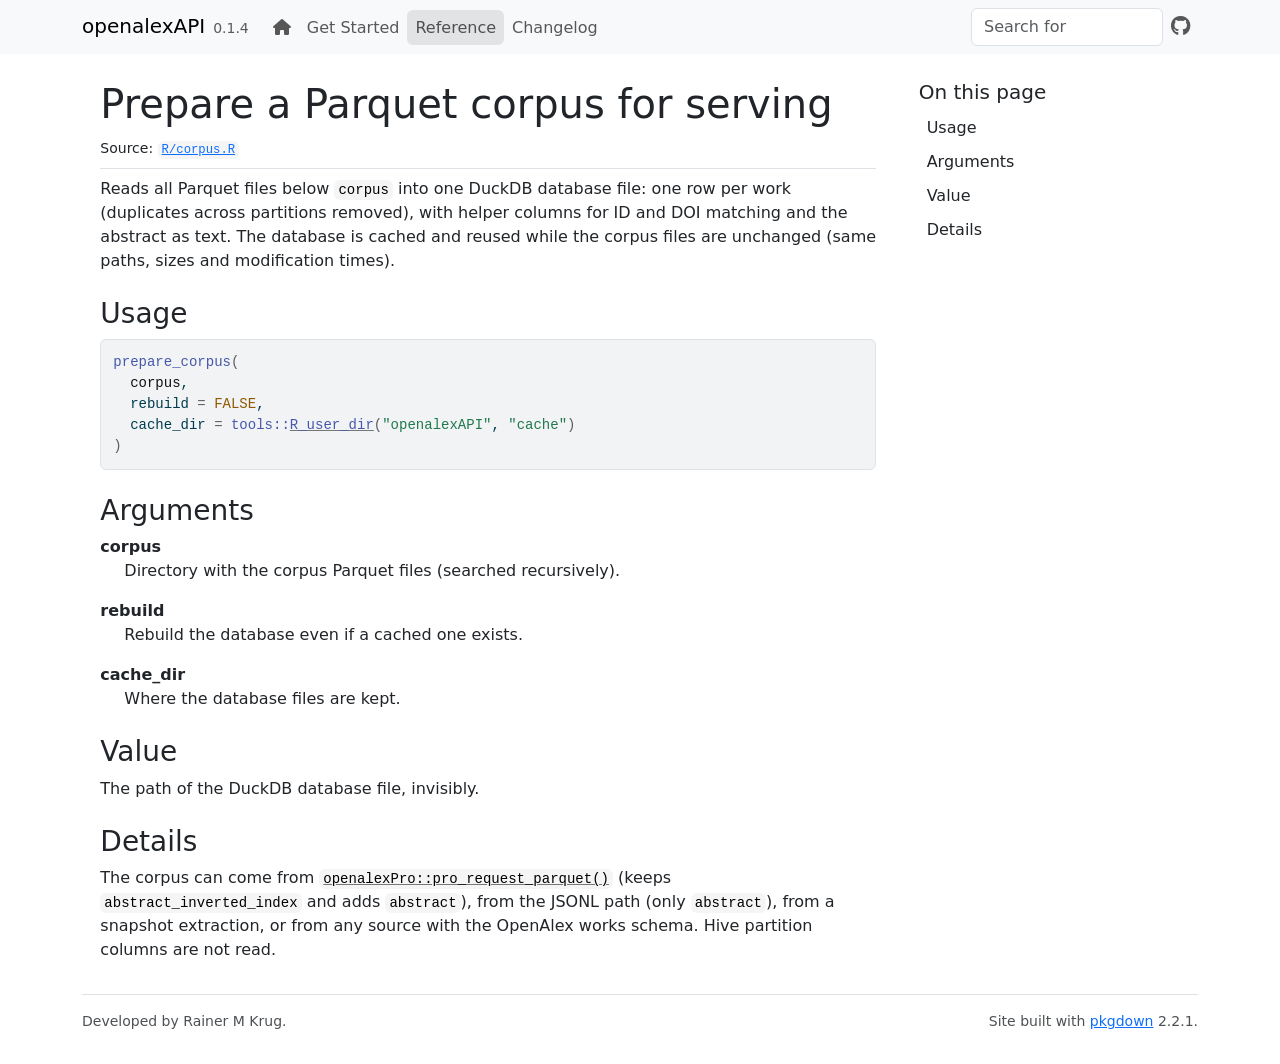
<file: reference/prepare_corpus.html>
<!DOCTYPE html>
<!-- Generated by pkgdown: do not edit by hand --><html lang="en"><head><meta charset="UTF-8"><meta http-equiv="X-UA-Compatible" content="IE=edge"><meta name="viewport" content="width=device-width, initial-scale=1, shrink-to-fit=no"><title>Prepare a Parquet corpus for serving — prepare_corpus • openalexAPI</title><script src="../deps/jquery-3.6.0/jquery-3.6.0.min.js"></script><meta name="viewport" content="width=device-width, initial-scale=1, shrink-to-fit=no"><link href="../deps/bootstrap-5.3.8/bootstrap.min.css" rel="stylesheet"><script src="../deps/bootstrap-5.3.8/bootstrap.bundle.min.js"></script><link href="../deps/font-awesome-6.5.2/css/all.min.css" rel="stylesheet"><link href="../deps/font-awesome-6.5.2/css/v4-shims.min.css" rel="stylesheet"><script src="../deps/headroom-0.11.0/headroom.min.js"></script><script src="../deps/headroom-0.11.0/jQuery.headroom.min.js"></script><script src="../deps/bootstrap-toc-1.0.1/bootstrap-toc.min.js"></script><script src="../deps/clipboard.js-2.0.11/clipboard.min.js"></script><script src="../deps/search-1.0.0/autocomplete.jquery.min.js"></script><script src="../deps/search-1.0.0/fuse.min.js"></script><script src="../deps/search-1.0.0/mark.min.js"></script><!-- pkgdown --><script src="../pkgdown.js"></script><meta property="og:title" content="Prepare a Parquet corpus for serving — prepare_corpus"><meta name="description" content="Reads all Parquet files below corpus into one DuckDB database file: one
row per work (duplicates across partitions removed), with helper columns
for ID and DOI matching and the abstract as text. The database is cached
and reused while the corpus files are unchanged (same paths, sizes and
modification times)."><meta property="og:description" content="Reads all Parquet files below corpus into one DuckDB database file: one
row per work (duplicates across partitions removed), with helper columns
for ID and DOI matching and the abstract as text. The database is cached
and reused while the corpus files are unchanged (same paths, sizes and
modification times)."></head><body>
    <a href="#main" class="visually-hidden-focusable">Skip to contents</a>


    <nav class="navbar navbar-expand-lg fixed-top bg-light" data-bs-theme="light" aria-label="Site navigation"><div class="container">

    <a class="navbar-brand me-2" href="../index.html">openalexAPI</a>

    <small class="nav-text text-muted me-auto" data-bs-toggle="tooltip" data-bs-placement="bottom" title="">0.1.4</small>


    <button class="navbar-toggler" type="button" data-bs-toggle="collapse" data-bs-target="#navbar" aria-controls="navbar" aria-expanded="false" aria-label="Toggle navigation">
      <span class="navbar-toggler-icon"></span>
    </button>

    <div id="navbar" class="collapse navbar-collapse ms-3">
      <ul class="navbar-nav me-auto"><li class="nav-item"><a class="nav-link" href="../index.html"><span class="fa fa-home"></span></a></li>
<li class="nav-item"><a class="nav-link" href="../articles/openalexAPI.html">Get Started</a></li>
<li class="active nav-item"><a class="nav-link" href="../reference/index.html">Reference</a></li>
<li class="nav-item"><a class="nav-link" href="../news/index.html">Changelog</a></li>
      </ul><ul class="navbar-nav"><li class="nav-item"><form class="form-inline" role="search">
 <input class="form-control" type="search" name="search-input" id="search-input" autocomplete="off" aria-label="Search site" placeholder="Search for" data-search-index="../search.json"></form></li>
<li class="nav-item"><a class="external-link nav-link" href="https://github.com/openalexPro/openalexAPI/" aria-label="GitHub"><span class="fa fab fa-github fa-lg"></span></a></li>
      </ul></div>


  </div>
</nav><div class="container template-reference-topic">
<div class="row">
  <main id="main" class="col-md-9"><div class="page-header">

      <h1>Prepare a Parquet corpus for serving</h1>
      <small class="dont-index">Source: <a href="https://github.com/openalexPro/openalexAPI/blob/v0.1.4/R/corpus.R" class="external-link"><code>R/corpus.R</code></a></small>
      <div class="d-none name"><code>prepare_corpus.Rd</code></div>
    </div>

    <div class="ref-description section level2">
    <p>Reads all Parquet files below <code>corpus</code> into one DuckDB database file: one
row per work (duplicates across partitions removed), with helper columns
for ID and DOI matching and the abstract as text. The database is cached
and reused while the corpus files are unchanged (same paths, sizes and
modification times).</p>
    </div>

    <div class="section level2">
    <h2 id="ref-usage">Usage<a class="anchor" aria-label="anchor" href="#ref-usage"></a></h2>
    <div class="sourceCode"><pre class="sourceCode r"><code><span><span class="fu">prepare_corpus</span><span class="op">(</span></span>
<span>  <span class="va">corpus</span>,</span>
<span>  rebuild <span class="op">=</span> <span class="cn">FALSE</span>,</span>
<span>  cache_dir <span class="op">=</span> <span class="fu">tools</span><span class="fu">::</span><span class="fu"><a href="https://rdrr.io/r/tools/userdir.html" class="external-link">R_user_dir</a></span><span class="op">(</span><span class="st">"openalexAPI"</span>, <span class="st">"cache"</span><span class="op">)</span></span>
<span><span class="op">)</span></span></code></pre></div>
    </div>

    <div class="section level2">
    <h2 id="arguments">Arguments<a class="anchor" aria-label="anchor" href="#arguments"></a></h2>


<dl><dt id="arg-corpus">corpus<a class="anchor" aria-label="anchor" href="#arg-corpus"></a></dt>
<dd><p>Directory with the corpus Parquet files (searched
recursively).</p></dd>


<dt id="arg-rebuild">rebuild<a class="anchor" aria-label="anchor" href="#arg-rebuild"></a></dt>
<dd><p>Rebuild the database even if a cached one exists.</p></dd>


<dt id="arg-cache-dir">cache_dir<a class="anchor" aria-label="anchor" href="#arg-cache-dir"></a></dt>
<dd><p>Where the database files are kept.</p></dd>

</dl></div>
    <div class="section level2">
    <h2 id="value">Value<a class="anchor" aria-label="anchor" href="#value"></a></h2>
    <p>The path of the DuckDB database file, invisibly.</p>
    </div>
    <div class="section level2">
    <h2 id="details">Details<a class="anchor" aria-label="anchor" href="#details"></a></h2>
    <p>The corpus can come from <code><a href="https://openalexpro.github.io/openalexPro/reference/pro_request_parquet.html" class="external-link">openalexPro::pro_request_parquet()</a></code> (keeps
<code>abstract_inverted_index</code> and adds <code>abstract</code>), from the JSONL path (only
<code>abstract</code>), from a snapshot extraction, or from any source with the
OpenAlex works schema. Hive partition columns are not read.</p>
    </div>

  </main><aside class="col-md-3"><nav id="toc" aria-label="Table of contents"><h2>On this page</h2>
    </nav></aside></div>


    <footer><div class="pkgdown-footer-left">
  <p>Developed by Rainer M Krug.</p>
</div>

<div class="pkgdown-footer-right">
  <p>Site built with <a href="https://pkgdown.r-lib.org/" class="external-link">pkgdown</a> 2.2.1.</p>
</div>

    </footer></div>





  </body></html>
</file>
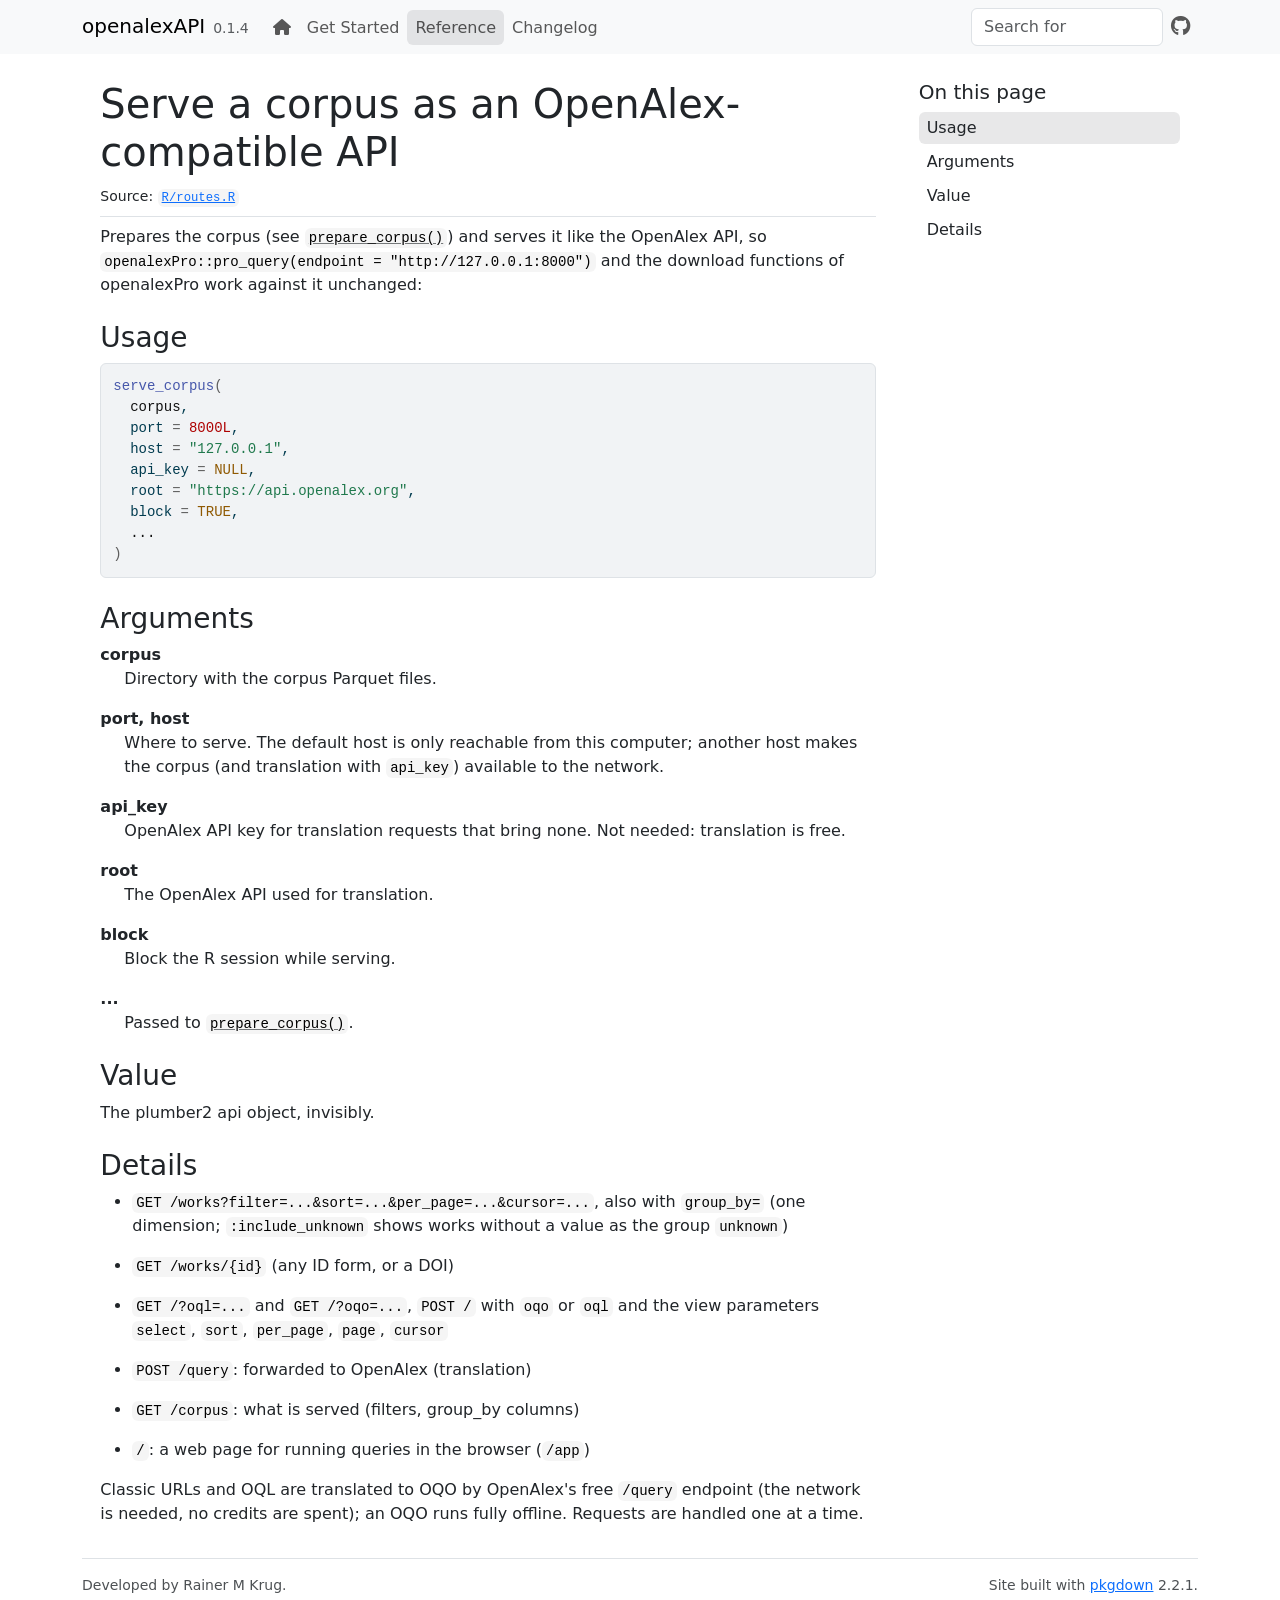
<file: reference/serve_corpus.html>
<!DOCTYPE html>
<!-- Generated by pkgdown: do not edit by hand --><html lang="en"><head><meta charset="UTF-8"><meta http-equiv="X-UA-Compatible" content="IE=edge"><meta name="viewport" content="width=device-width, initial-scale=1, shrink-to-fit=no"><title>Serve a corpus as an OpenAlex-compatible API — serve_corpus • openalexAPI</title><script src="../deps/jquery-3.6.0/jquery-3.6.0.min.js"></script><meta name="viewport" content="width=device-width, initial-scale=1, shrink-to-fit=no"><link href="../deps/bootstrap-5.3.8/bootstrap.min.css" rel="stylesheet"><script src="../deps/bootstrap-5.3.8/bootstrap.bundle.min.js"></script><link href="../deps/font-awesome-6.5.2/css/all.min.css" rel="stylesheet"><link href="../deps/font-awesome-6.5.2/css/v4-shims.min.css" rel="stylesheet"><script src="../deps/headroom-0.11.0/headroom.min.js"></script><script src="../deps/headroom-0.11.0/jQuery.headroom.min.js"></script><script src="../deps/bootstrap-toc-1.0.1/bootstrap-toc.min.js"></script><script src="../deps/clipboard.js-2.0.11/clipboard.min.js"></script><script src="../deps/search-1.0.0/autocomplete.jquery.min.js"></script><script src="../deps/search-1.0.0/fuse.min.js"></script><script src="../deps/search-1.0.0/mark.min.js"></script><!-- pkgdown --><script src="../pkgdown.js"></script><meta property="og:title" content="Serve a corpus as an OpenAlex-compatible API — serve_corpus"><meta name="description" content="Prepares the corpus (see prepare_corpus()) and serves it like the
OpenAlex API, so openalexPro::pro_query(endpoint = &quot;http://127.0.0.1:8000&quot;)
and the download functions of openalexPro work against it unchanged:"><meta property="og:description" content="Prepares the corpus (see prepare_corpus()) and serves it like the
OpenAlex API, so openalexPro::pro_query(endpoint = &quot;http://127.0.0.1:8000&quot;)
and the download functions of openalexPro work against it unchanged:"></head><body>
    <a href="#main" class="visually-hidden-focusable">Skip to contents</a>


    <nav class="navbar navbar-expand-lg fixed-top bg-light" data-bs-theme="light" aria-label="Site navigation"><div class="container">

    <a class="navbar-brand me-2" href="../index.html">openalexAPI</a>

    <small class="nav-text text-muted me-auto" data-bs-toggle="tooltip" data-bs-placement="bottom" title="">0.1.4</small>


    <button class="navbar-toggler" type="button" data-bs-toggle="collapse" data-bs-target="#navbar" aria-controls="navbar" aria-expanded="false" aria-label="Toggle navigation">
      <span class="navbar-toggler-icon"></span>
    </button>

    <div id="navbar" class="collapse navbar-collapse ms-3">
      <ul class="navbar-nav me-auto"><li class="nav-item"><a class="nav-link" href="../index.html"><span class="fa fa-home"></span></a></li>
<li class="nav-item"><a class="nav-link" href="../articles/openalexAPI.html">Get Started</a></li>
<li class="active nav-item"><a class="nav-link" href="../reference/index.html">Reference</a></li>
<li class="nav-item"><a class="nav-link" href="../news/index.html">Changelog</a></li>
      </ul><ul class="navbar-nav"><li class="nav-item"><form class="form-inline" role="search">
 <input class="form-control" type="search" name="search-input" id="search-input" autocomplete="off" aria-label="Search site" placeholder="Search for" data-search-index="../search.json"></form></li>
<li class="nav-item"><a class="external-link nav-link" href="https://github.com/openalexPro/openalexAPI/" aria-label="GitHub"><span class="fa fab fa-github fa-lg"></span></a></li>
      </ul></div>


  </div>
</nav><div class="container template-reference-topic">
<div class="row">
  <main id="main" class="col-md-9"><div class="page-header">

      <h1>Serve a corpus as an OpenAlex-compatible API</h1>
      <small class="dont-index">Source: <a href="https://github.com/openalexPro/openalexAPI/blob/v0.1.4/R/routes.R" class="external-link"><code>R/routes.R</code></a></small>
      <div class="d-none name"><code>serve_corpus.Rd</code></div>
    </div>

    <div class="ref-description section level2">
    <p>Prepares the corpus (see <code><a href="prepare_corpus.html">prepare_corpus()</a></code>) and serves it like the
OpenAlex API, so <code>openalexPro::pro_query(endpoint = "http://127.0.0.1:8000")</code>
and the download functions of openalexPro work against it unchanged:</p>
    </div>

    <div class="section level2">
    <h2 id="ref-usage">Usage<a class="anchor" aria-label="anchor" href="#ref-usage"></a></h2>
    <div class="sourceCode"><pre class="sourceCode r"><code><span><span class="fu">serve_corpus</span><span class="op">(</span></span>
<span>  <span class="va">corpus</span>,</span>
<span>  port <span class="op">=</span> <span class="fl">8000L</span>,</span>
<span>  host <span class="op">=</span> <span class="st">"127.0.0.1"</span>,</span>
<span>  api_key <span class="op">=</span> <span class="cn">NULL</span>,</span>
<span>  root <span class="op">=</span> <span class="st">"https://api.openalex.org"</span>,</span>
<span>  block <span class="op">=</span> <span class="cn">TRUE</span>,</span>
<span>  <span class="va">...</span></span>
<span><span class="op">)</span></span></code></pre></div>
    </div>

    <div class="section level2">
    <h2 id="arguments">Arguments<a class="anchor" aria-label="anchor" href="#arguments"></a></h2>


<dl><dt id="arg-corpus">corpus<a class="anchor" aria-label="anchor" href="#arg-corpus"></a></dt>
<dd><p>Directory with the corpus Parquet files.</p></dd>


<dt id="arg-port-host">port, host<a class="anchor" aria-label="anchor" href="#arg-port-host"></a></dt>
<dd><p>Where to serve. The default host is only reachable from
this computer; another host makes the corpus (and translation with
<code>api_key</code>) available to the network.</p></dd>


<dt id="arg-api-key">api_key<a class="anchor" aria-label="anchor" href="#arg-api-key"></a></dt>
<dd><p>OpenAlex API key for translation requests that bring none.
Not needed: translation is free.</p></dd>


<dt id="arg-root">root<a class="anchor" aria-label="anchor" href="#arg-root"></a></dt>
<dd><p>The OpenAlex API used for translation.</p></dd>


<dt id="arg-block">block<a class="anchor" aria-label="anchor" href="#arg-block"></a></dt>
<dd><p>Block the R session while serving.</p></dd>


<dt id="arg--">...<a class="anchor" aria-label="anchor" href="#arg--"></a></dt>
<dd><p>Passed to <code><a href="prepare_corpus.html">prepare_corpus()</a></code>.</p></dd>

</dl></div>
    <div class="section level2">
    <h2 id="value">Value<a class="anchor" aria-label="anchor" href="#value"></a></h2>
    <p>The plumber2 api object, invisibly.</p>
    </div>
    <div class="section level2">
    <h2 id="details">Details<a class="anchor" aria-label="anchor" href="#details"></a></h2>

<ul><li><p><code>GET /works?filter=...&amp;sort=...&amp;per_page=...&amp;cursor=...</code>, also with
<code>group_by=</code> (one dimension; <code>:include_unknown</code> shows works without a
value as the group <code>unknown</code>)</p></li>
<li><p><code>GET /works/{id}</code> (any ID form, or a DOI)</p></li>
<li><p><code>GET /?oql=...</code> and <code>GET /?oqo=...</code>, <code>POST /</code> with <code>oqo</code> or <code>oql</code> and the
view parameters <code>select</code>, <code>sort</code>, <code>per_page</code>, <code>page</code>, <code>cursor</code></p></li>
<li><p><code>POST /query</code>: forwarded to OpenAlex (translation)</p></li>
<li><p><code>GET /corpus</code>: what is served (filters, group_by columns)</p></li>
<li><p><code>/</code>: a web page for running queries in the browser (<code>/app</code>)</p></li>
</ul><p>Classic URLs and OQL are translated to OQO by OpenAlex's free <code>/query</code>
endpoint (the network is needed, no credits are spent); an OQO runs fully
offline. Requests are handled one at a time.</p>
    </div>

  </main><aside class="col-md-3"><nav id="toc" aria-label="Table of contents"><h2>On this page</h2>
    </nav></aside></div>


    <footer><div class="pkgdown-footer-left">
  <p>Developed by Rainer M Krug.</p>
</div>

<div class="pkgdown-footer-right">
  <p>Site built with <a href="https://pkgdown.r-lib.org/" class="external-link">pkgdown</a> 2.2.1.</p>
</div>

    </footer></div>





  </body></html>
</file>
<file: articles/openalexAPI_files/libs/quarto-html/tippy.css>
.tippy-box[data-animation=fade][data-state=hidden]{opacity:0}[data-tippy-root]{max-width:calc(100vw - 10px)}.tippy-box{position:relative;background-color:#333;color:#fff;border-radius:4px;font-size:14px;line-height:1.4;white-space:normal;outline:0;transition-property:transform,visibility,opacity}.tippy-box[data-placement^=top]>.tippy-arrow{bottom:0}.tippy-box[data-placement^=top]>.tippy-arrow:before{bottom:-7px;left:0;border-width:8px 8px 0;border-top-color:initial;transform-origin:center top}.tippy-box[data-placement^=bottom]>.tippy-arrow{top:0}.tippy-box[data-placement^=bottom]>.tippy-arrow:before{top:-7px;left:0;border-width:0 8px 8px;border-bottom-color:initial;transform-origin:center bottom}.tippy-box[data-placement^=left]>.tippy-arrow{right:0}.tippy-box[data-placement^=left]>.tippy-arrow:before{border-width:8px 0 8px 8px;border-left-color:initial;right:-7px;transform-origin:center left}.tippy-box[data-placement^=right]>.tippy-arrow{left:0}.tippy-box[data-placement^=right]>.tippy-arrow:before{left:-7px;border-width:8px 8px 8px 0;border-right-color:initial;transform-origin:center right}.tippy-box[data-inertia][data-state=visible]{transition-timing-function:cubic-bezier(.54,1.5,.38,1.11)}.tippy-arrow{width:16px;height:16px;color:#333}.tippy-arrow:before{content:"";position:absolute;border-color:transparent;border-style:solid}.tippy-content{position:relative;padding:5px 9px;z-index:1}
</file>
<file: articles/openalexAPI_files/libs/quarto-html/light-border.css>
.tippy-box[data-theme~=light-border]{background-color:#fff;background-clip:padding-box;border:1px solid rgba(0,8,16,.15);color:#333;box-shadow:0 4px 14px -2px rgba(0,8,16,.08)}.tippy-box[data-theme~=light-border]>.tippy-backdrop{background-color:#fff}.tippy-box[data-theme~=light-border]>.tippy-arrow:after,.tippy-box[data-theme~=light-border]>.tippy-svg-arrow:after{content:"";position:absolute;z-index:-1}.tippy-box[data-theme~=light-border]>.tippy-arrow:after{border-color:transparent;border-style:solid}.tippy-box[data-theme~=light-border][data-placement^=top]>.tippy-arrow:before{border-top-color:#fff}.tippy-box[data-theme~=light-border][data-placement^=top]>.tippy-arrow:after{border-top-color:rgba(0,8,16,.2);border-width:7px 7px 0;top:17px;left:1px}.tippy-box[data-theme~=light-border][data-placement^=top]>.tippy-svg-arrow>svg{top:16px}.tippy-box[data-theme~=light-border][data-placement^=top]>.tippy-svg-arrow:after{top:17px}.tippy-box[data-theme~=light-border][data-placement^=bottom]>.tippy-arrow:before{border-bottom-color:#fff;bottom:16px}.tippy-box[data-theme~=light-border][data-placement^=bottom]>.tippy-arrow:after{border-bottom-color:rgba(0,8,16,.2);border-width:0 7px 7px;bottom:17px;left:1px}.tippy-box[data-theme~=light-border][data-placement^=bottom]>.tippy-svg-arrow>svg{bottom:16px}.tippy-box[data-theme~=light-border][data-placement^=bottom]>.tippy-svg-arrow:after{bottom:17px}.tippy-box[data-theme~=light-border][data-placement^=left]>.tippy-arrow:before{border-left-color:#fff}.tippy-box[data-theme~=light-border][data-placement^=left]>.tippy-arrow:after{border-left-color:rgba(0,8,16,.2);border-width:7px 0 7px 7px;left:17px;top:1px}.tippy-box[data-theme~=light-border][data-placement^=left]>.tippy-svg-arrow>svg{left:11px}.tippy-box[data-theme~=light-border][data-placement^=left]>.tippy-svg-arrow:after{left:12px}.tippy-box[data-theme~=light-border][data-placement^=right]>.tippy-arrow:before{border-right-color:#fff;right:16px}.tippy-box[data-theme~=light-border][data-placement^=right]>.tippy-arrow:after{border-width:7px 7px 7px 0;right:17px;top:1px;border-right-color:rgba(0,8,16,.2)}.tippy-box[data-theme~=light-border][data-placement^=right]>.tippy-svg-arrow>svg{right:11px}.tippy-box[data-theme~=light-border][data-placement^=right]>.tippy-svg-arrow:after{right:12px}.tippy-box[data-theme~=light-border]>.tippy-svg-arrow{fill:#fff}.tippy-box[data-theme~=light-border]>.tippy-svg-arrow:after{background-image:url([data-uri]);background-size:16px 6px;width:16px;height:6px}
</file>
<file: deps/font-awesome-6.5.2/css/v4-shims.min.css>
/*!
 * Font Awesome Free 6.5.2 by @fontawesome - https://fontawesome.com
 * License - https://fontawesome.com/license/free (Icons: CC BY 4.0, Fonts: SIL OFL 1.1, Code: MIT License)
 * Copyright 2024 Fonticons, Inc.
 */
.fa.fa-glass:before{content:"\f000"}.fa.fa-envelope-o{font-family:"Font Awesome 6 Free";font-weight:400}.fa.fa-envelope-o:before{content:"\f0e0"}.fa.fa-star-o{font-family:"Font Awesome 6 Free";font-weight:400}.fa.fa-star-o:before{content:"\f005"}.fa.fa-close:before,.fa.fa-remove:before{content:"\f00d"}.fa.fa-gear:before{content:"\f013"}.fa.fa-trash-o{font-family:"Font Awesome 6 Free";font-weight:400}.fa.fa-trash-o:before{content:"\f2ed"}.fa.fa-home:before{content:"\f015"}.fa.fa-file-o{font-family:"Font Awesome 6 Free";font-weight:400}.fa.fa-file-o:before{content:"\f15b"}.fa.fa-clock-o{font-family:"Font Awesome 6 Free";font-weight:400}.fa.fa-clock-o:before{content:"\f017"}.fa.fa-arrow-circle-o-down{font-family:"Font Awesome 6 Free";font-weight:400}.fa.fa-arrow-circle-o-down:before{content:"\f358"}.fa.fa-arrow-circle-o-up{font-family:"Font Awesome 6 Free";font-weight:400}.fa.fa-arrow-circle-o-up:before{content:"\f35b"}.fa.fa-play-circle-o{font-family:"Font Awesome 6 Free";font-weight:400}.fa.fa-play-circle-o:before{content:"\f144"}.fa.fa-repeat:before,.fa.fa-rotate-right:before{content:"\f01e"}.fa.fa-refresh:before{content:"\f021"}.fa.fa-list-alt{font-family:"Font Awesome 6 Free";font-weight:400}.fa.fa-list-alt:before{content:"\f022"}.fa.fa-dedent:before{content:"\f03b"}.fa.fa-video-camera:before{content:"\f03d"}.fa.fa-picture-o{font-family:"Font Awesome 6 Free";font-weight:400}.fa.fa-picture-o:before{content:"\f03e"}.fa.fa-photo{font-family:"Font Awesome 6 Free";font-weight:400}.fa.fa-photo:before{content:"\f03e"}.fa.fa-image{font-family:"Font Awesome 6 Free";font-weight:400}.fa.fa-image:before{content:"\f03e"}.fa.fa-map-marker:before{content:"\f3c5"}.fa.fa-pencil-square-o{font-family:"Font Awesome 6 Free";font-weight:400}.fa.fa-pencil-square-o:before{content:"\f044"}.fa.fa-edit{font-family:"Font Awesome 6 Free";font-weight:400}.fa.fa-edit:before{content:"\f044"}.fa.fa-share-square-o:before{content:"\f14d"}.fa.fa-check-square-o{font-family:"Font Awesome 6 Free";font-weight:400}.fa.fa-check-square-o:before{content:"\f14a"}.fa.fa-arrows:before{content:"\f0b2"}.fa.fa-times-circle-o{font-family:"Font Awesome 6 Free";font-weight:400}.fa.fa-times-circle-o:before{content:"\f057"}.fa.fa-check-circle-o{font-family:"Font Awesome 6 Free";font-weight:400}.fa.fa-check-circle-o:before{content:"\f058"}.fa.fa-mail-forward:before{content:"\f064"}.fa.fa-expand:before{content:"\f424"}.fa.fa-compress:before{content:"\f422"}.fa.fa-eye,.fa.fa-eye-slash{font-family:"Font Awesome 6 Free";font-weight:400}.fa.fa-warning:before{content:"\f071"}.fa.fa-calendar:before{content:"\f073"}.fa.fa-arrows-v:before{content:"\f338"}.fa.fa-arrows-h:before{content:"\f337"}.fa.fa-bar-chart-o:before,.fa.fa-bar-chart:before{content:"\e0e3"}.fa.fa-twitter-square{font-family:"Font Awesome 6 Brands";font-weight:400}.fa.fa-twitter-square:before{content:"\f081"}.fa.fa-facebook-square{font-family:"Font Awesome 6 Brands";font-weight:400}.fa.fa-facebook-square:before{content:"\f082"}.fa.fa-gears:before{content:"\f085"}.fa.fa-thumbs-o-up{font-family:"Font Awesome 6 Free";font-weight:400}.fa.fa-thumbs-o-up:before{content:"\f164"}.fa.fa-thumbs-o-down{font-family:"Font Awesome 6 Free";font-weight:400}.fa.fa-thumbs-o-down:before{content:"\f165"}.fa.fa-heart-o{font-family:"Font Awesome 6 Free";font-weight:400}.fa.fa-heart-o:before{content:"\f004"}.fa.fa-sign-out:before{content:"\f2f5"}.fa.fa-linkedin-square{font-family:"Font Awesome 6 Brands";font-weight:400}.fa.fa-linkedin-square:before{content:"\f08c"}.fa.fa-thumb-tack:before{content:"\f08d"}.fa.fa-external-link:before{content:"\f35d"}.fa.fa-sign-in:before{content:"\f2f6"}.fa.fa-github-square{font-family:"Font Awesome 6 Brands";font-weight:400}.fa.fa-github-square:before{content:"\f092"}.fa.fa-lemon-o{font-family:"Font Awesome 6 Free";font-weight:400}.fa.fa-lemon-o:before{content:"\f094"}.fa.fa-square-o{font-family:"Font Awesome 6 Free";font-weight:400}.fa.fa-square-o:before{content:"\f0c8"}.fa.fa-bookmark-o{font-family:"Font Awesome 6 Free";font-weight:400}.fa.fa-bookmark-o:before{content:"\f02e"}.fa.fa-facebook,.fa.fa-twitter{font-family:"Font Awesome 6 Brands";font-weight:400}.fa.fa-facebook:before{content:"\f39e"}.fa.fa-facebook-f{font-family:"Font Awesome 6 Brands";font-weight:400}.fa.fa-facebook-f:before{content:"\f39e"}.fa.fa-github{font-family:"Font Awesome 6 Brands";font-weight:400}.fa.fa-credit-card{font-family:"Font Awesome 6 Free";font-weight:400}.fa.fa-feed:before{content:"\f09e"}.fa.fa-hdd-o{font-family:"Font Awesome 6 Free";font-weight:400}.fa.fa-hdd-o:before{content:"\f0a0"}.fa.fa-hand-o-right{font-family:"Font Awesome 6 Free";font-weight:400}.fa.fa-hand-o-right:before{content:"\f0a4"}.fa.fa-hand-o-left{font-family:"Font Awesome 6 Free";font-weight:400}.fa.fa-hand-o-left:before{content:"\f0a5"}.fa.fa-hand-o-up{font-family:"Font Awesome 6 Free";font-weight:400}.fa.fa-hand-o-up:before{content:"\f0a6"}.fa.fa-hand-o-down{font-family:"Font Awesome 6 Free";font-weight:400}.fa.fa-hand-o-down:before{content:"\f0a7"}.fa.fa-globe:before{content:"\f57d"}.fa.fa-tasks:before{content:"\f828"}.fa.fa-arrows-alt:before{content:"\f31e"}.fa.fa-group:before{content:"\f0c0"}.fa.fa-chain:before{content:"\f0c1"}.fa.fa-cut:before{content:"\f0c4"}.fa.fa-files-o{font-family:"Font Awesome 6 Free";font-weight:400}.fa.fa-files-o:before{content:"\f0c5"}.fa.fa-floppy-o{font-family:"Font Awesome 6 Free";font-weight:400}.fa.fa-floppy-o:before{content:"\f0c7"}.fa.fa-save{font-family:"Font Awesome 6 Free";font-weight:400}.fa.fa-save:before{content:"\f0c7"}.fa.fa-navicon:before,.fa.fa-reorder:before{content:"\f0c9"}.fa.fa-magic:before{content:"\e2ca"}.fa.fa-pinterest,.fa.fa-pinterest-square{font-family:"Font Awesome 6 Brands";font-weight:400}.fa.fa-pinterest-square:before{content:"\f0d3"}.fa.fa-google-plus-square{font-family:"Font Awesome 6 Brands";font-weight:400}.fa.fa-google-plus-square:before{content:"\f0d4"}.fa.fa-google-plus{font-family:"Font Awesome 6 Brands";font-weight:400}.fa.fa-google-plus:before{content:"\f0d5"}.fa.fa-money:before{content:"\f3d1"}.fa.fa-unsorted:before{content:"\f0dc"}.fa.fa-sort-desc:before{content:"\f0dd"}.fa.fa-sort-asc:before{content:"\f0de"}.fa.fa-linkedin{font-family:"Font Awesome 6 Brands";font-weight:400}.fa.fa-linkedin:before{content:"\f0e1"}.fa.fa-rotate-left:before{content:"\f0e2"}.fa.fa-legal:before{content:"\f0e3"}.fa.fa-dashboard:before,.fa.fa-tachometer:before{content:"\f625"}.fa.fa-comment-o{font-family:"Font Awesome 6 Free";font-weight:400}.fa.fa-comment-o:before{content:"\f075"}.fa.fa-comments-o{font-family:"Font Awesome 6 Free";font-weight:400}.fa.fa-comments-o:before{content:"\f086"}.fa.fa-flash:before{content:"\f0e7"}.fa.fa-clipboard:before{content:"\f0ea"}.fa.fa-lightbulb-o{font-family:"Font Awesome 6 Free";font-weight:400}.fa.fa-lightbulb-o:before{content:"\f0eb"}.fa.fa-exchange:before{content:"\f362"}.fa.fa-cloud-download:before{content:"\f0ed"}.fa.fa-cloud-upload:before{content:"\f0ee"}.fa.fa-bell-o{font-family:"Font Awesome 6 Free";font-weight:400}.fa.fa-bell-o:before{content:"\f0f3"}.fa.fa-cutlery:before{content:"\f2e7"}.fa.fa-file-text-o{font-family:"Font Awesome 6 Free";font-weight:400}.fa.fa-file-text-o:before{content:"\f15c"}.fa.fa-building-o{font-family:"Font Awesome 6 Free";font-weight:400}.fa.fa-building-o:before{content:"\f1ad"}.fa.fa-hospital-o{font-family:"Font Awesome 6 Free";font-weight:400}.fa.fa-hospital-o:before{content:"\f0f8"}.fa.fa-tablet:before{content:"\f3fa"}.fa.fa-mobile-phone:before,.fa.fa-mobile:before{content:"\f3cd"}.fa.fa-circle-o{font-family:"Font Awesome 6 Free";font-weight:400}.fa.fa-circle-o:before{content:"\f111"}.fa.fa-mail-reply:before{content:"\f3e5"}.fa.fa-github-alt{font-family:"Font Awesome 6 Brands";font-weight:400}.fa.fa-folder-o{font-family:"Font Awesome 6 Free";font-weight:400}.fa.fa-folder-o:before{content:"\f07b"}.fa.fa-folder-open-o{font-family:"Font Awesome 6 Free";font-weight:400}.fa.fa-folder-open-o:before{content:"\f07c"}.fa.fa-smile-o{font-family:"Font Awesome 6 Free";font-weight:400}.fa.fa-smile-o:before{content:"\f118"}.fa.fa-frown-o{font-family:"Font Awesome 6 Free";font-weight:400}.fa.fa-frown-o:before{content:"\f119"}.fa.fa-meh-o{font-family:"Font Awesome 6 Free";font-weight:400}.fa.fa-meh-o:before{content:"\f11a"}.fa.fa-keyboard-o{font-family:"Font Awesome 6 Free";font-weight:400}.fa.fa-keyboard-o:before{content:"\f11c"}.fa.fa-flag-o{font-family:"Font Awesome 6 Free";font-weight:400}.fa.fa-flag-o:before{content:"\f024"}.fa.fa-mail-reply-all:before{content:"\f122"}.fa.fa-star-half-o{font-family:"Font Awesome 6 Free";font-weight:400}.fa.fa-star-half-o:before{content:"\f5c0"}.fa.fa-star-half-empty{font-family:"Font Awesome 6 Free";font-weight:400}.fa.fa-star-half-empty:before{content:"\f5c0"}.fa.fa-star-half-full{font-family:"Font Awesome 6 Free";font-weight:400}.fa.fa-star-half-full:before{content:"\f5c0"}.fa.fa-code-fork:before{content:"\f126"}.fa.fa-chain-broken:before,.fa.fa-unlink:before{content:"\f127"}.fa.fa-calendar-o{font-family:"Font Awesome 6 Free";font-weight:400}.fa.fa-calendar-o:before{content:"\f133"}.fa.fa-css3,.fa.fa-html5,.fa.fa-maxcdn{font-family:"Font Awesome 6 Brands";font-weight:400}.fa.fa-unlock-alt:before{content:"\f09c"}.fa.fa-minus-square-o{font-family:"Font Awesome 6 Free";font-weight:400}.fa.fa-minus-square-o:before{content:"\f146"}.fa.fa-level-up:before{content:"\f3bf"}.fa.fa-level-down:before{content:"\f3be"}.fa.fa-pencil-square:before{content:"\f14b"}.fa.fa-external-link-square:before{content:"\f360"}.fa.fa-compass{font-family:"Font Awesome 6 Free";font-weight:400}.fa.fa-caret-square-o-down{font-family:"Font Awesome 6 Free";font-weight:400}.fa.fa-caret-square-o-down:before{content:"\f150"}.fa.fa-toggle-down{font-family:"Font Awesome 6 Free";font-weight:400}.fa.fa-toggle-down:before{content:"\f150"}.fa.fa-caret-square-o-up{font-family:"Font Awesome 6 Free";font-weight:400}.fa.fa-caret-square-o-up:before{content:"\f151"}.fa.fa-toggle-up{font-family:"Font Awesome 6 Free";font-weight:400}.fa.fa-toggle-up:before{content:"\f151"}.fa.fa-caret-square-o-right{font-family:"Font Awesome 6 Free";font-weight:400}.fa.fa-caret-square-o-right:before{content:"\f152"}.fa.fa-toggle-right{font-family:"Font Awesome 6 Free";font-weight:400}.fa.fa-toggle-right:before{content:"\f152"}.fa.fa-eur:before,.fa.fa-euro:before{content:"\f153"}.fa.fa-gbp:before{content:"\f154"}.fa.fa-dollar:before,.fa.fa-usd:before{content:"\24"}.fa.fa-inr:before,.fa.fa-rupee:before{content:"\e1bc"}.fa.fa-cny:before,.fa.fa-jpy:before,.fa.fa-rmb:before,.fa.fa-yen:before{content:"\f157"}.fa.fa-rouble:before,.fa.fa-rub:before,.fa.fa-ruble:before{content:"\f158"}.fa.fa-krw:before,.fa.fa-won:before{content:"\f159"}.fa.fa-bitcoin,.fa.fa-btc{font-family:"Font Awesome 6 Brands";font-weight:400}.fa.fa-bitcoin:before{content:"\f15a"}.fa.fa-file-text:before{content:"\f15c"}.fa.fa-sort-alpha-asc:before{content:"\f15d"}.fa.fa-sort-alpha-desc:before{content:"\f881"}.fa.fa-sort-amount-asc:before{content:"\f884"}.fa.fa-sort-amount-desc:before{content:"\f160"}.fa.fa-sort-numeric-asc:before{content:"\f162"}.fa.fa-sort-numeric-desc:before{content:"\f886"}.fa.fa-youtube-square{font-family:"Font Awesome 6 Brands";font-weight:400}.fa.fa-youtube-square:before{content:"\f431"}.fa.fa-xing,.fa.fa-xing-square,.fa.fa-youtube{font-family:"Font Awesome 6 Brands";font-weight:400}.fa.fa-xing-square:before{content:"\f169"}.fa.fa-youtube-play{font-family:"Font Awesome 6 Brands";font-weight:400}.fa.fa-youtube-play:before{content:"\f167"}.fa.fa-adn,.fa.fa-bitbucket,.fa.fa-bitbucket-square,.fa.fa-dropbox,.fa.fa-flickr,.fa.fa-instagram,.fa.fa-stack-overflow{font-family:"Font Awesome 6 Brands";font-weight:400}.fa.fa-bitbucket-square:before{content:"\f171"}.fa.fa-tumblr,.fa.fa-tumblr-square{font-family:"Font Awesome 6 Brands";font-weight:400}.fa.fa-tumblr-square:before{content:"\f174"}.fa.fa-long-arrow-down:before{content:"\f309"}.fa.fa-long-arrow-up:before{content:"\f30c"}.fa.fa-long-arrow-left:before{content:"\f30a"}.fa.fa-long-arrow-right:before{content:"\f30b"}.fa.fa-android,.fa.fa-apple,.fa.fa-dribbble,.fa.fa-foursquare,.fa.fa-gittip,.fa.fa-gratipay,.fa.fa-linux,.fa.fa-skype,.fa.fa-trello,.fa.fa-windows{font-family:"Font Awesome 6 Brands";font-weight:400}.fa.fa-gittip:before{content:"\f184"}.fa.fa-sun-o{font-family:"Font Awesome 6 Free";font-weight:400}.fa.fa-sun-o:before{content:"\f185"}.fa.fa-moon-o{font-family:"Font Awesome 6 Free";font-weight:400}.fa.fa-moon-o:before{content:"\f186"}.fa.fa-pagelines,.fa.fa-renren,.fa.fa-stack-exchange,.fa.fa-vk,.fa.fa-weibo{font-family:"Font Awesome 6 Brands";font-weight:400}.fa.fa-arrow-circle-o-right{font-family:"Font Awesome 6 Free";font-weight:400}.fa.fa-arrow-circle-o-right:before{content:"\f35a"}.fa.fa-arrow-circle-o-left{font-family:"Font Awesome 6 Free";font-weight:400}.fa.fa-arrow-circle-o-left:before{content:"\f359"}.fa.fa-caret-square-o-left{font-family:"Font Awesome 6 Free";font-weight:400}.fa.fa-caret-square-o-left:before{content:"\f191"}.fa.fa-toggle-left{font-family:"Font Awesome 6 Free";font-weight:400}.fa.fa-toggle-left:before{content:"\f191"}.fa.fa-dot-circle-o{font-family:"Font Awesome 6 Free";font-weight:400}.fa.fa-dot-circle-o:before{content:"\f192"}.fa.fa-vimeo-square{font-family:"Font Awesome 6 Brands";font-weight:400}.fa.fa-vimeo-square:before{content:"\f194"}.fa.fa-try:before,.fa.fa-turkish-lira:before{content:"\e2bb"}.fa.fa-plus-square-o{font-family:"Font Awesome 6 Free";font-weight:400}.fa.fa-plus-square-o:before{content:"\f0fe"}.fa.fa-openid,.fa.fa-slack,.fa.fa-wordpress{font-family:"Font Awesome 6 Brands";font-weight:400}.fa.fa-bank:before,.fa.fa-institution:before{content:"\f19c"}.fa.fa-mortar-board:before{content:"\f19d"}.fa.fa-google,.fa.fa-reddit,.fa.fa-reddit-square,.fa.fa-yahoo{font-family:"Font Awesome 6 Brands";font-weight:400}.fa.fa-reddit-square:before{content:"\f1a2"}.fa.fa-behance,.fa.fa-behance-square,.fa.fa-delicious,.fa.fa-digg,.fa.fa-drupal,.fa.fa-joomla,.fa.fa-pied-piper-alt,.fa.fa-pied-piper-pp,.fa.fa-stumbleupon,.fa.fa-stumbleupon-circle{font-family:"Font Awesome 6 Brands";font-weight:400}.fa.fa-behance-square:before{content:"\f1b5"}.fa.fa-steam,.fa.fa-steam-square{font-family:"Font Awesome 6 Brands";font-weight:400}.fa.fa-steam-square:before{content:"\f1b7"}.fa.fa-automobile:before{content:"\f1b9"}.fa.fa-cab:before{content:"\f1ba"}.fa.fa-deviantart,.fa.fa-soundcloud,.fa.fa-spotify{font-family:"Font Awesome 6 Brands";font-weight:400}.fa.fa-file-pdf-o{font-family:"Font Awesome 6 Free";font-weight:400}.fa.fa-file-pdf-o:before{content:"\f1c1"}.fa.fa-file-word-o{font-family:"Font Awesome 6 Free";font-weight:400}.fa.fa-file-word-o:before{content:"\f1c2"}.fa.fa-file-excel-o{font-family:"Font Awesome 6 Free";font-weight:400}.fa.fa-file-excel-o:before{content:"\f1c3"}.fa.fa-file-powerpoint-o{font-family:"Font Awesome 6 Free";font-weight:400}.fa.fa-file-powerpoint-o:before{content:"\f1c4"}.fa.fa-file-image-o{font-family:"Font Awesome 6 Free";font-weight:400}.fa.fa-file-image-o:before{content:"\f1c5"}.fa.fa-file-photo-o{font-family:"Font Awesome 6 Free";font-weight:400}.fa.fa-file-photo-o:before{content:"\f1c5"}.fa.fa-file-picture-o{font-family:"Font Awesome 6 Free";font-weight:400}.fa.fa-file-picture-o:before{content:"\f1c5"}.fa.fa-file-archive-o{font-family:"Font Awesome 6 Free";font-weight:400}.fa.fa-file-archive-o:before{content:"\f1c6"}.fa.fa-file-zip-o{font-family:"Font Awesome 6 Free";font-weight:400}.fa.fa-file-zip-o:before{content:"\f1c6"}.fa.fa-file-audio-o{font-family:"Font Awesome 6 Free";font-weight:400}.fa.fa-file-audio-o:before{content:"\f1c7"}.fa.fa-file-sound-o{font-family:"Font Awesome 6 Free";font-weight:400}.fa.fa-file-sound-o:before{content:"\f1c7"}.fa.fa-file-video-o{font-family:"Font Awesome 6 Free";font-weight:400}.fa.fa-file-video-o:before{content:"\f1c8"}.fa.fa-file-movie-o{font-family:"Font Awesome 6 Free";font-weight:400}.fa.fa-file-movie-o:before{content:"\f1c8"}.fa.fa-file-code-o{font-family:"Font Awesome 6 Free";font-weight:400}.fa.fa-file-code-o:before{content:"\f1c9"}.fa.fa-codepen,.fa.fa-jsfiddle,.fa.fa-vine{font-family:"Font Awesome 6 Brands";font-weight:400}.fa.fa-life-bouy:before,.fa.fa-life-buoy:before,.fa.fa-life-saver:before,.fa.fa-support:before{content:"\f1cd"}.fa.fa-circle-o-notch:before{content:"\f1ce"}.fa.fa-ra,.fa.fa-rebel{font-family:"Font Awesome 6 Brands";font-weight:400}.fa.fa-ra:before{content:"\f1d0"}.fa.fa-resistance{font-family:"Font Awesome 6 Brands";font-weight:400}.fa.fa-resistance:before{content:"\f1d0"}.fa.fa-empire,.fa.fa-ge{font-family:"Font Awesome 6 Brands";font-weight:400}.fa.fa-ge:before{content:"\f1d1"}.fa.fa-git-square{font-family:"Font Awesome 6 Brands";font-weight:400}.fa.fa-git-square:before{content:"\f1d2"}.fa.fa-git,.fa.fa-hacker-news,.fa.fa-y-combinator-square{font-family:"Font Awesome 6 Brands";font-weight:400}.fa.fa-y-combinator-square:before{content:"\f1d4"}.fa.fa-yc-square{font-family:"Font Awesome 6 Brands";font-weight:400}.fa.fa-yc-square:before{content:"\f1d4"}.fa.fa-qq,.fa.fa-tencent-weibo,.fa.fa-wechat,.fa.fa-weixin{font-family:"Font Awesome 6 Brands";font-weight:400}.fa.fa-wechat:before{content:"\f1d7"}.fa.fa-send:before{content:"\f1d8"}.fa.fa-paper-plane-o{font-family:"Font Awesome 6 Free";font-weight:400}.fa.fa-paper-plane-o:before{content:"\f1d8"}.fa.fa-send-o{font-family:"Font Awesome 6 Free";font-weight:400}.fa.fa-send-o:before{content:"\f1d8"}.fa.fa-circle-thin{font-family:"Font Awesome 6 Free";font-weight:400}.fa.fa-circle-thin:before{content:"\f111"}.fa.fa-header:before{content:"\f1dc"}.fa.fa-futbol-o{font-family:"Font Awesome 6 Free";font-weight:400}.fa.fa-futbol-o:before{content:"\f1e3"}.fa.fa-soccer-ball-o{font-family:"Font Awesome 6 Free";font-weight:400}.fa.fa-soccer-ball-o:before{content:"\f1e3"}.fa.fa-slideshare,.fa.fa-twitch,.fa.fa-yelp{font-family:"Font Awesome 6 Brands";font-weight:400}.fa.fa-newspaper-o{font-family:"Font Awesome 6 Free";font-weight:400}.fa.fa-newspaper-o:before{content:"\f1ea"}.fa.fa-cc-amex,.fa.fa-cc-discover,.fa.fa-cc-mastercard,.fa.fa-cc-paypal,.fa.fa-cc-stripe,.fa.fa-cc-visa,.fa.fa-google-wallet,.fa.fa-paypal{font-family:"Font Awesome 6 Brands";font-weight:400}.fa.fa-bell-slash-o{font-family:"Font Awesome 6 Free";font-weight:400}.fa.fa-bell-slash-o:before{content:"\f1f6"}.fa.fa-trash:before{content:"\f2ed"}.fa.fa-copyright{font-family:"Font Awesome 6 Free";font-weight:400}.fa.fa-eyedropper:before{content:"\f1fb"}.fa.fa-area-chart:before{content:"\f1fe"}.fa.fa-pie-chart:before{content:"\f200"}.fa.fa-line-chart:before{content:"\f201"}.fa.fa-lastfm,.fa.fa-lastfm-square{font-family:"Font Awesome 6 Brands";font-weight:400}.fa.fa-lastfm-square:before{content:"\f203"}.fa.fa-angellist,.fa.fa-ioxhost{font-family:"Font Awesome 6 Brands";font-weight:400}.fa.fa-cc{font-family:"Font Awesome 6 Free";font-weight:400}.fa.fa-cc:before{content:"\f20a"}.fa.fa-ils:before,.fa.fa-shekel:before,.fa.fa-sheqel:before{content:"\f20b"}.fa.fa-buysellads,.fa.fa-connectdevelop,.fa.fa-dashcube,.fa.fa-forumbee,.fa.fa-leanpub,.fa.fa-sellsy,.fa.fa-shirtsinbulk,.fa.fa-simplybuilt,.fa.fa-skyatlas{font-family:"Font Awesome 6 Brands";font-weight:400}.fa.fa-diamond{font-family:"Font Awesome 6 Free";font-weight:400}.fa.fa-diamond:before{content:"\f3a5"}.fa.fa-intersex:before,.fa.fa-transgender:before{content:"\f224"}.fa.fa-transgender-alt:before{content:"\f225"}.fa.fa-facebook-official{font-family:"Font Awesome 6 Brands";font-weight:400}.fa.fa-facebook-official:before{content:"\f09a"}.fa.fa-pinterest-p,.fa.fa-whatsapp{font-family:"Font Awesome 6 Brands";font-weight:400}.fa.fa-hotel:before{content:"\f236"}.fa.fa-medium,.fa.fa-viacoin,.fa.fa-y-combinator,.fa.fa-yc{font-family:"Font Awesome 6 Brands";font-weight:400}.fa.fa-yc:before{content:"\f23b"}.fa.fa-expeditedssl,.fa.fa-opencart,.fa.fa-optin-monster{font-family:"Font Awesome 6 Brands";font-weight:400}.fa.fa-battery-4:before,.fa.fa-battery:before{content:"\f240"}.fa.fa-battery-3:before{content:"\f241"}.fa.fa-battery-2:before{content:"\f242"}.fa.fa-battery-1:before{content:"\f243"}.fa.fa-battery-0:before{content:"\f244"}.fa.fa-object-group,.fa.fa-object-ungroup,.fa.fa-sticky-note-o{font-family:"Font Awesome 6 Free";font-weight:400}.fa.fa-sticky-note-o:before{content:"\f249"}.fa.fa-cc-diners-club,.fa.fa-cc-jcb{font-family:"Font Awesome 6 Brands";font-weight:400}.fa.fa-clone{font-family:"Font Awesome 6 Free";font-weight:400}.fa.fa-hourglass-o:before{content:"\f254"}.fa.fa-hourglass-1:before{content:"\f251"}.fa.fa-hourglass-2:before{content:"\f252"}.fa.fa-hourglass-3:before{content:"\f253"}.fa.fa-hand-rock-o{font-family:"Font Awesome 6 Free";font-weight:400}.fa.fa-hand-rock-o:before{content:"\f255"}.fa.fa-hand-grab-o{font-family:"Font Awesome 6 Free";font-weight:400}.fa.fa-hand-grab-o:before{content:"\f255"}.fa.fa-hand-paper-o{font-family:"Font Awesome 6 Free";font-weight:400}.fa.fa-hand-paper-o:before{content:"\f256"}.fa.fa-hand-stop-o{font-family:"Font Awesome 6 Free";font-weight:400}.fa.fa-hand-stop-o:before{content:"\f256"}.fa.fa-hand-scissors-o{font-family:"Font Awesome 6 Free";font-weight:400}.fa.fa-hand-scissors-o:before{content:"\f257"}.fa.fa-hand-lizard-o{font-family:"Font Awesome 6 Free";font-weight:400}.fa.fa-hand-lizard-o:before{content:"\f258"}.fa.fa-hand-spock-o{font-family:"Font Awesome 6 Free";font-weight:400}.fa.fa-hand-spock-o:before{content:"\f259"}.fa.fa-hand-pointer-o{font-family:"Font Awesome 6 Free";font-weight:400}.fa.fa-hand-pointer-o:before{content:"\f25a"}.fa.fa-hand-peace-o{font-family:"Font Awesome 6 Free";font-weight:400}.fa.fa-hand-peace-o:before{content:"\f25b"}.fa.fa-registered{font-family:"Font Awesome 6 Free";font-weight:400}.fa.fa-creative-commons,.fa.fa-gg,.fa.fa-gg-circle,.fa.fa-odnoklassniki,.fa.fa-odnoklassniki-square{font-family:"Font Awesome 6 Brands";font-weight:400}.fa.fa-odnoklassniki-square:before{content:"\f264"}.fa.fa-chrome,.fa.fa-firefox,.fa.fa-get-pocket,.fa.fa-internet-explorer,.fa.fa-opera,.fa.fa-safari,.fa.fa-wikipedia-w{font-family:"Font Awesome 6 Brands";font-weight:400}.fa.fa-television:before{content:"\f26c"}.fa.fa-500px,.fa.fa-amazon,.fa.fa-contao{font-family:"Font Awesome 6 Brands";font-weight:400}.fa.fa-calendar-plus-o{font-family:"Font Awesome 6 Free";font-weight:400}.fa.fa-calendar-plus-o:before{content:"\f271"}.fa.fa-calendar-minus-o{font-family:"Font Awesome 6 Free";font-weight:400}.fa.fa-calendar-minus-o:before{content:"\f272"}.fa.fa-calendar-times-o{font-family:"Font Awesome 6 Free";font-weight:400}.fa.fa-calendar-times-o:before{content:"\f273"}.fa.fa-calendar-check-o{font-family:"Font Awesome 6 Free";font-weight:400}.fa.fa-calendar-check-o:before{content:"\f274"}.fa.fa-map-o{font-family:"Font Awesome 6 Free";font-weight:400}.fa.fa-map-o:before{content:"\f279"}.fa.fa-commenting:before{content:"\f4ad"}.fa.fa-commenting-o{font-family:"Font Awesome 6 Free";font-weight:400}.fa.fa-commenting-o:before{content:"\f4ad"}.fa.fa-houzz,.fa.fa-vimeo{font-family:"Font Awesome 6 Brands";font-weight:400}.fa.fa-vimeo:before{content:"\f27d"}.fa.fa-black-tie,.fa.fa-edge,.fa.fa-fonticons,.fa.fa-reddit-alien{font-family:"Font Awesome 6 Brands";font-weight:400}.fa.fa-credit-card-alt:before{content:"\f09d"}.fa.fa-codiepie,.fa.fa-fort-awesome,.fa.fa-mixcloud,.fa.fa-modx,.fa.fa-product-hunt,.fa.fa-scribd,.fa.fa-usb{font-family:"Font Awesome 6 Brands";font-weight:400}.fa.fa-pause-circle-o{font-family:"Font Awesome 6 Free";font-weight:400}.fa.fa-pause-circle-o:before{content:"\f28b"}.fa.fa-stop-circle-o{font-family:"Font Awesome 6 Free";font-weight:400}.fa.fa-stop-circle-o:before{content:"\f28d"}.fa.fa-bluetooth,.fa.fa-bluetooth-b,.fa.fa-envira,.fa.fa-gitlab,.fa.fa-wheelchair-alt,.fa.fa-wpbeginner,.fa.fa-wpforms{font-family:"Font Awesome 6 Brands";font-weight:400}.fa.fa-wheelchair-alt:before{content:"\f368"}.fa.fa-question-circle-o{font-family:"Font Awesome 6 Free";font-weight:400}.fa.fa-question-circle-o:before{content:"\f059"}.fa.fa-volume-control-phone:before{content:"\f2a0"}.fa.fa-asl-interpreting:before{content:"\f2a3"}.fa.fa-deafness:before,.fa.fa-hard-of-hearing:before{content:"\f2a4"}.fa.fa-glide,.fa.fa-glide-g{font-family:"Font Awesome 6 Brands";font-weight:400}.fa.fa-signing:before{content:"\f2a7"}.fa.fa-viadeo,.fa.fa-viadeo-square{font-family:"Font Awesome 6 Brands";font-weight:400}.fa.fa-viadeo-square:before{content:"\f2aa"}.fa.fa-snapchat,.fa.fa-snapchat-ghost{font-family:"Font Awesome 6 Brands";font-weight:400}.fa.fa-snapchat-ghost:before{content:"\f2ab"}.fa.fa-snapchat-square{font-family:"Font Awesome 6 Brands";font-weight:400}.fa.fa-snapchat-square:before{content:"\f2ad"}.fa.fa-first-order,.fa.fa-google-plus-official,.fa.fa-pied-piper,.fa.fa-themeisle,.fa.fa-yoast{font-family:"Font Awesome 6 Brands";font-weight:400}.fa.fa-google-plus-official:before{content:"\f2b3"}.fa.fa-google-plus-circle{font-family:"Font Awesome 6 Brands";font-weight:400}.fa.fa-google-plus-circle:before{content:"\f2b3"}.fa.fa-fa,.fa.fa-font-awesome{font-family:"Font Awesome 6 Brands";font-weight:400}.fa.fa-fa:before{content:"\f2b4"}.fa.fa-handshake-o{font-family:"Font Awesome 6 Free";font-weight:400}.fa.fa-handshake-o:before{content:"\f2b5"}.fa.fa-envelope-open-o{font-family:"Font Awesome 6 Free";font-weight:400}.fa.fa-envelope-open-o:before{content:"\f2b6"}.fa.fa-linode{font-family:"Font Awesome 6 Brands";font-weight:400}.fa.fa-address-book-o{font-family:"Font Awesome 6 Free";font-weight:400}.fa.fa-address-book-o:before{content:"\f2b9"}.fa.fa-vcard:before{content:"\f2bb"}.fa.fa-address-card-o{font-family:"Font Awesome 6 Free";font-weight:400}.fa.fa-address-card-o:before{content:"\f2bb"}.fa.fa-vcard-o{font-family:"Font Awesome 6 Free";font-weight:400}.fa.fa-vcard-o:before{content:"\f2bb"}.fa.fa-user-circle-o{font-family:"Font Awesome 6 Free";font-weight:400}.fa.fa-user-circle-o:before{content:"\f2bd"}.fa.fa-user-o{font-family:"Font Awesome 6 Free";font-weight:400}.fa.fa-user-o:before{content:"\f007"}.fa.fa-id-badge{font-family:"Font Awesome 6 Free";font-weight:400}.fa.fa-drivers-license:before{content:"\f2c2"}.fa.fa-id-card-o{font-family:"Font Awesome 6 Free";font-weight:400}.fa.fa-id-card-o:before{content:"\f2c2"}.fa.fa-drivers-license-o{font-family:"Font Awesome 6 Free";font-weight:400}.fa.fa-drivers-license-o:before{content:"\f2c2"}.fa.fa-free-code-camp,.fa.fa-quora,.fa.fa-telegram{font-family:"Font Awesome 6 Brands";font-weight:400}.fa.fa-thermometer-4:before,.fa.fa-thermometer:before{content:"\f2c7"}.fa.fa-thermometer-3:before{content:"\f2c8"}.fa.fa-thermometer-2:before{content:"\f2c9"}.fa.fa-thermometer-1:before{content:"\f2ca"}.fa.fa-thermometer-0:before{content:"\f2cb"}.fa.fa-bathtub:before,.fa.fa-s15:before{content:"\f2cd"}.fa.fa-window-maximize,.fa.fa-window-restore{font-family:"Font Awesome 6 Free";font-weight:400}.fa.fa-times-rectangle:before{content:"\f410"}.fa.fa-window-close-o{font-family:"Font Awesome 6 Free";font-weight:400}.fa.fa-window-close-o:before{content:"\f410"}.fa.fa-times-rectangle-o{font-family:"Font Awesome 6 Free";font-weight:400}.fa.fa-times-rectangle-o:before{content:"\f410"}.fa.fa-bandcamp,.fa.fa-eercast,.fa.fa-etsy,.fa.fa-grav,.fa.fa-imdb,.fa.fa-ravelry{font-family:"Font Awesome 6 Brands";font-weight:400}.fa.fa-eercast:before{content:"\f2da"}.fa.fa-snowflake-o{font-family:"Font Awesome 6 Free";font-weight:400}.fa.fa-snowflake-o:before{content:"\f2dc"}.fa.fa-meetup,.fa.fa-superpowers,.fa.fa-wpexplorer{font-family:"Font Awesome 6 Brands";font-weight:400}
</file>
